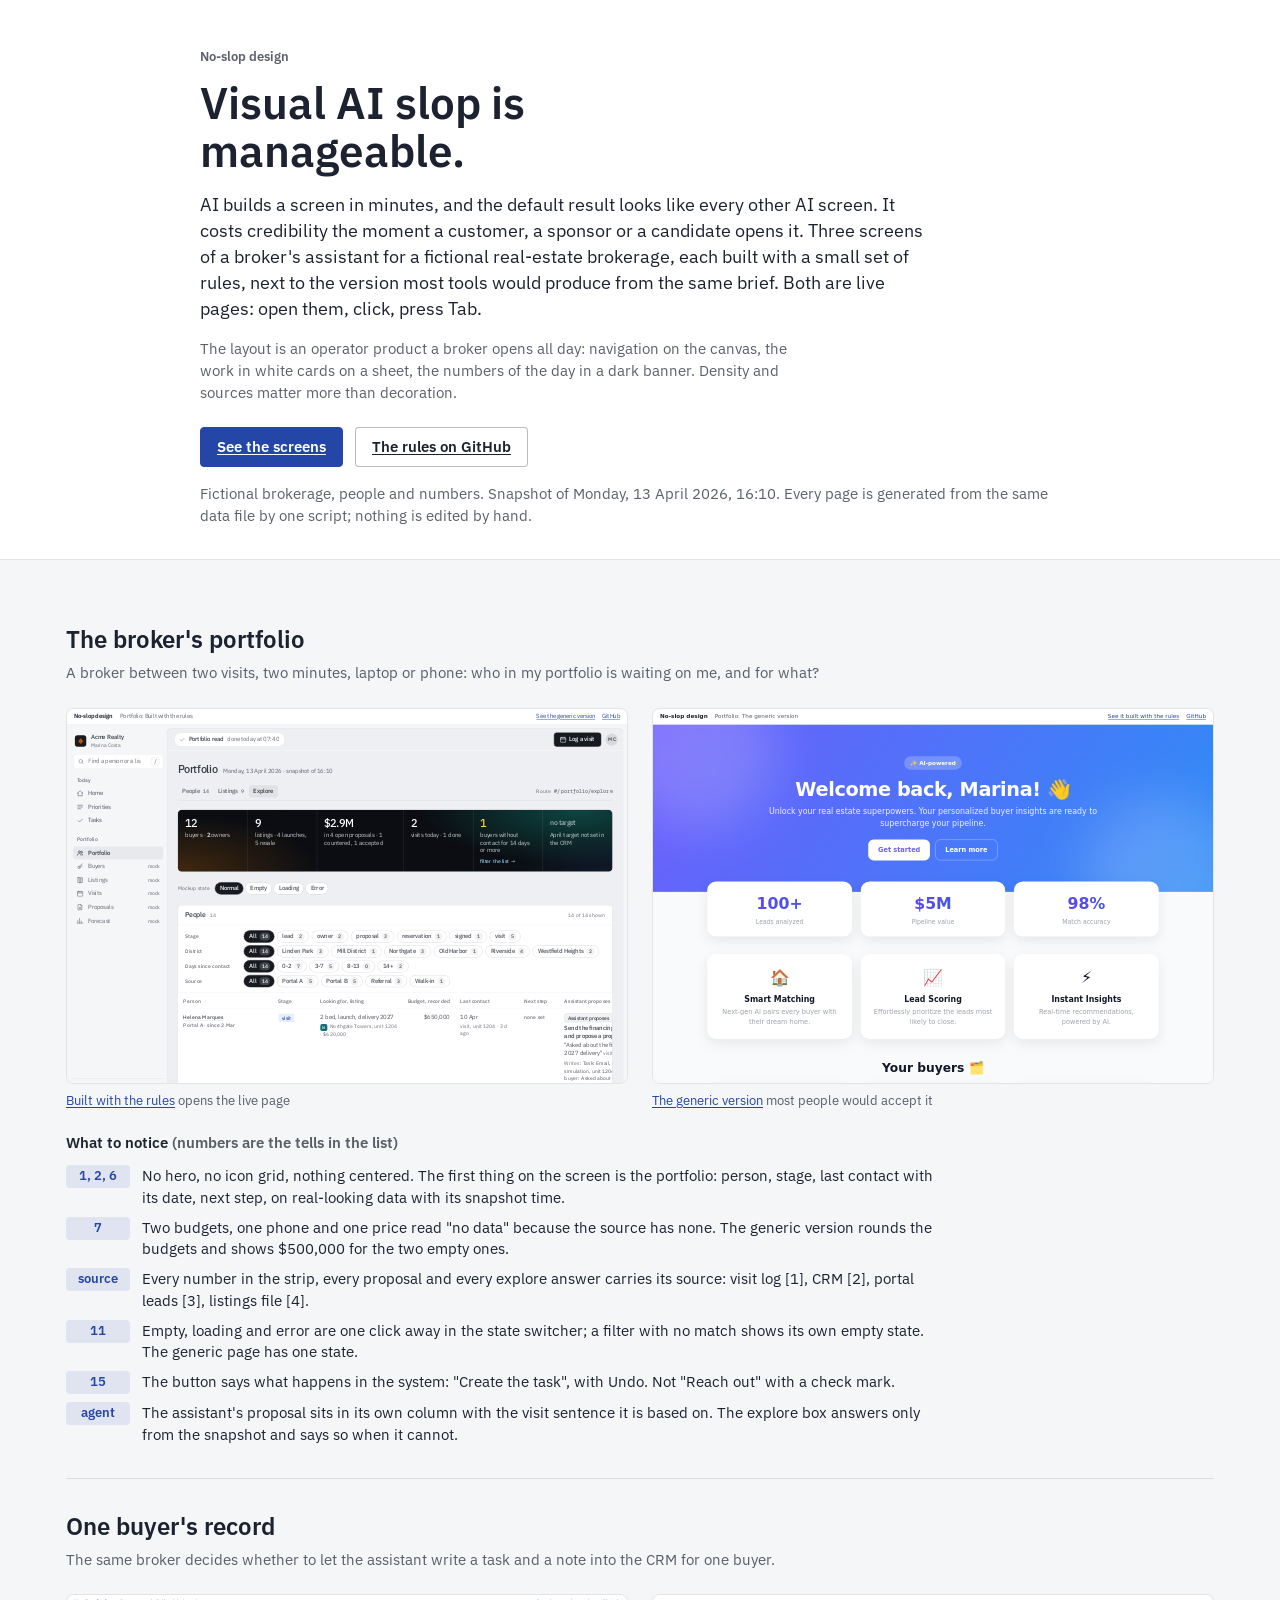
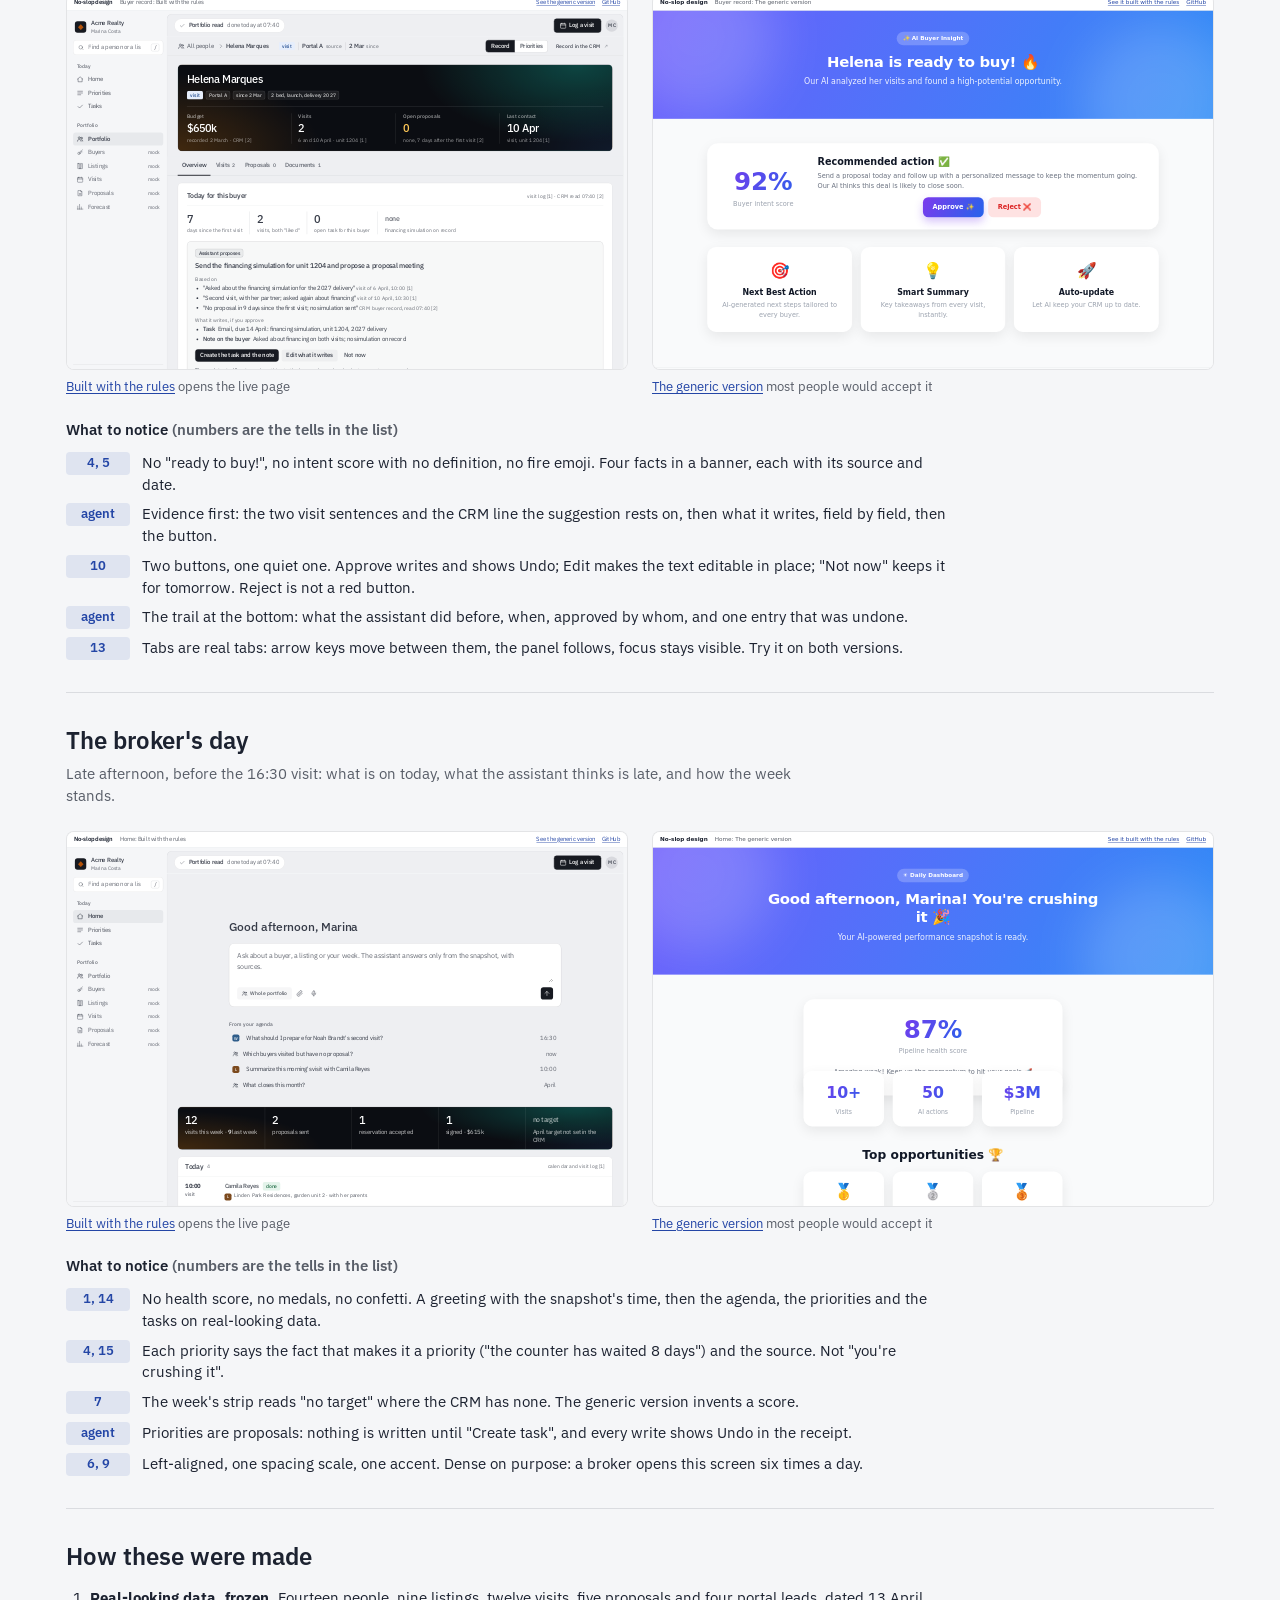
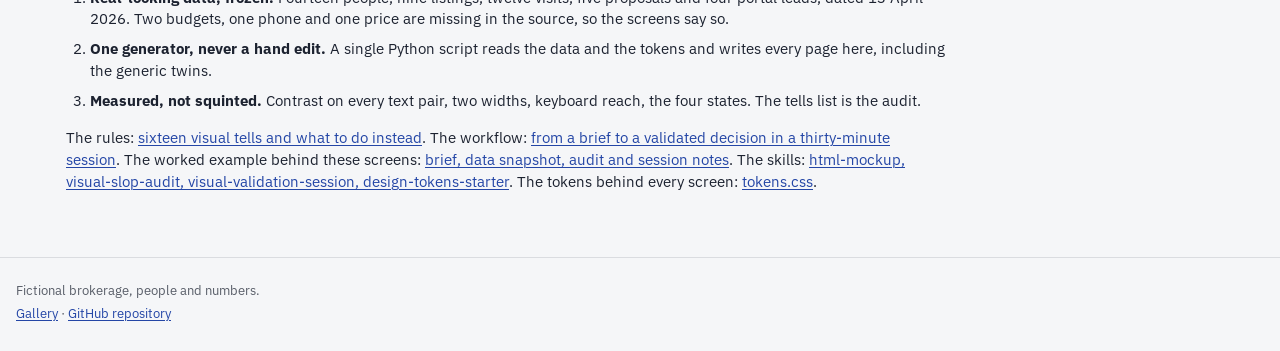
<file: site/index.html>
<!doctype html>
<html lang="en">
<head>
<meta charset="utf-8">
<meta name="viewport" content="width=device-width, initial-scale=1">
<title>No-slop design</title>
<meta name="description" content="Visual AI slop is manageable. Three screens of a broker&#x27;s assistant built with a small set of rules, each next to the generic version most tools would produce. Live pages, real-looking data, measured checks.">
<link rel="canonical" href="https://benyoumen.github.io/no-slop-design/index.html">
<meta property="og:type" content="website">
<meta property="og:title" content="No-slop design">
<meta property="og:description" content="Visual AI slop is manageable. Three screens of a broker&#x27;s assistant built with a small set of rules, each next to the generic version most tools would produce. Live pages, real-looking data, measured checks.">
<meta property="og:url" content="https://benyoumen.github.io/no-slop-design/index.html">
<meta property="og:image" content="https://benyoumen.github.io/no-slop-design/og.svg">
<meta name="twitter:card" content="summary_large_image">
<link rel="preconnect" href="https://fonts.googleapis.com"><link rel="preconnect" href="https://fonts.gstatic.com" crossorigin><link href="https://fonts.googleapis.com/css2?family=IBM+Plex+Sans:wght@400;500;600&family=DM+Mono:wght@400;500&display=swap" rel="stylesheet">
<link rel="stylesheet" href="tokens.css"><link rel="stylesheet" href="gallery.css">
</head>
<body class="gallery">


<header class="g-head">
  <div class="g-head-inner">
    <p class="site-name">No-slop design</p>
    <h1>Visual AI slop is manageable.</h1>
    <p class="lede">AI builds a screen in minutes, and the default result looks like every other AI screen. It costs credibility the moment a customer, a sponsor or a candidate opens it. Three screens of a broker's assistant for a fictional real-estate brokerage, each built with a small set of rules, next to the version most tools would produce from the same brief. Both are live pages: open them, click, press Tab.</p>
    <p class="lede-2">The layout is an operator product a broker opens all day: navigation on the canvas, the work in white cards on a sheet, the numbers of the day in a dark banner. Density and sources matter more than decoration.</p>
    <p class="actions"><a class="btn btn-primary" href="#pairs">See the screens</a> <a class="btn" href="https://github.com/Benyoumen/no-slop-design">The rules on GitHub</a></p>
    <p class="muted">Fictional brokerage, people and numbers. Snapshot of Monday, 13 April 2026, 16:10. Every page is generated from the same data file by one script; nothing is edited by hand.</p>
  </div>
</header>
<main class="g-body" id="pairs">

<section class="pair" aria-labelledby="h-portfolio-explore">
  <div class="pair-head">
    <h2 id="h-portfolio-explore">The broker&#x27;s portfolio</h2>
    <p class="job">A broker between two visits, two minutes, laptop or phone: who in my portfolio is waiting on me, and for what?</p>
  </div>
  <div class="pair-grid">
    <figure class="shot">
      <div class="preview" data-w="1280" data-h="860"><iframe src="portfolio-explore.html" title="The broker&#x27;s portfolio, built with the rules" loading="lazy" tabindex="-1" aria-hidden="true"></iframe></div>
      <figcaption><a href="portfolio-explore.html">Built with the rules</a> <span class="muted">opens the live page</span></figcaption>
    </figure>
    <figure class="shot">
      <div class="preview" data-w="1280" data-h="860"><iframe src="portfolio-explore-generic.html" title="The broker&#x27;s portfolio, the generic version" loading="lazy" tabindex="-1" aria-hidden="true"></iframe></div>
      <figcaption><a href="portfolio-explore-generic.html">The generic version</a> <span class="muted">most people would accept it</span></figcaption>
    </figure>
  </div>
  <div class="notice-list">
    <h3>What to notice <span class="muted">(numbers are the tells in the list)</span></h3>
    <ul><li><span class="tell">1, 2, 6</span><span>No hero, no icon grid, nothing centered. The first thing on the screen is the portfolio: person, stage, last contact with its date, next step, on real-looking data with its snapshot time.</span></li><li><span class="tell">7</span><span>Two budgets, one phone and one price read &quot;no data&quot; because the source has none. The generic version rounds the budgets and shows $500,000 for the two empty ones.</span></li><li><span class="tell">source</span><span>Every number in the strip, every proposal and every explore answer carries its source: visit log [1], CRM [2], portal leads [3], listings file [4].</span></li><li><span class="tell">11</span><span>Empty, loading and error are one click away in the state switcher; a filter with no match shows its own empty state. The generic page has one state.</span></li><li><span class="tell">15</span><span>The button says what happens in the system: &quot;Create the task&quot;, with Undo. Not &quot;Reach out&quot; with a check mark.</span></li><li><span class="tell">agent</span><span>The assistant&#x27;s proposal sits in its own column with the visit sentence it is based on. The explore box answers only from the snapshot and says so when it cannot.</span></li></ul>
  </div>
</section>

<section class="pair" aria-labelledby="h-buyer-record">
  <div class="pair-head">
    <h2 id="h-buyer-record">One buyer&#x27;s record</h2>
    <p class="job">The same broker decides whether to let the assistant write a task and a note into the CRM for one buyer.</p>
  </div>
  <div class="pair-grid">
    <figure class="shot">
      <div class="preview" data-w="1280" data-h="860"><iframe src="buyer-record.html" title="One buyer&#x27;s record, built with the rules" loading="lazy" tabindex="-1" aria-hidden="true"></iframe></div>
      <figcaption><a href="buyer-record.html">Built with the rules</a> <span class="muted">opens the live page</span></figcaption>
    </figure>
    <figure class="shot">
      <div class="preview" data-w="1280" data-h="860"><iframe src="buyer-record-generic.html" title="One buyer&#x27;s record, the generic version" loading="lazy" tabindex="-1" aria-hidden="true"></iframe></div>
      <figcaption><a href="buyer-record-generic.html">The generic version</a> <span class="muted">most people would accept it</span></figcaption>
    </figure>
  </div>
  <div class="notice-list">
    <h3>What to notice <span class="muted">(numbers are the tells in the list)</span></h3>
    <ul><li><span class="tell">4, 5</span><span>No &quot;ready to buy!&quot;, no intent score with no definition, no fire emoji. Four facts in a banner, each with its source and date.</span></li><li><span class="tell">agent</span><span>Evidence first: the two visit sentences and the CRM line the suggestion rests on, then what it writes, field by field, then the button.</span></li><li><span class="tell">10</span><span>Two buttons, one quiet one. Approve writes and shows Undo; Edit makes the text editable in place; &quot;Not now&quot; keeps it for tomorrow. Reject is not a red button.</span></li><li><span class="tell">agent</span><span>The trail at the bottom: what the assistant did before, when, approved by whom, and one entry that was undone.</span></li><li><span class="tell">13</span><span>Tabs are real tabs: arrow keys move between them, the panel follows, focus stays visible. Try it on both versions.</span></li></ul>
  </div>
</section>

<section class="pair" aria-labelledby="h-home">
  <div class="pair-head">
    <h2 id="h-home">The broker&#x27;s day</h2>
    <p class="job">Late afternoon, before the 16:30 visit: what is on today, what the assistant thinks is late, and how the week stands.</p>
  </div>
  <div class="pair-grid">
    <figure class="shot">
      <div class="preview" data-w="1280" data-h="860"><iframe src="home.html" title="The broker&#x27;s day, built with the rules" loading="lazy" tabindex="-1" aria-hidden="true"></iframe></div>
      <figcaption><a href="home.html">Built with the rules</a> <span class="muted">opens the live page</span></figcaption>
    </figure>
    <figure class="shot">
      <div class="preview" data-w="1280" data-h="860"><iframe src="home-generic.html" title="The broker&#x27;s day, the generic version" loading="lazy" tabindex="-1" aria-hidden="true"></iframe></div>
      <figcaption><a href="home-generic.html">The generic version</a> <span class="muted">most people would accept it</span></figcaption>
    </figure>
  </div>
  <div class="notice-list">
    <h3>What to notice <span class="muted">(numbers are the tells in the list)</span></h3>
    <ul><li><span class="tell">1, 14</span><span>No health score, no medals, no confetti. A greeting with the snapshot&#x27;s time, then the agenda, the priorities and the tasks on real-looking data.</span></li><li><span class="tell">4, 15</span><span>Each priority says the fact that makes it a priority (&quot;the counter has waited 8 days&quot;) and the source. Not &quot;you&#x27;re crushing it&quot;.</span></li><li><span class="tell">7</span><span>The week&#x27;s strip reads &quot;no target&quot; where the CRM has none. The generic version invents a score.</span></li><li><span class="tell">agent</span><span>Priorities are proposals: nothing is written until &quot;Create task&quot;, and every write shows Undo in the receipt.</span></li><li><span class="tell">6, 9</span><span>Left-aligned, one spacing scale, one accent. Dense on purpose: a broker opens this screen six times a day.</span></li></ul>
  </div>
</section>

<section class="how" aria-labelledby="h-how">
  <h2 id="h-how">How these were made</h2>
  <ol class="how-list">
    <li><strong>Real-looking data, frozen.</strong> Fourteen people, nine listings, twelve visits, five proposals and four portal leads, dated 13 April 2026. Two budgets, one phone and one price are missing in the source, so the screens say so.</li>
    <li><strong>One generator, never a hand edit.</strong> A single Python script reads the data and the tokens and writes every page here, including the generic twins.</li>
    <li><strong>Measured, not squinted.</strong> Contrast on every text pair, two widths, keyboard reach, the four states. The tells list is the audit.</li>
  </ol>
  <p>The rules: <a href="https://github.com/Benyoumen/no-slop-design/blob/main/docs/visual-slop-tells.md">sixteen visual tells and what to do instead</a>. The workflow: <a href="https://github.com/Benyoumen/no-slop-design/blob/main/docs/mockup-first.md">from a brief to a validated decision in a thirty-minute session</a>. The worked example behind these screens: <a href="https://github.com/Benyoumen/no-slop-design/tree/main/examples/acme-realty">brief, data snapshot, audit and session notes</a>. The skills: <a href="https://github.com/Benyoumen/no-slop-design/tree/main/skills">html-mockup, visual-slop-audit, visual-validation-session, design-tokens-starter</a>. The tokens behind every screen: <a href="https://github.com/Benyoumen/no-slop-design/blob/main/templates/tokens.css">tokens.css</a>.</p>
</section>
</main>

<footer class="site-footer"><p>Fictional brokerage, people and numbers.</p><p><a href="index.html">Gallery</a> · <a href="https://github.com/Benyoumen/no-slop-design">GitHub repository</a></p></footer>
<script>
(function(){
  function fit(){
    document.querySelectorAll('.preview').forEach(function(p){
      var w=parseInt(p.getAttribute('data-w'),10), h=parseInt(p.getAttribute('data-h'),10);
      var avail=p.clientWidth; var s=Math.min(1, avail/w);
      var f=p.querySelector('iframe'); f.style.width=w+'px'; f.style.height=h+'px'; f.style.transform='scale('+s+')';
      p.style.height=Math.round(h*s)+'px';
    });
  }
  fit(); window.addEventListener('resize', fit);
})();
</script>
</body>
</html>
</file>
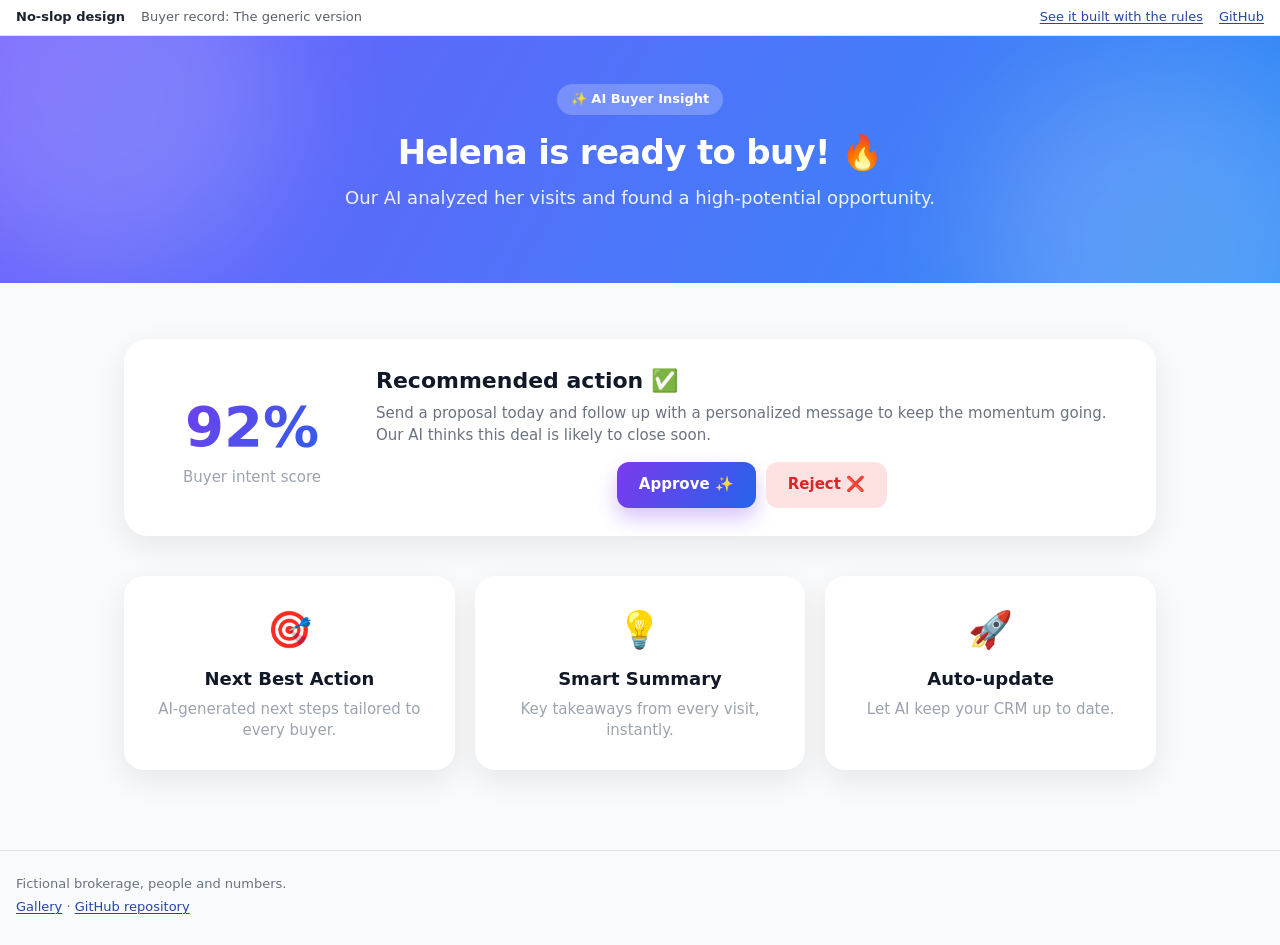
<file: site/buyer-record-generic.html>
<!doctype html>
<html lang="en">
<head>
<meta charset="utf-8">
<meta name="viewport" content="width=device-width, initial-scale=1">
<title>Buyer record, the generic version</title>
<meta name="description" content="The same buyer as a typical generated screen: an intent score with no definition, two colored buttons, no evidence, no trail.">
<link rel="canonical" href="https://benyoumen.github.io/no-slop-design/buyer-record-generic.html">
<meta property="og:type" content="website">
<meta property="og:title" content="Buyer record, the generic version">
<meta property="og:description" content="The same buyer as a typical generated screen: an intent score with no definition, two colored buttons, no evidence, no trail.">
<meta property="og:url" content="https://benyoumen.github.io/no-slop-design/buyer-record-generic.html">
<meta property="og:image" content="https://benyoumen.github.io/no-slop-design/og.svg">
<meta name="twitter:card" content="summary_large_image">
<link rel="preconnect" href="https://fonts.googleapis.com"><link rel="preconnect" href="https://fonts.gstatic.com" crossorigin><link href="https://fonts.googleapis.com/css2?family=IBM+Plex+Sans:wght@400;500;600&family=DM+Mono:wght@400;500&display=swap" rel="stylesheet">
<link rel="stylesheet" href="tokens.css"><link rel="stylesheet" href="screens.css">
</head>
<body class="generic">
<div class="frame" role="region" aria-label="Gallery frame"><a class="frame-home" href="index.html">No-slop design</a><span class="frame-label">Buyer record: The generic version</span><a class="frame-twin" href="buyer-record.html">See it built with the rules</a><a class="frame-repo" href="https://github.com/Benyoumen/no-slop-design">GitHub</a></div>

<header class="g-hero g-hero-small">
  <div class="g-hero-inner">
    <span class="g-pill">✨ AI Buyer Insight</span>
    <h1>Helena is ready to buy! 🔥</h1>
    <p class="g-lead">Our AI analyzed her visits and found a high-potential opportunity.</p>
  </div>
</header>
<main class="g-main">
  <section class="g-insight">
    <div class="g-score"><p class="g-score-value">92%</p><p class="g-score-label">Buyer intent score</p></div>
    <div class="g-insight-text">
      <h2>Recommended action ✅</h2>
      <p>Send a proposal today and follow up with a personalized message to keep the momentum going. Our AI thinks this deal is likely to close soon.</p>
      <div class="g-actions"><button type="button" class="g-btn g-btn-primary">Approve ✨</button><button type="button" class="g-btn g-btn-danger">Reject ❌</button></div>
    </div>
  </section>
  <section class="g-features">
    <div class="g-feature"><div class="g-icon">🎯</div><h3>Next Best Action</h3><p>AI-generated next steps tailored to every buyer.</p></div>
    <div class="g-feature"><div class="g-icon">💡</div><h3>Smart Summary</h3><p>Key takeaways from every visit, instantly.</p></div>
    <div class="g-feature"><div class="g-icon">🚀</div><h3>Auto-update</h3><p>Let AI keep your CRM up to date.</p></div>
  </section>
</main>

<footer class="site-footer"><p>Fictional brokerage, people and numbers.</p><p><a href="index.html">Gallery</a> · <a href="https://github.com/Benyoumen/no-slop-design">GitHub repository</a></p></footer>

</body>
</html>
</file>
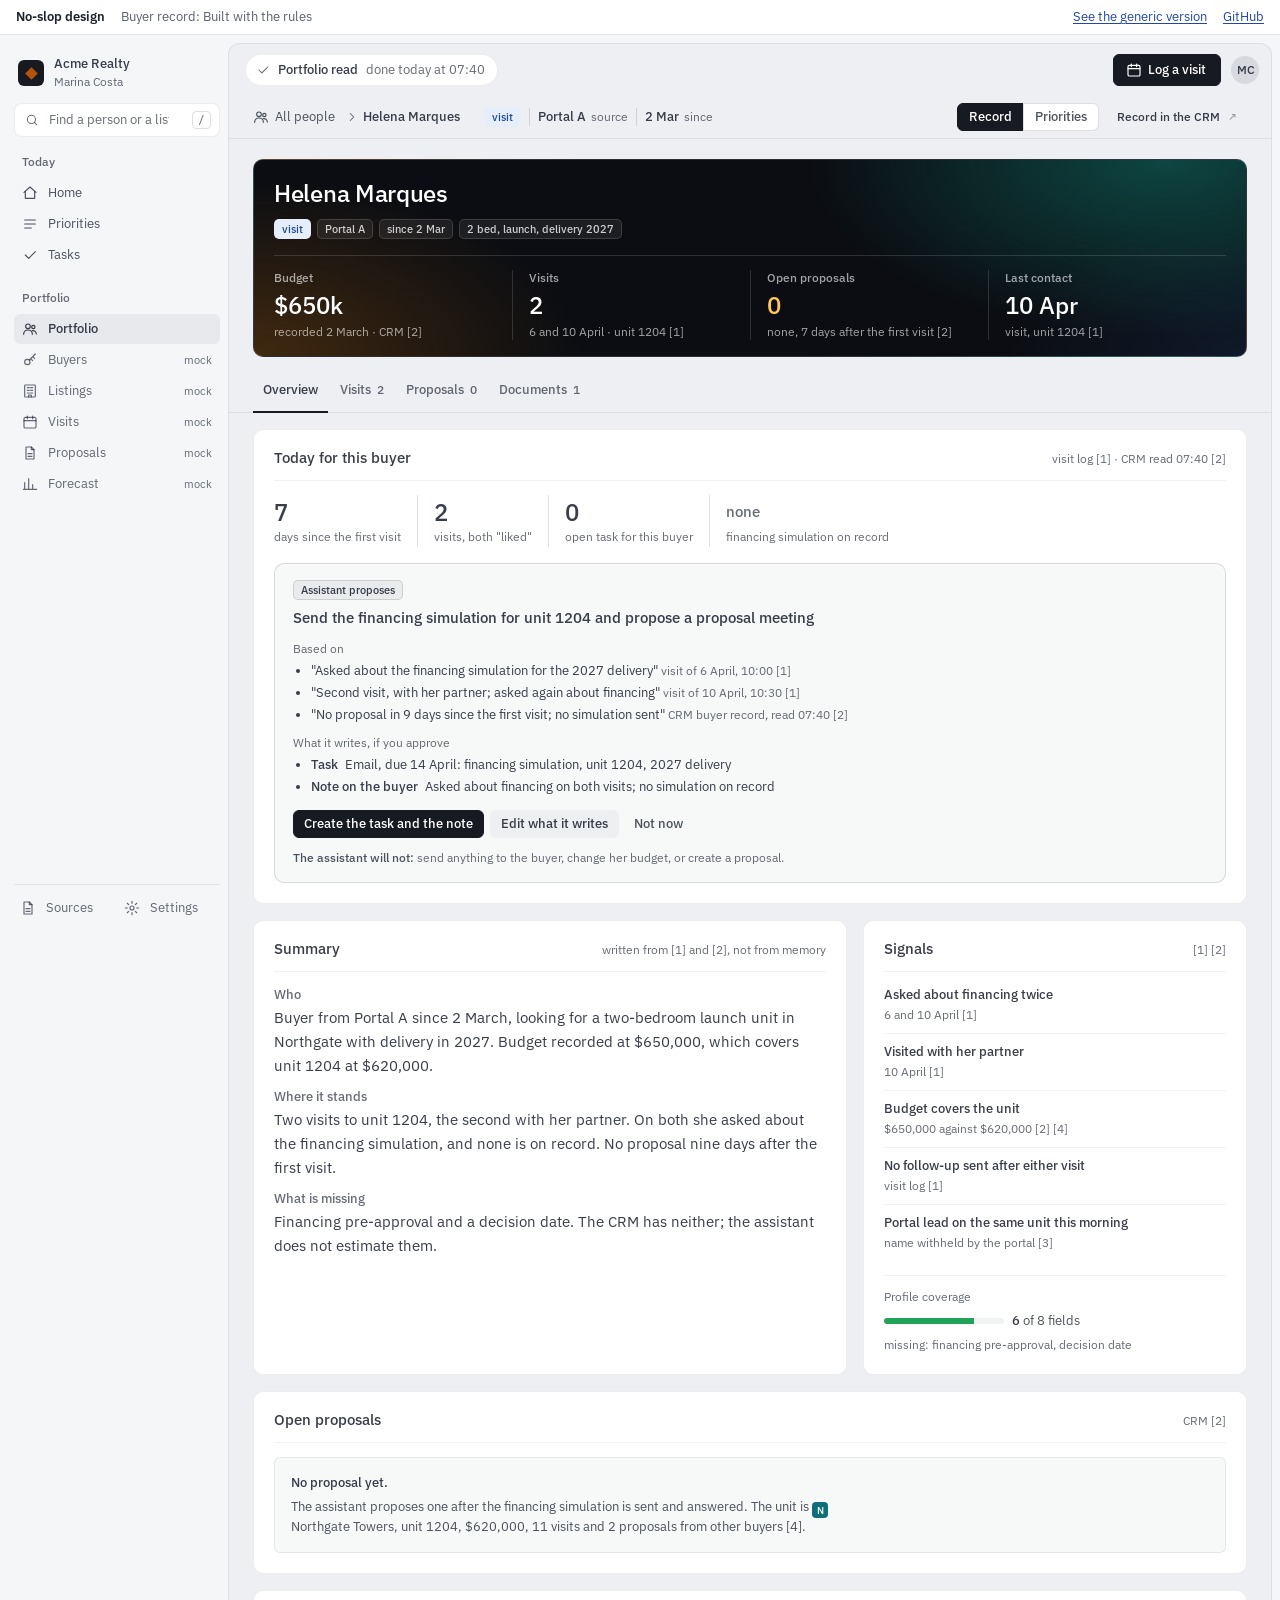
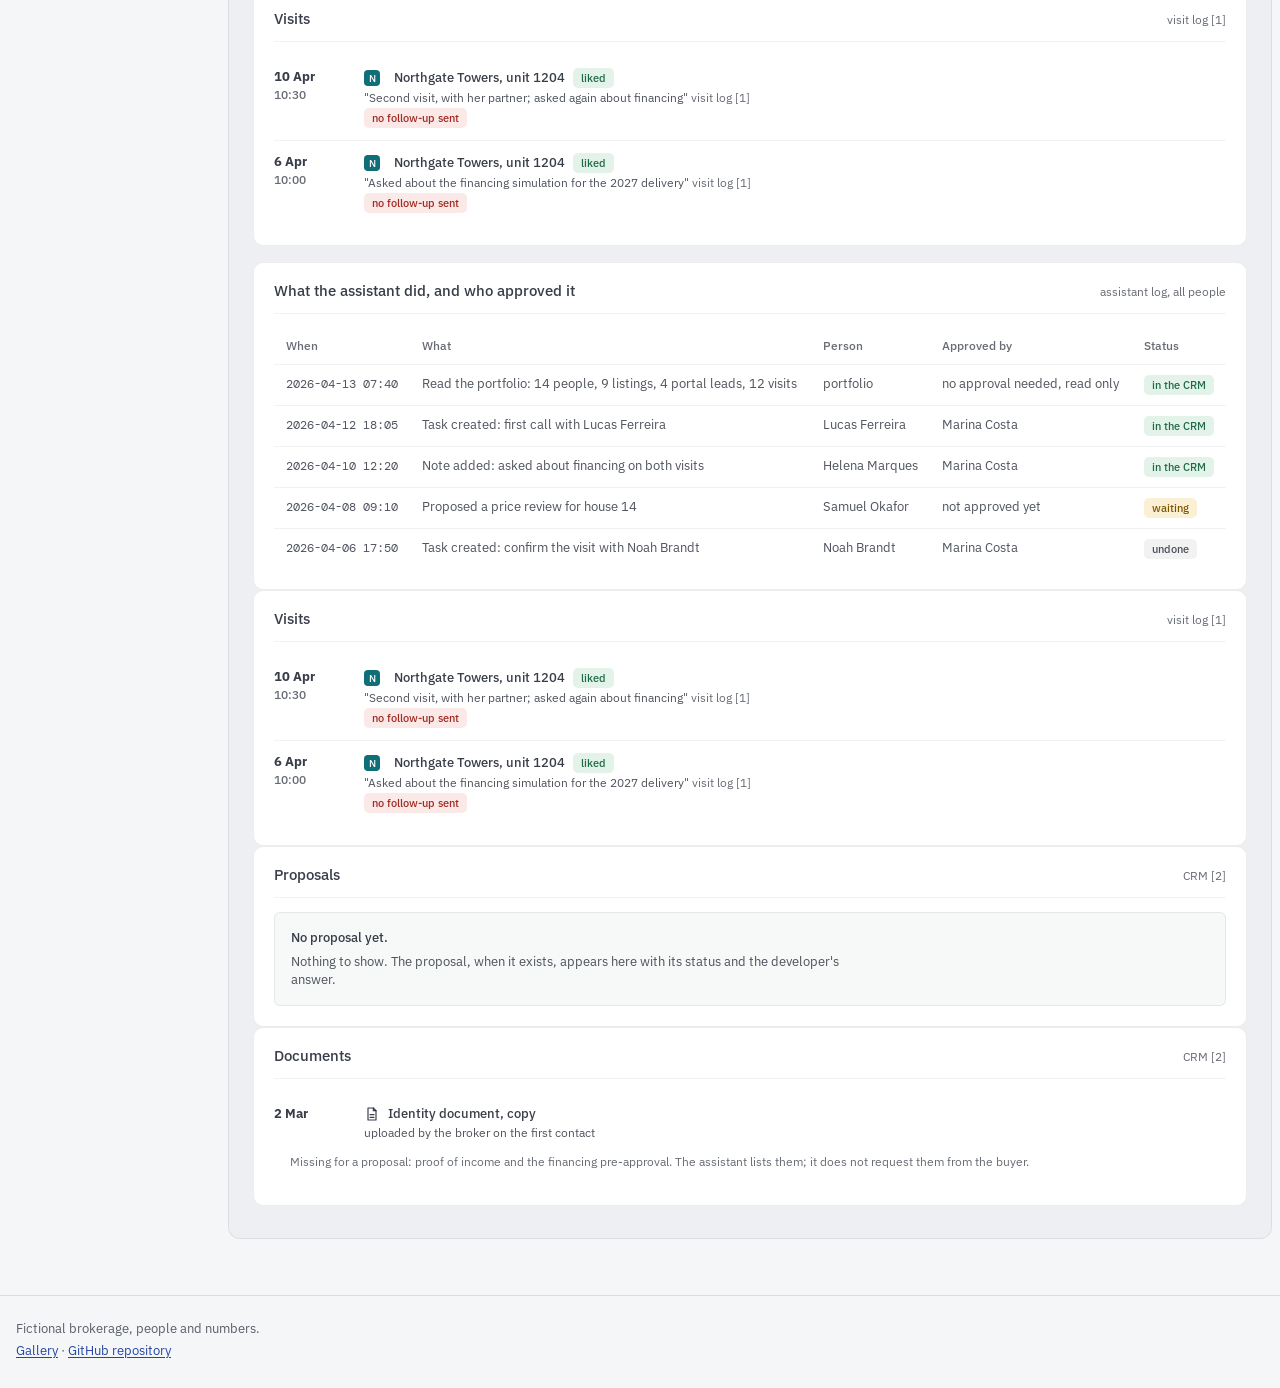
<file: site/buyer-record.html>
<!doctype html>
<html lang="en">
<head>
<meta charset="utf-8">
<meta name="viewport" content="width=device-width, initial-scale=1">
<title>Buyer record, built with the rules</title>
<meta name="description" content="One buyer&#x27;s record: the facts in a banner with their sources, the assistant&#x27;s suggestion with its evidence and what it writes, approval with undo, the summary, the signals, the visits and the trail of what the assistant did before.">
<link rel="canonical" href="https://benyoumen.github.io/no-slop-design/buyer-record.html">
<meta property="og:type" content="website">
<meta property="og:title" content="Buyer record, built with the rules">
<meta property="og:description" content="One buyer&#x27;s record: the facts in a banner with their sources, the assistant&#x27;s suggestion with its evidence and what it writes, approval with undo, the summary, the signals, the visits and the trail of what the assistant did before.">
<meta property="og:url" content="https://benyoumen.github.io/no-slop-design/buyer-record.html">
<meta property="og:image" content="https://benyoumen.github.io/no-slop-design/og.svg">
<meta name="twitter:card" content="summary_large_image">
<link rel="preconnect" href="https://fonts.googleapis.com"><link rel="preconnect" href="https://fonts.gstatic.com" crossorigin><link href="https://fonts.googleapis.com/css2?family=IBM+Plex+Sans:wght@400;500;600&family=DM+Mono:wght@400;500&display=swap" rel="stylesheet">
<link rel="stylesheet" href="tokens.css"><link rel="stylesheet" href="screens.css">
</head>
<body class="screen">
<div class="frame" role="region" aria-label="Gallery frame"><a class="frame-home" href="index.html">No-slop design</a><span class="frame-label">Buyer record: Built with the rules</span><a class="frame-twin" href="buyer-record-generic.html">See the generic version</a><a class="frame-repo" href="https://github.com/Benyoumen/no-slop-design">GitHub</a></div>

<div class="app">
  <aside class="side">
    <div class="side-top">
      <div class="ws"><span class="ws-mk" aria-hidden="true"></span><span class="ws-t"><b>Acme Realty</b><span class="who">Marina Costa</span></span></div>
      <form class="acct" role="search" aria-label="Find a person or a listing">
        <label class="sr" for="find">Find a person or a listing</label>
        <div class="acct-b"><svg class="ico" width="14" height="14" viewBox="0 0 24 24" fill="none" stroke="currentColor" stroke-width="1.75" stroke-linecap="round" stroke-linejoin="round" aria-hidden="true" focusable="false"><circle cx="11" cy="11" r="7"/><path d="M20 20l-3.5-3.5"/></svg><input id="find" class="acct-in" type="search" placeholder="Find a person or a listing" autocomplete="off"><kbd aria-hidden="true">/</kbd></div>
      </form>
    </div>
    <nav class="nav" aria-label="Sections">
      <div class="nav-g">Today</div><a class="nav-i" href="home.html"><svg class="ico" width="16" height="16" viewBox="0 0 24 24" fill="none" stroke="currentColor" stroke-width="1.75" stroke-linecap="round" stroke-linejoin="round" aria-hidden="true" focusable="false"><path d="M3 11l9-8 9 8"/><path d="M5 10v10h14V10"/></svg><span class="lb">Home</span></a><a class="nav-i" href="home.html#priorities"><svg class="ico" width="16" height="16" viewBox="0 0 24 24" fill="none" stroke="currentColor" stroke-width="1.75" stroke-linecap="round" stroke-linejoin="round" aria-hidden="true" focusable="false"><path d="M4 6h16M4 12h16M4 18h10"/></svg><span class="lb">Priorities</span></a><a class="nav-i" href="home.html#tasks"><svg class="ico" width="16" height="16" viewBox="0 0 24 24" fill="none" stroke="currentColor" stroke-width="1.75" stroke-linecap="round" stroke-linejoin="round" aria-hidden="true" focusable="false"><path d="M5 12l5 5L20 7"/></svg><span class="lb">Tasks</span></a><div class="nav-g">Portfolio</div><a class="nav-i on" href="portfolio-explore.html" aria-current="page"><svg class="ico" width="16" height="16" viewBox="0 0 24 24" fill="none" stroke="currentColor" stroke-width="1.75" stroke-linecap="round" stroke-linejoin="round" aria-hidden="true" focusable="false"><circle cx="9" cy="8" r="3.5"/><path d="M2.5 20a6.5 6.5 0 0 1 13 0"/><circle cx="17" cy="9" r="2.5"/><path d="M15.5 14.5a5 5 0 0 1 6 5"/></svg><span class="lb">Portfolio</span></a><span class="nav-i is-mock" title="Not in this mockup"><svg class="ico" width="16" height="16" viewBox="0 0 24 24" fill="none" stroke="currentColor" stroke-width="1.75" stroke-linecap="round" stroke-linejoin="round" aria-hidden="true" focusable="false"><circle cx="8" cy="15" r="4"/><path d="M11 12l9-9M16 7l3 3M13 10l3 3"/></svg><span class="lb">Buyers</span><span class="nav-n">mock</span></span><span class="nav-i is-mock" title="Not in this mockup"><svg class="ico" width="16" height="16" viewBox="0 0 24 24" fill="none" stroke="currentColor" stroke-width="1.75" stroke-linecap="round" stroke-linejoin="round" aria-hidden="true" focusable="false"><rect x="4" y="3" width="16" height="18" rx="1"/><path d="M8 7h3M13 7h3M8 11h3M13 11h3M8 15h3M13 15h3M10 21v-3h4v3"/></svg><span class="lb">Listings</span><span class="nav-n">mock</span></span><span class="nav-i is-mock" title="Not in this mockup"><svg class="ico" width="16" height="16" viewBox="0 0 24 24" fill="none" stroke="currentColor" stroke-width="1.75" stroke-linecap="round" stroke-linejoin="round" aria-hidden="true" focusable="false"><rect x="3" y="5" width="18" height="16" rx="2"/><path d="M3 10h18M8 3v4M16 3v4"/></svg><span class="lb">Visits</span><span class="nav-n">mock</span></span><span class="nav-i is-mock" title="Not in this mockup"><svg class="ico" width="16" height="16" viewBox="0 0 24 24" fill="none" stroke="currentColor" stroke-width="1.75" stroke-linecap="round" stroke-linejoin="round" aria-hidden="true" focusable="false"><path d="M6 3h8l4 4v14H6z"/><path d="M14 3v4h4M9 13h6M9 17h6"/></svg><span class="lb">Proposals</span><span class="nav-n">mock</span></span><span class="nav-i is-mock" title="Not in this mockup"><svg class="ico" width="16" height="16" viewBox="0 0 24 24" fill="none" stroke="currentColor" stroke-width="1.75" stroke-linecap="round" stroke-linejoin="round" aria-hidden="true" focusable="false"><path d="M4 20V10M10 20V4M16 20v-7M22 20H2"/></svg><span class="lb">Forecast</span><span class="nav-n">mock</span></span>
      <div class="nav-foot">
        <span class="nav-i is-mock" title="Not in this mockup"><svg class="ico" width="16" height="16" viewBox="0 0 24 24" fill="none" stroke="currentColor" stroke-width="1.75" stroke-linecap="round" stroke-linejoin="round" aria-hidden="true" focusable="false"><path d="M6 3h8l4 4v14H6z"/><path d="M14 3v4h4M9 13h6M9 17h6"/></svg><span class="lb">Sources</span></span>
        <span class="nav-i is-mock" title="Not in this mockup"><svg class="ico" width="16" height="16" viewBox="0 0 24 24" fill="none" stroke="currentColor" stroke-width="1.75" stroke-linecap="round" stroke-linejoin="round" aria-hidden="true" focusable="false"><circle cx="12" cy="12" r="3"/><path d="M12 2v3M12 19v3M2 12h3M19 12h3M4.9 4.9l2.1 2.1M17 17l2.1 2.1M4.9 19.1L7 17M17 7l2.1-2.1"/></svg><span class="lb">Settings</span></span>
      </div>
    </nav>
  </aside>
  <div class="sheet">
    <header class="hd">
      <div class="hd-in">
        <div class="job" role="status" aria-live="polite" id="job"><svg class="ico" width="14" height="14" viewBox="0 0 24 24" fill="none" stroke="currentColor" stroke-width="1.75" stroke-linecap="round" stroke-linejoin="round" aria-hidden="true" focusable="false"><path d="M5 12l5 5L20 7"/></svg><span class="job-t">Portfolio read</span><span class="job-s">done today at 07:40</span></div>
        <span class="grow"></span>
        <button type="button" class="b b-p" id="log-visit"><svg class="ico" width="16" height="16" viewBox="0 0 24 24" fill="none" stroke="currentColor" stroke-width="1.75" stroke-linecap="round" stroke-linejoin="round" aria-hidden="true" focusable="false"><rect x="3" y="5" width="18" height="16" rx="2"/><path d="M3 10h18M8 3v4M16 3v4"/></svg>Log a visit</button>
        <div class="umenu" id="umenu">
          <button type="button" class="uav" id="umenubtn" aria-expanded="false" aria-controls="umenu-l" aria-label="Account of Marina Costa">MC</button>
          <div class="pop" id="umenu-l" hidden>
            <div class="pop-id"><span class="uav" aria-hidden="true">MC</span><span class="pop-idt"><span class="pop-nm">Marina Costa</span><span class="pop-org">Broker, launches and resale</span></span></div>
            <button type="button" class="pi">Preferences<span class="sub">channel, daily summary, quiet hours</span></button>
            <button type="button" class="pi">Sources<span class="sub">where every number on this screen comes from</span></button>
          </div>
        </div>
      </div>
    </header>
    <main class="mn" id="main">
      
<div class="ctx" id="ctx">
  <span class="ctx-tr"><a class="ctx-all" href="portfolio-explore.html"><svg class="ico" width="16" height="16" viewBox="0 0 24 24" fill="none" stroke="currentColor" stroke-width="1.75" stroke-linecap="round" stroke-linejoin="round" aria-hidden="true" focusable="false"><circle cx="9" cy="8" r="3.5"/><path d="M2.5 20a6.5 6.5 0 0 1 13 0"/><circle cx="17" cy="9" r="2.5"/><path d="M15.5 14.5a5 5 0 0 1 6 5"/></svg>All people</a><span class="sep" aria-hidden="true"><svg class="ico" width="14" height="14" viewBox="0 0 24 24" fill="none" stroke="currentColor" stroke-width="1.75" stroke-linecap="round" stroke-linejoin="round" aria-hidden="true" focusable="false"><path d="M9 6l6 6-6 6"/></svg></span><span class="cn">Helena Marques</span></span>
  <span class="cf"><span class="kf"><b><span class="ch ch-info">visit</span></b></span><span class="kf"><b>Portal A</b><i>source</i></span><span class="kf"><b>2 Mar</b><i>since</i></span></span>
  <span class="ca"><span class="seg-g" role="group" aria-label="View"><span class="seg on">Record</span><a class="seg" href="home.html#priorities">Priorities</a></span><span class="b b-l b-sm is-mock" title="Not in this mockup">Record in the CRM</span></span>
</div>

      
<section class="fid" aria-labelledby="h-id">
  <div class="fid-id"><h1 id="h-id">Helena Marques</h1>
    <div class="chs"><span class="ch ch-info">visit</span><span class="ch ch-dk">Portal A</span><span class="ch ch-dk">since 2 Mar</span><span class="ch ch-dk">2 bed, launch, delivery 2027</span></div>
  </div>
  <div class="facts">
    <div class="fact"><span class="l">Budget</span><span class="v">$650k</span><span class="r">recorded 2 March · CRM [2]</span></div>
    <div class="fact"><span class="l">Visits</span><span class="v">2</span><span class="r">6 and 10 April · unit 1204 [1]</span></div>
    <div class="fact"><span class="l">Open proposals</span><span class="v hot">0</span><span class="r">none, 7 days after the first visit [2]</span></div>
    <div class="fact"><span class="l">Last contact</span><span class="v">10 Apr</span><span class="r">visit, unit 1204 [1]</span></div>
  </div>
</section>

<div class="ftabs" role="tablist" aria-label="Record sections">
  <button type="button" class="ft on" role="tab" id="tab-overview" aria-selected="true" aria-controls="panel-overview">Overview</button>
  <button type="button" class="ft" role="tab" id="tab-visits" aria-selected="false" aria-controls="panel-visits" tabindex="-1">Visits<span class="n">2</span></button>
  <button type="button" class="ft" role="tab" id="tab-proposals" aria-selected="false" aria-controls="panel-proposals" tabindex="-1">Proposals<span class="n">0</span></button>
  <button type="button" class="ft" role="tab" id="tab-docs" aria-selected="false" aria-controls="panel-docs" tabindex="-1">Documents<span class="n">1</span></button>
</div>

<div class="kpanel" id="panel-overview" role="tabpanel" aria-labelledby="tab-overview">
  <section class="blk hnc" aria-labelledby="h-today">
    <div class="blk-h"><h2 id="h-today">Today for this buyer</h2><span class="src">visit log [1] · CRM read 07:40 [2]</span></div>
    <div class="hnc-f">
      <div class="pf-i"><b>7</b><span>days since the first visit</span></div>
      <div class="pf-i"><b>2</b><span>visits, both "liked"</span></div>
      <div class="pf-i"><b>0</b><span>open task for this buyer</span></div>
      <div class="pf-i"><b class="na">none</b><span>financing simulation on record</span></div>
    </div>
    <article class="prop-card" id="prop-card">
      <span class="ch ch-prop">Assistant proposes</span>
      <h3>Send the financing simulation for unit 1204 and propose a proposal meeting</h3>
      <p class="t3">Based on</p>
      <ul class="ev"><li>"Asked about the financing simulation for the 2027 delivery" <span class="src">visit of 6 April, 10:00 [1]</span></li><li>"Second visit, with her partner; asked again about financing" <span class="src">visit of 10 April, 10:30 [1]</span></li><li>"No proposal in 9 days since the first visit; no simulation sent" <span class="src">CRM buyer record, read 07:40 [2]</span></li></ul>
      <p class="t3">What it writes, if you approve</p>
      <ul class="writes" id="writes"><li><b>Task</b> Email, due 14 April: financing simulation, unit 1204, 2027 delivery</li><li><b>Note on the buyer</b> Asked about financing on both visits; no simulation on record</li></ul>
      <div class="acts" id="prop-actions">
        <button type="button" class="b b-p" id="approve">Create the task and the note</button>
        <button type="button" class="b b-s" id="edit">Edit what it writes</button>
        <button type="button" class="b b-t" id="later">Not now</button>
      </div>
      <div class="result" id="result" hidden></div>
      <p class="never"><b>The assistant will not:</b> send anything to the buyer, change her budget, or create a proposal.</p>
    </article>
  </section>

  <div class="gr2">
    <section class="blk" aria-labelledby="h-sum">
      <div class="blk-h"><h2 id="h-sum">Summary</h2><span class="src">written from [1] and [2], not from memory</span></div>
      <div class="exec">
        <p class="exec-l">Who</p><p>Buyer from Portal A since 2 March, looking for a two-bedroom launch unit in Northgate with delivery in 2027. Budget recorded at $650,000, which covers unit 1204 at $620,000.</p>
        <p class="exec-l">Where it stands</p><p>Two visits to unit 1204, the second with her partner. On both she asked about the financing simulation, and none is on record. No proposal nine days after the first visit.</p>
        <p class="exec-l">What is missing</p><p>Financing pre-approval and a decision date. The CRM has neither; the assistant does not estimate them.</p>
      </div>
    </section>
    <section class="blk" aria-labelledby="h-signals">
      <div class="blk-h"><h2 id="h-signals">Signals</h2><span class="src">[1] [2]</span></div>
      <ul class="signals">
        <li><b>Asked about financing twice</b><span>6 and 10 April [1]</span></li>
        <li><b>Visited with her partner</b><span>10 April [1]</span></li>
        <li><b>Budget covers the unit</b><span>$650,000 against $620,000 [2] [4]</span></li>
        <li><b>No follow-up sent after either visit</b><span>visit log [1]</span></li>
        <li><b>Portal lead on the same unit this morning</b><span>name withheld by the portal [3]</span></li>
      </ul>
      <div class="cov"><span class="t3">Profile coverage</span><span class="pb" aria-label="6 of 8 fields filled"><span class="tr"><i class="ok" style="width:75%"></i></span><span class="pl"><b>6</b> of 8 fields</span></span><p class="t3">missing: financing pre-approval, decision date</p></div>
    </section>
  </div>

  <section class="blk" aria-labelledby="h-props">
    <div class="blk-h"><h2 id="h-props">Open proposals</h2><span class="src">CRM [2]</span></div>
    <div class="empty soft"><b>No proposal yet.</b><p>The assistant proposes one after the financing simulation is sent and answered. The unit is <span class="lg lg-2" aria-hidden="true">N</span>Northgate Towers, unit 1204, <span class="num">$620,000</span>, 11 visits and 2 proposals from other buyers [4].</p></div>
  </section>

  <section class="blk" aria-labelledby="h-visits">
    <div class="blk-h"><h2 id="h-visits">Visits</h2><span class="src">visit log [1]</span></div>
    <ul class="ag"><li class="vrow"><span class="wh"><b>10 Apr</b><small>10:30</small></span><span><span class="tt"><span class="lg lg-2" aria-hidden="true">N</span>Northgate Towers, unit 1204 <span class="ch ch-ok">liked</span></span><span class="ds">"Second visit, with her partner; asked again about financing" <span class="src">visit log [1]</span></span><span class="ds"><span class="ch ch-bad">no follow-up sent</span></span></span></li><li class="vrow"><span class="wh"><b>6 Apr</b><small>10:00</small></span><span><span class="tt"><span class="lg lg-2" aria-hidden="true">N</span>Northgate Towers, unit 1204 <span class="ch ch-ok">liked</span></span><span class="ds">"Asked about the financing simulation for the 2027 delivery" <span class="src">visit log [1]</span></span><span class="ds"><span class="ch ch-bad">no follow-up sent</span></span></span></li></ul>
  </section>

  <section class="blk" aria-labelledby="h-trail">
    <div class="blk-h"><h2 id="h-trail">What the assistant did, and who approved it</h2><span class="src">assistant log, all people</span></div>
    <div class="tbw"><table class="tb"><thead><tr><th scope="col">When</th><th scope="col">What</th><th scope="col">Person</th><th scope="col">Approved by</th><th scope="col">Status</th></tr></thead><tbody id="trail-rows"><tr><td class="num mono">2026-04-13 07:40</td><td>Read the portfolio: 14 people, 9 listings, 4 portal leads, 12 visits</td><td>portfolio</td><td>no approval needed, read only</td><td><span class="ch ch-ok">in the CRM</span></td></tr><tr><td class="num mono">2026-04-12 18:05</td><td>Task created: first call with Lucas Ferreira</td><td>Lucas Ferreira</td><td>Marina Costa</td><td><span class="ch ch-ok">in the CRM</span></td></tr><tr><td class="num mono">2026-04-10 12:20</td><td>Note added: asked about financing on both visits</td><td>Helena Marques</td><td>Marina Costa</td><td><span class="ch ch-ok">in the CRM</span></td></tr><tr><td class="num mono">2026-04-08 09:10</td><td>Proposed a price review for house 14</td><td>Samuel Okafor</td><td>not approved yet</td><td><span class="ch ch-warn">waiting</span></td></tr><tr><td class="num mono">2026-04-06 17:50</td><td>Task created: confirm the visit with Noah Brandt</td><td>Noah Brandt</td><td>Marina Costa</td><td><span class="ch ch-neu">undone</span></td></tr></tbody></table></div>
  </section>
</div>

<div class="kpanel" id="panel-visits" role="tabpanel" aria-labelledby="tab-visits" hidden>
  <section class="blk"><div class="blk-h"><h2>Visits</h2><span class="src">visit log [1]</span></div><ul class="ag"><li class="vrow"><span class="wh"><b>10 Apr</b><small>10:30</small></span><span><span class="tt"><span class="lg lg-2" aria-hidden="true">N</span>Northgate Towers, unit 1204 <span class="ch ch-ok">liked</span></span><span class="ds">"Second visit, with her partner; asked again about financing" <span class="src">visit log [1]</span></span><span class="ds"><span class="ch ch-bad">no follow-up sent</span></span></span></li><li class="vrow"><span class="wh"><b>6 Apr</b><small>10:00</small></span><span><span class="tt"><span class="lg lg-2" aria-hidden="true">N</span>Northgate Towers, unit 1204 <span class="ch ch-ok">liked</span></span><span class="ds">"Asked about the financing simulation for the 2027 delivery" <span class="src">visit log [1]</span></span><span class="ds"><span class="ch ch-bad">no follow-up sent</span></span></span></li></ul></section>
</div>
<div class="kpanel" id="panel-proposals" role="tabpanel" aria-labelledby="tab-proposals" hidden>
  <section class="blk"><div class="blk-h"><h2>Proposals</h2><span class="src">CRM [2]</span></div><div class="empty soft"><b>No proposal yet.</b><p>Nothing to show. The proposal, when it exists, appears here with its status and the developer's answer.</p></div></section>
</div>
<div class="kpanel" id="panel-docs" role="tabpanel" aria-labelledby="tab-docs" hidden>
  <section class="blk"><div class="blk-h"><h2>Documents</h2><span class="src">CRM [2]</span></div><ul class="ag"><li class="vrow"><span class="wh"><b>2 Mar</b></span><span><span class="tt"><svg class="ico" width="16" height="16" viewBox="0 0 24 24" fill="none" stroke="currentColor" stroke-width="1.75" stroke-linecap="round" stroke-linejoin="round" aria-hidden="true" focusable="false"><path d="M6 3h8l4 4v14H6z"/><path d="M14 3v4h4M9 13h6M9 17h6"/></svg>Identity document, copy</span><span class="ds">uploaded by the broker on the first contact</span></span></li></ul><p class="t3 pad">Missing for a proposal: proof of income and the financing pre-approval. The assistant lists them; it does not request them from the buyer.</p></section>
</div>

    </main>
  </div>
</div>

<footer class="site-footer"><p>Fictional brokerage, people and numbers.</p><p><a href="index.html">Gallery</a> · <a href="https://github.com/Benyoumen/no-slop-design">GitHub repository</a></p></footer>
<script>
(function(){
  var btn=document.getElementById('umenubtn'), pop=document.getElementById('umenu-l'), menu=document.getElementById('umenu');
  if(btn&&pop){
    function close(){pop.hidden=true;btn.setAttribute('aria-expanded','false');menu.classList.remove('open');}
    btn.addEventListener('click',function(){var open=pop.hidden;pop.hidden=!open;btn.setAttribute('aria-expanded',open?'true':'false');menu.classList.toggle('open',open);if(open){pop.querySelector('button').focus();}});
    document.addEventListener('keydown',function(ev){if(ev.key==='Escape'&&!pop.hidden){close();btn.focus();}});
    document.addEventListener('click',function(ev){if(!menu.contains(ev.target))close();});
    pop.querySelectorAll('.pi').forEach(function(p){p.addEventListener('click',function(){close();receipt('Not in this mockup','Preferences and Sources are described in the brief.');btn.focus();});});
  }
  var lv=document.getElementById('log-visit'); if(lv){lv.addEventListener('click',function(){receipt('Not in this mockup','Logging a visit is a drawer in the next round.');});}
  var find=document.getElementById('find'); if(find){document.addEventListener('keydown',function(ev){if(ev.key==='/'&&document.activeElement!==find&&!/INPUT|TEXTAREA/.test(document.activeElement.tagName)){ev.preventDefault();find.focus();}});}
  var toastTimer=null;
  window.receipt=function(title,detail,undo){
    var t=document.getElementById('toast'); if(!t){t=document.createElement('div');t.id='toast';t.className='toast';t.setAttribute('role','status');t.setAttribute('aria-live','polite');document.body.appendChild(t);}
    t.innerHTML='<span class="tk" aria-hidden="true">&#10003;</span><span class="tx"><b></b><i></i></span>'+(undo?'<button type="button" class="tu">Undo</button>':'')+'<button type="button" class="tx-x" aria-label="Close">&times;</button>';
    t.querySelector('b').textContent=title; t.querySelector('i').textContent=detail||'';
    t.classList.add('on'); clearTimeout(toastTimer);
    var hide=function(){t.classList.remove('on');};
    t.querySelector('.tx-x').addEventListener('click',hide);
    if(undo){t.querySelector('.tu').addEventListener('click',function(){undo();hide();});}
    toastTimer=setTimeout(hide,undo?12000:5000);
  };
})();

(function(){
  var tabs=Array.prototype.slice.call(document.querySelectorAll('.ft[role="tab"]'));
  function select(t){tabs.forEach(function(x){var on=x===t;x.classList.toggle('on',on);x.setAttribute('aria-selected',on?'true':'false');x.setAttribute('tabindex',on?'0':'-1');document.getElementById(x.getAttribute('aria-controls')).hidden=!on;});}
  tabs.forEach(function(t,i){t.addEventListener('click',function(){select(t);});t.addEventListener('keydown',function(ev){var j=null;if(ev.key==='ArrowRight')j=(i+1)%tabs.length;if(ev.key==='ArrowLeft')j=(i-1+tabs.length)%tabs.length;if(ev.key==='Home')j=0;if(ev.key==='End')j=tabs.length-1;if(j!==null){ev.preventDefault();select(tabs[j]);tabs[j].focus();}});});
  function pad(n){return (n<10?'0':'')+n;}
  var approve=document.getElementById('approve'), edit=document.getElementById('edit'), later=document.getElementById('later'), actions=document.getElementById('prop-actions'), res=document.getElementById('result'), rows=document.getElementById('trail-rows');
  var added=null;
  approve.addEventListener('click',function(){
    var d=new Date(), t=pad(d.getHours())+':'+pad(d.getMinutes());
    actions.hidden=true; res.hidden=false; res.className='result notice-ok';
    res.innerHTML='<b>Created at '+t+':</b> the task and the note shown above. Nothing was sent to the buyer.';
    added=document.createElement('tr');
    added.innerHTML='<td class="num mono">'+d.getFullYear()+'-'+pad(d.getMonth()+1)+'-'+pad(d.getDate())+' '+t+'</td><td>Task and note created: financing simulation, unit 1204</td><td>Helena Marques</td><td>Marina Costa</td><td><span class="ch ch-ok">in the CRM</span></td>';
    rows.insertBefore(added,rows.firstChild);
    receipt('Done · Task and note in the CRM','Financing simulation, unit 1204, due 14 April',function(){res.hidden=true;actions.hidden=false;if(added){added.querySelector('td:last-child').innerHTML='<span class="ch ch-neu">undone</span>';}approve.focus();});
    res.setAttribute('tabindex','-1'); res.focus();
  });
  edit.addEventListener('click',function(){
    var items=document.querySelectorAll('#writes li'); items.forEach(function(li){if(li.getAttribute('contenteditable'))return;li.setAttribute('contenteditable','true');li.classList.add('editing');});
    edit.textContent='Editing: change the text, then create'; if(items[0]){items[0].focus();}
  });
  later.addEventListener('click',function(){actions.hidden=true;res.hidden=false;res.className='result notice-neu';res.innerHTML='Kept for tomorrow. The proposal returns in tomorrow\'s read.';receipt('Kept for tomorrow','',function(){res.hidden=true;actions.hidden=false;later.focus();});});
})();
</script>
</body>
</html>
</file>
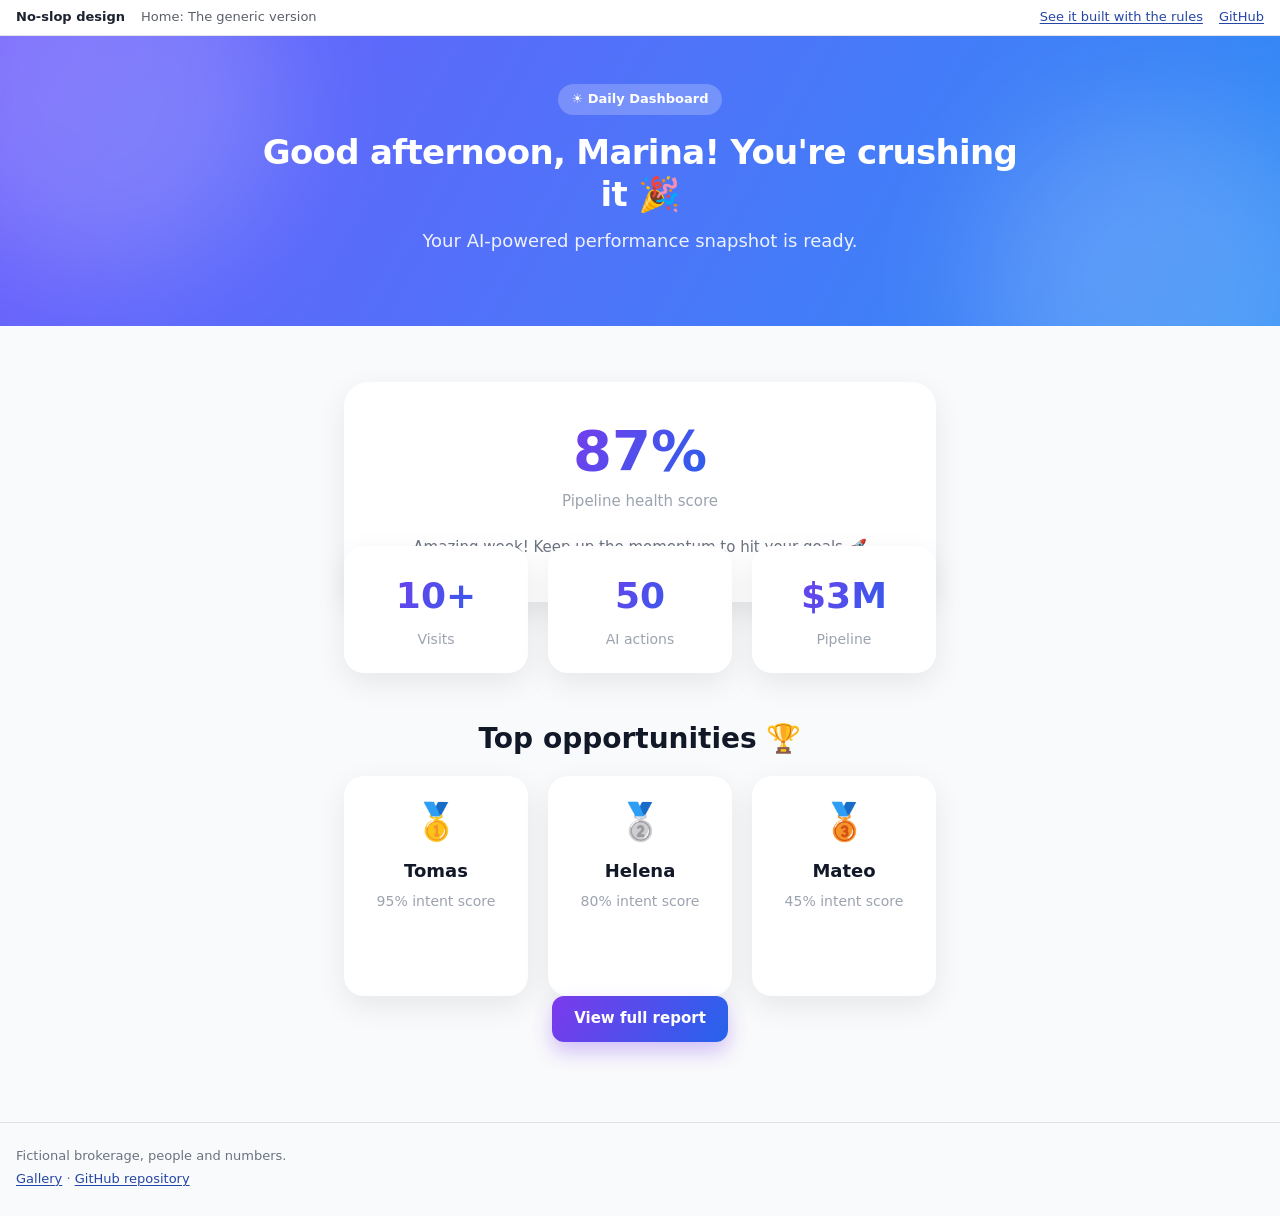
<file: site/home-generic.html>
<!doctype html>
<html lang="en">
<head>
<meta charset="utf-8">
<meta name="viewport" content="width=device-width, initial-scale=1">
<title>Home, the generic version</title>
<meta name="description" content="The same broker&#x27;s day as a typical generated dashboard: a health score, medals, round numbers, centered everything.">
<link rel="canonical" href="https://benyoumen.github.io/no-slop-design/home-generic.html">
<meta property="og:type" content="website">
<meta property="og:title" content="Home, the generic version">
<meta property="og:description" content="The same broker&#x27;s day as a typical generated dashboard: a health score, medals, round numbers, centered everything.">
<meta property="og:url" content="https://benyoumen.github.io/no-slop-design/home-generic.html">
<meta property="og:image" content="https://benyoumen.github.io/no-slop-design/og.svg">
<meta name="twitter:card" content="summary_large_image">
<link rel="preconnect" href="https://fonts.googleapis.com"><link rel="preconnect" href="https://fonts.gstatic.com" crossorigin><link href="https://fonts.googleapis.com/css2?family=IBM+Plex+Sans:wght@400;500;600&family=DM+Mono:wght@400;500&display=swap" rel="stylesheet">
<link rel="stylesheet" href="tokens.css"><link rel="stylesheet" href="screens.css">
</head>
<body class="generic">
<div class="frame" role="region" aria-label="Gallery frame"><a class="frame-home" href="index.html">No-slop design</a><span class="frame-label">Home: The generic version</span><a class="frame-twin" href="home.html">See it built with the rules</a><a class="frame-repo" href="https://github.com/Benyoumen/no-slop-design">GitHub</a></div>

<header class="g-hero g-hero-small">
  <div class="g-hero-inner">
    <span class="g-pill">☀️ Daily Dashboard</span>
    <h1>Good afternoon, Marina! You're crushing it 🎉</h1>
    <p class="g-lead">Your AI-powered performance snapshot is ready.</p>
  </div>
</header>
<main class="g-main g-main-narrow">
  <section class="g-insight g-center">
    <div class="g-score"><p class="g-score-value">87%</p><p class="g-score-label">Pipeline health score</p></div>
    <p class="g-text">Amazing week! Keep up the momentum to hit your goals 🚀</p>
  </section>
  <section class="g-stats">
    <div class="g-stat"><p class="g-stat-value">10+</p><p class="g-stat-label">Visits</p></div>
    <div class="g-stat"><p class="g-stat-value">50</p><p class="g-stat-label">AI actions</p></div>
    <div class="g-stat"><p class="g-stat-value">$3M</p><p class="g-stat-label">Pipeline</p></div>
  </section>
  <section class="g-list g-center">
    <h2>Top opportunities 🏆</h2>
    <div class="g-grid g-grid-narrow">
      <div class="g-card g-center"><div class="g-icon">🥇</div><h3>Tomas</h3><p class="g-sub">95% intent score</p></div>
      <div class="g-card g-center"><div class="g-icon">🥈</div><h3>Helena</h3><p class="g-sub">80% intent score</p></div>
      <div class="g-card g-center"><div class="g-icon">🥉</div><h3>Mateo</h3><p class="g-sub">45% intent score</p></div>
    </div>
    <button type="button" class="g-btn g-btn-primary">View full report</button>
  </section>
</main>

<footer class="site-footer"><p>Fictional brokerage, people and numbers.</p><p><a href="index.html">Gallery</a> · <a href="https://github.com/Benyoumen/no-slop-design">GitHub repository</a></p></footer>

</body>
</html>
</file>
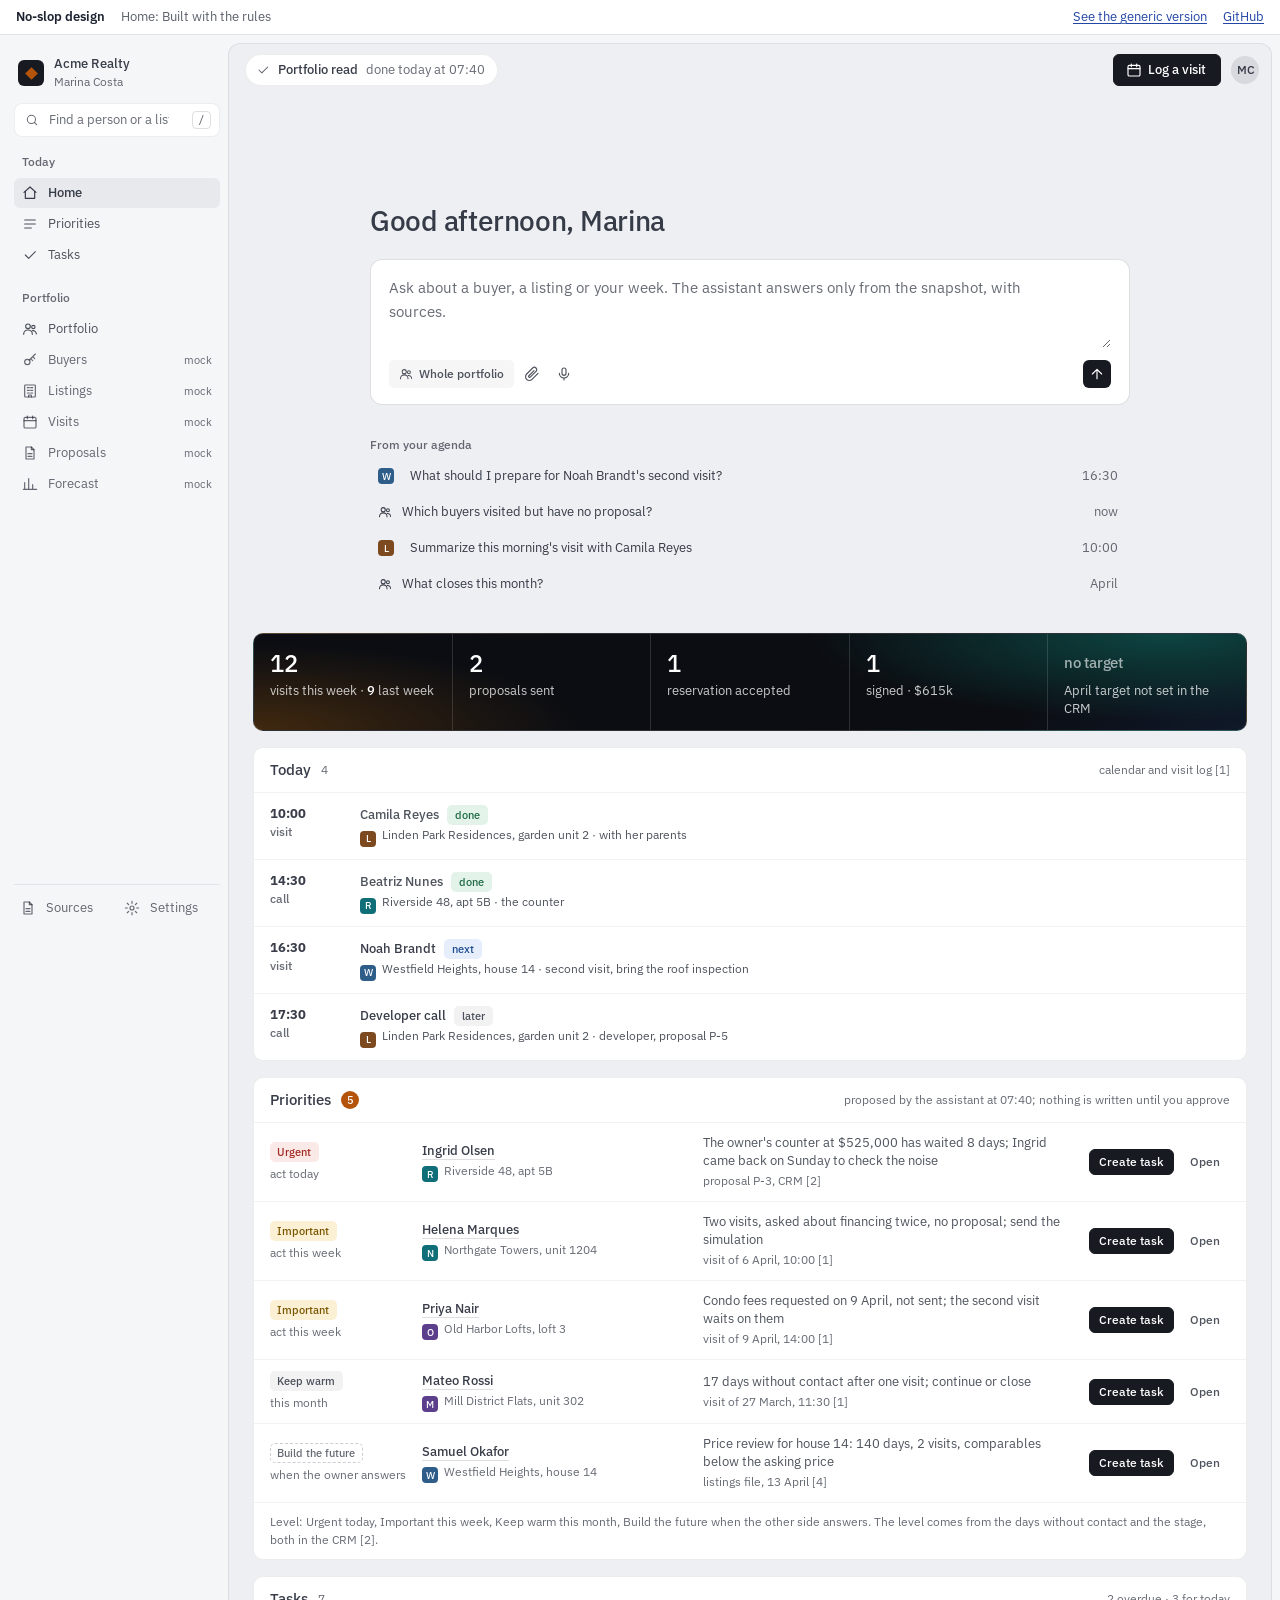
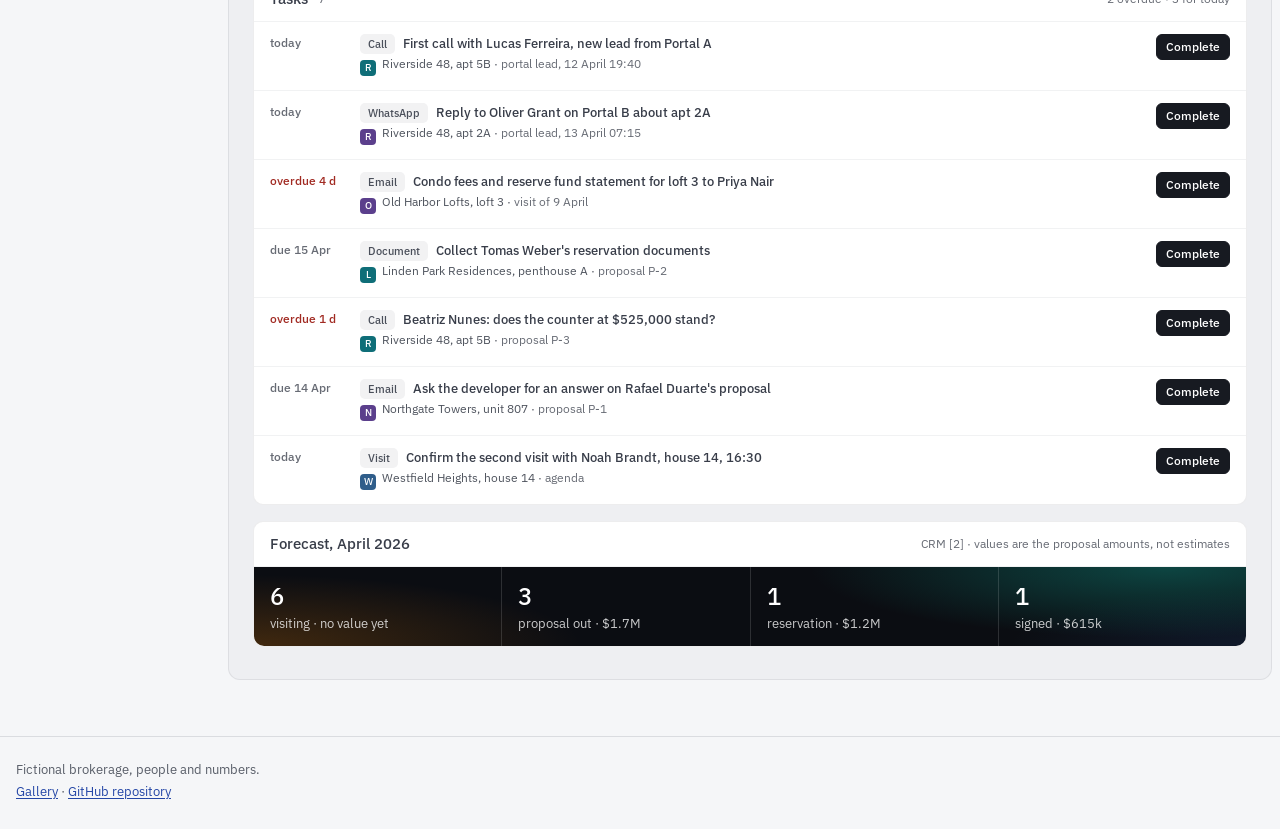
<file: site/home.html>
<!doctype html>
<html lang="en">
<head>
<meta charset="utf-8">
<meta name="viewport" content="width=device-width, initial-scale=1">
<title>Home, built with the rules</title>
<meta name="description" content="The broker&#x27;s day: a greeting with the snapshot&#x27;s time, a question box that answers only from the data, the agenda, the priorities the assistant proposes with their evidence, the tasks, and the week&#x27;s numbers with their sources.">
<link rel="canonical" href="https://benyoumen.github.io/no-slop-design/home.html">
<meta property="og:type" content="website">
<meta property="og:title" content="Home, built with the rules">
<meta property="og:description" content="The broker&#x27;s day: a greeting with the snapshot&#x27;s time, a question box that answers only from the data, the agenda, the priorities the assistant proposes with their evidence, the tasks, and the week&#x27;s numbers with their sources.">
<meta property="og:url" content="https://benyoumen.github.io/no-slop-design/home.html">
<meta property="og:image" content="https://benyoumen.github.io/no-slop-design/og.svg">
<meta name="twitter:card" content="summary_large_image">
<link rel="preconnect" href="https://fonts.googleapis.com"><link rel="preconnect" href="https://fonts.gstatic.com" crossorigin><link href="https://fonts.googleapis.com/css2?family=IBM+Plex+Sans:wght@400;500;600&family=DM+Mono:wght@400;500&display=swap" rel="stylesheet">
<link rel="stylesheet" href="tokens.css"><link rel="stylesheet" href="screens.css">
</head>
<body class="screen">
<div class="frame" role="region" aria-label="Gallery frame"><a class="frame-home" href="index.html">No-slop design</a><span class="frame-label">Home: Built with the rules</span><a class="frame-twin" href="home-generic.html">See the generic version</a><a class="frame-repo" href="https://github.com/Benyoumen/no-slop-design">GitHub</a></div>

<div class="app">
  <aside class="side">
    <div class="side-top">
      <div class="ws"><span class="ws-mk" aria-hidden="true"></span><span class="ws-t"><b>Acme Realty</b><span class="who">Marina Costa</span></span></div>
      <form class="acct" role="search" aria-label="Find a person or a listing">
        <label class="sr" for="find">Find a person or a listing</label>
        <div class="acct-b"><svg class="ico" width="14" height="14" viewBox="0 0 24 24" fill="none" stroke="currentColor" stroke-width="1.75" stroke-linecap="round" stroke-linejoin="round" aria-hidden="true" focusable="false"><circle cx="11" cy="11" r="7"/><path d="M20 20l-3.5-3.5"/></svg><input id="find" class="acct-in" type="search" placeholder="Find a person or a listing" autocomplete="off"><kbd aria-hidden="true">/</kbd></div>
      </form>
    </div>
    <nav class="nav" aria-label="Sections">
      <div class="nav-g">Today</div><a class="nav-i on" href="home.html" aria-current="page"><svg class="ico" width="16" height="16" viewBox="0 0 24 24" fill="none" stroke="currentColor" stroke-width="1.75" stroke-linecap="round" stroke-linejoin="round" aria-hidden="true" focusable="false"><path d="M3 11l9-8 9 8"/><path d="M5 10v10h14V10"/></svg><span class="lb">Home</span></a><a class="nav-i" href="home.html#priorities"><svg class="ico" width="16" height="16" viewBox="0 0 24 24" fill="none" stroke="currentColor" stroke-width="1.75" stroke-linecap="round" stroke-linejoin="round" aria-hidden="true" focusable="false"><path d="M4 6h16M4 12h16M4 18h10"/></svg><span class="lb">Priorities</span></a><a class="nav-i" href="home.html#tasks"><svg class="ico" width="16" height="16" viewBox="0 0 24 24" fill="none" stroke="currentColor" stroke-width="1.75" stroke-linecap="round" stroke-linejoin="round" aria-hidden="true" focusable="false"><path d="M5 12l5 5L20 7"/></svg><span class="lb">Tasks</span></a><div class="nav-g">Portfolio</div><a class="nav-i" href="portfolio-explore.html"><svg class="ico" width="16" height="16" viewBox="0 0 24 24" fill="none" stroke="currentColor" stroke-width="1.75" stroke-linecap="round" stroke-linejoin="round" aria-hidden="true" focusable="false"><circle cx="9" cy="8" r="3.5"/><path d="M2.5 20a6.5 6.5 0 0 1 13 0"/><circle cx="17" cy="9" r="2.5"/><path d="M15.5 14.5a5 5 0 0 1 6 5"/></svg><span class="lb">Portfolio</span></a><span class="nav-i is-mock" title="Not in this mockup"><svg class="ico" width="16" height="16" viewBox="0 0 24 24" fill="none" stroke="currentColor" stroke-width="1.75" stroke-linecap="round" stroke-linejoin="round" aria-hidden="true" focusable="false"><circle cx="8" cy="15" r="4"/><path d="M11 12l9-9M16 7l3 3M13 10l3 3"/></svg><span class="lb">Buyers</span><span class="nav-n">mock</span></span><span class="nav-i is-mock" title="Not in this mockup"><svg class="ico" width="16" height="16" viewBox="0 0 24 24" fill="none" stroke="currentColor" stroke-width="1.75" stroke-linecap="round" stroke-linejoin="round" aria-hidden="true" focusable="false"><rect x="4" y="3" width="16" height="18" rx="1"/><path d="M8 7h3M13 7h3M8 11h3M13 11h3M8 15h3M13 15h3M10 21v-3h4v3"/></svg><span class="lb">Listings</span><span class="nav-n">mock</span></span><span class="nav-i is-mock" title="Not in this mockup"><svg class="ico" width="16" height="16" viewBox="0 0 24 24" fill="none" stroke="currentColor" stroke-width="1.75" stroke-linecap="round" stroke-linejoin="round" aria-hidden="true" focusable="false"><rect x="3" y="5" width="18" height="16" rx="2"/><path d="M3 10h18M8 3v4M16 3v4"/></svg><span class="lb">Visits</span><span class="nav-n">mock</span></span><span class="nav-i is-mock" title="Not in this mockup"><svg class="ico" width="16" height="16" viewBox="0 0 24 24" fill="none" stroke="currentColor" stroke-width="1.75" stroke-linecap="round" stroke-linejoin="round" aria-hidden="true" focusable="false"><path d="M6 3h8l4 4v14H6z"/><path d="M14 3v4h4M9 13h6M9 17h6"/></svg><span class="lb">Proposals</span><span class="nav-n">mock</span></span><span class="nav-i is-mock" title="Not in this mockup"><svg class="ico" width="16" height="16" viewBox="0 0 24 24" fill="none" stroke="currentColor" stroke-width="1.75" stroke-linecap="round" stroke-linejoin="round" aria-hidden="true" focusable="false"><path d="M4 20V10M10 20V4M16 20v-7M22 20H2"/></svg><span class="lb">Forecast</span><span class="nav-n">mock</span></span>
      <div class="nav-foot">
        <span class="nav-i is-mock" title="Not in this mockup"><svg class="ico" width="16" height="16" viewBox="0 0 24 24" fill="none" stroke="currentColor" stroke-width="1.75" stroke-linecap="round" stroke-linejoin="round" aria-hidden="true" focusable="false"><path d="M6 3h8l4 4v14H6z"/><path d="M14 3v4h4M9 13h6M9 17h6"/></svg><span class="lb">Sources</span></span>
        <span class="nav-i is-mock" title="Not in this mockup"><svg class="ico" width="16" height="16" viewBox="0 0 24 24" fill="none" stroke="currentColor" stroke-width="1.75" stroke-linecap="round" stroke-linejoin="round" aria-hidden="true" focusable="false"><circle cx="12" cy="12" r="3"/><path d="M12 2v3M12 19v3M2 12h3M19 12h3M4.9 4.9l2.1 2.1M17 17l2.1 2.1M4.9 19.1L7 17M17 7l2.1-2.1"/></svg><span class="lb">Settings</span></span>
      </div>
    </nav>
  </aside>
  <div class="sheet">
    <header class="hd">
      <div class="hd-in">
        <div class="job" role="status" aria-live="polite" id="job"><svg class="ico" width="14" height="14" viewBox="0 0 24 24" fill="none" stroke="currentColor" stroke-width="1.75" stroke-linecap="round" stroke-linejoin="round" aria-hidden="true" focusable="false"><path d="M5 12l5 5L20 7"/></svg><span class="job-t">Portfolio read</span><span class="job-s">done today at 07:40</span></div>
        <span class="grow"></span>
        <button type="button" class="b b-p" id="log-visit"><svg class="ico" width="16" height="16" viewBox="0 0 24 24" fill="none" stroke="currentColor" stroke-width="1.75" stroke-linecap="round" stroke-linejoin="round" aria-hidden="true" focusable="false"><rect x="3" y="5" width="18" height="16" rx="2"/><path d="M3 10h18M8 3v4M16 3v4"/></svg>Log a visit</button>
        <div class="umenu" id="umenu">
          <button type="button" class="uav" id="umenubtn" aria-expanded="false" aria-controls="umenu-l" aria-label="Account of Marina Costa">MC</button>
          <div class="pop" id="umenu-l" hidden>
            <div class="pop-id"><span class="uav" aria-hidden="true">MC</span><span class="pop-idt"><span class="pop-nm">Marina Costa</span><span class="pop-org">Broker, launches and resale</span></span></div>
            <button type="button" class="pi">Preferences<span class="sub">channel, daily summary, quiet hours</span></button>
            <button type="button" class="pi">Sources<span class="sub">where every number on this screen comes from</span></button>
          </div>
        </div>
      </div>
    </header>
    <main class="mn" id="main">
      
      
<section class="ex" aria-labelledby="h-greet">
  <h1 class="ex-t" id="h-greet">Good afternoon, Marina</h1>
  <form class="cmp" id="ex-cmp" action="portfolio-explore.html" method="get">
    <label class="sr" for="ex-in">Ask about your portfolio</label>
    <textarea id="ex-in" rows="3" placeholder="Ask about a buyer, a listing or your week. The assistant answers only from the snapshot, with sources."></textarea>
    <div class="cmp-b">
      <span class="cmp-ctx" role="group" aria-label="Context"><button type="button" class="cmp-ctx-b"><svg class="ico" width="14" height="14" viewBox="0 0 24 24" fill="none" stroke="currentColor" stroke-width="1.75" stroke-linecap="round" stroke-linejoin="round" aria-hidden="true" focusable="false"><circle cx="9" cy="8" r="3.5"/><path d="M2.5 20a6.5 6.5 0 0 1 13 0"/><circle cx="17" cy="9" r="2.5"/><path d="M15.5 14.5a5 5 0 0 1 6 5"/></svg>Whole portfolio</button></span>
      <button type="button" class="cmp-ic" aria-label="Attach a document (not in this mockup)"><svg class="ico" width="16" height="16" viewBox="0 0 24 24" fill="none" stroke="currentColor" stroke-width="1.75" stroke-linecap="round" stroke-linejoin="round" aria-hidden="true" focusable="false"><path d="M21 11l-9 9a5.5 5.5 0 0 1-8-8l9-9a3.5 3.5 0 0 1 5 5l-9 9a1.5 1.5 0 0 1-2-2l8-8"/></svg></button>
      <button type="button" class="cmp-ic" aria-label="Dictate (not in this mockup)"><svg class="ico" width="16" height="16" viewBox="0 0 24 24" fill="none" stroke="currentColor" stroke-width="1.75" stroke-linecap="round" stroke-linejoin="round" aria-hidden="true" focusable="false"><rect x="9" y="3" width="6" height="11" rx="3"/><path d="M5 11a7 7 0 0 0 14 0M12 18v3"/></svg></button>
      <span class="grow"></span>
      <button type="submit" class="cmp-env" aria-label="Ask"><svg class="ico" width="16" height="16" viewBox="0 0 24 24" fill="none" stroke="currentColor" stroke-width="1.75" stroke-linecap="round" stroke-linejoin="round" aria-hidden="true" focusable="false"><path d="M12 19V5M5 12l7-7 7 7"/></svg></button>
    </div>
  </form>
  <section class="ex-sg" aria-labelledby="h-sg">
    <h2 id="h-sg" class="ex-sgt">From your agenda</h2>
    <ul class="sg-l"><li><a class="sg" href="portfolio-explore.html#q=none&amp;t=What%20should%20I%20prepare%20for%20Noah%20Brandt%27s%20second%20visit%3F"><span class="lg lg-5" aria-hidden="true">W</span><span class="sg-t">What should I prepare for Noah Brandt&#x27;s second visit?</span><span class="sg-k num">16:30</span></a></li><li><a class="sg" href="portfolio-explore.html#q=q1"><svg class="ico" width="14" height="14" viewBox="0 0 24 24" fill="none" stroke="currentColor" stroke-width="1.75" stroke-linecap="round" stroke-linejoin="round" aria-hidden="true" focusable="false"><circle cx="9" cy="8" r="3.5"/><path d="M2.5 20a6.5 6.5 0 0 1 13 0"/><circle cx="17" cy="9" r="2.5"/><path d="M15.5 14.5a5 5 0 0 1 6 5"/></svg><span class="sg-t">Which buyers visited but have no proposal?</span><span class="sg-k num">now</span></a></li><li><a class="sg" href="portfolio-explore.html#q=none&amp;t=Summarize%20this%20morning%27s%20visit%20with%20Camila%20Reyes"><span class="lg lg-3" aria-hidden="true">L</span><span class="sg-t">Summarize this morning&#x27;s visit with Camila Reyes</span><span class="sg-k num">10:00</span></a></li><li><a class="sg" href="portfolio-explore.html#q=q3"><svg class="ico" width="14" height="14" viewBox="0 0 24 24" fill="none" stroke="currentColor" stroke-width="1.75" stroke-linecap="round" stroke-linejoin="round" aria-hidden="true" focusable="false"><circle cx="9" cy="8" r="3.5"/><path d="M2.5 20a6.5 6.5 0 0 1 13 0"/><circle cx="17" cy="9" r="2.5"/><path d="M15.5 14.5a5 5 0 0 1 6 5"/></svg><span class="sg-t">What closes this month?</span><span class="sg-k num">April</span></a></li></ul>
  </section>
</section>

<div class="strip" role="group" aria-label="This week in numbers">
  <div class="st"><span class="v">12</span><span class="l">visits this week · <b>9</b> last week</span></div>
  <div class="st"><span class="v">2</span><span class="l">proposals sent</span></div>
  <div class="st"><span class="v">1</span><span class="l">reservation accepted</span></div>
  <div class="st"><span class="v">1</span><span class="l">signed · $615k</span></div>
  <div class="st"><span class="v na">no target</span><span class="l">April target not set in the CRM</span></div>
</div>

<section class="pn" aria-labelledby="h-agenda">
  <div class="pn-h"><h2 id="h-agenda">Today</h2><span class="pn-n">4</span><span class="pn-x"><span class="src">calendar and visit log [1]</span></span></div>
  <ul class="ag"><li class="ag-i done"><span class="wh"><b class="num">10:00</b><small>visit</small></span><span><span class="tt">Camila Reyes <span class="ch ch-ok">done</span></span><span class="ds"><span class="lg lg-3" aria-hidden="true">L</span>Linden Park Residences, garden unit 2 · with her parents</span></span></li><li class="ag-i done"><span class="wh"><b class="num">14:30</b><small>call</small></span><span><span class="tt">Beatriz Nunes <span class="ch ch-ok">done</span></span><span class="ds"><span class="lg lg-2" aria-hidden="true">R</span>Riverside 48, apt 5B · the counter</span></span></li><li class="ag-i next"><span class="wh"><b class="num">16:30</b><small>visit</small></span><span><span class="tt">Noah Brandt <span class="ch ch-info">next</span></span><span class="ds"><span class="lg lg-5" aria-hidden="true">W</span>Westfield Heights, house 14 · second visit, bring the roof inspection</span></span></li><li class="ag-i later"><span class="wh"><b class="num">17:30</b><small>call</small></span><span><span class="tt">Developer call <span class="ch ch-neu">later</span></span><span class="ds"><span class="lg lg-3" aria-hidden="true">L</span>Linden Park Residences, garden unit 2 · developer, proposal P-5</span></span></li></ul>
</section>

<section class="pn" id="priorities" aria-labelledby="h-pr">
  <div class="pn-h"><h2 id="h-pr">Priorities</h2><span class="pn-n hot">5</span><span class="pn-x"><span class="src">proposed by the assistant at 07:40; nothing is written until you approve</span></span></div>
  <ol class="al"><li class="al-r" id="pr-0"><div class="al-m"><span class="ch ch-lvl l1">Urgent</span><span class="dl">act today</span></div><div class="al-b"><b><a class="lkn" href="buyer-record.html">Ingrid Olsen</a></b><span class="ac"><span class="lg lg-2" aria-hidden="true">R</span>Riverside 48, apt 5B</span></div><div class="al-w"><span class="rasc">The owner&#x27;s counter at $525,000 has waited 8 days; Ingrid came back on Sunday to check the noise</span><span class="src">proposal P-3, CRM [2]</span></div><div class="al-a"><button type="button" class="b b-p b-sm" data-pr="0" data-task="Call, due 13 April: the counter and the Sunday visit">Create task</button><a class="b b-t b-sm" href="buyer-record.html">Open</a><span class="al-st" id="pr-st-0" hidden></span></div></li><li class="al-r" id="pr-1"><div class="al-m"><span class="ch ch-lvl l2">Important</span><span class="dl">act this week</span></div><div class="al-b"><b><a class="lkn" href="buyer-record.html">Helena Marques</a></b><span class="ac"><span class="lg lg-2" aria-hidden="true">N</span>Northgate Towers, unit 1204</span></div><div class="al-w"><span class="rasc">Two visits, asked about financing twice, no proposal; send the simulation</span><span class="src">visit of 6 April, 10:00 [1]</span></div><div class="al-a"><button type="button" class="b b-p b-sm" data-pr="1" data-task="Email, due 14 April: financing simulation, unit 1204, 2027 delivery">Create task</button><a class="b b-t b-sm" href="buyer-record.html">Open</a><span class="al-st" id="pr-st-1" hidden></span></div></li><li class="al-r" id="pr-2"><div class="al-m"><span class="ch ch-lvl l2">Important</span><span class="dl">act this week</span></div><div class="al-b"><b><a class="lkn" href="buyer-record.html">Priya Nair</a></b><span class="ac"><span class="lg lg-4" aria-hidden="true">O</span>Old Harbor Lofts, loft 3</span></div><div class="al-w"><span class="rasc">Condo fees requested on 9 April, not sent; the second visit waits on them</span><span class="src">visit of 9 April, 14:00 [1]</span></div><div class="al-a"><button type="button" class="b b-p b-sm" data-pr="2" data-task="Email, overdue since 9 April: condo fees and reserve fund statement">Create task</button><a class="b b-t b-sm" href="buyer-record.html">Open</a><span class="al-st" id="pr-st-2" hidden></span></div></li><li class="al-r" id="pr-3"><div class="al-m"><span class="ch ch-lvl l3">Keep warm</span><span class="dl">this month</span></div><div class="al-b"><b><a class="lkn" href="buyer-record.html">Mateo Rossi</a></b><span class="ac"><span class="lg lg-4" aria-hidden="true">M</span>Mill District Flats, unit 302</span></div><div class="al-w"><span class="rasc">17 days without contact after one visit; continue or close</span><span class="src">visit of 27 March, 11:30 [1]</span></div><div class="al-a"><button type="button" class="b b-p b-sm" data-pr="3" data-task="WhatsApp, due 14 April: continue or close">Create task</button><a class="b b-t b-sm" href="buyer-record.html">Open</a><span class="al-st" id="pr-st-3" hidden></span></div></li><li class="al-r" id="pr-4"><div class="al-m"><span class="ch ch-lvl l4">Build the future</span><span class="dl">when the owner answers</span></div><div class="al-b"><b><a class="lkn" href="buyer-record.html">Samuel Okafor</a></b><span class="ac"><span class="lg lg-5" aria-hidden="true">W</span>Westfield Heights, house 14</span></div><div class="al-w"><span class="rasc">Price review for house 14: 140 days, 2 visits, comparables below the asking price</span><span class="src">listings file, 13 April [4]</span></div><div class="al-a"><button type="button" class="b b-p b-sm" data-pr="4" data-task="Meeting, no date: price review with comparables">Create task</button><a class="b b-t b-sm" href="buyer-record.html">Open</a><span class="al-st" id="pr-st-4" hidden></span></div></li></ol>
  <div class="al-foot"><span class="t3">Level: Urgent today, Important this week, Keep warm this month, Build the future when the other side answers. The level comes from the days without contact and the stage, both in the CRM [2].</span></div>
</section>

<section class="pn" id="tasks" aria-labelledby="h-tk">
  <div class="pn-h"><h2 id="h-tk">Tasks</h2><span class="pn-n">7</span><span class="pn-x"><span class="t3">2 overdue · 3 for today</span></span></div>
  <ol class="ag tk"><li class="tk-r" id="tk-T-1"><div class="wh "><small>today</small></div><div><div class="tt"><span class="ch ch-neu">Call</span>First call with Lucas Ferreira, new lead from Portal A</div><div class="ds"><span class="lg lg-2" aria-hidden="true">R</span>Riverside 48, apt 5B · <span class="src">portal lead, 12 April 19:40</span></div><div class="ds al-st" id="tk-st-T-1" hidden></div></div><div class="acts"><button type="button" class="b b-p b-sm" data-done="T-1">Complete</button></div></li><li class="tk-r" id="tk-T-2"><div class="wh "><small>today</small></div><div><div class="tt"><span class="ch ch-neu">WhatsApp</span>Reply to Oliver Grant on Portal B about apt 2A</div><div class="ds"><span class="lg lg-4" aria-hidden="true">R</span>Riverside 48, apt 2A · <span class="src">portal lead, 13 April 07:15</span></div><div class="ds al-st" id="tk-st-T-2" hidden></div></div><div class="acts"><button type="button" class="b b-p b-sm" data-done="T-2">Complete</button></div></li><li class="tk-r" id="tk-T-3"><div class="wh late"><small>overdue 4 d</small></div><div><div class="tt"><span class="ch ch-neu">Email</span>Condo fees and reserve fund statement for loft 3 to Priya Nair</div><div class="ds"><span class="lg lg-4" aria-hidden="true">O</span>Old Harbor Lofts, loft 3 · <span class="src">visit of 9 April</span></div><div class="ds al-st" id="tk-st-T-3" hidden></div></div><div class="acts"><button type="button" class="b b-p b-sm" data-done="T-3">Complete</button></div></li><li class="tk-r" id="tk-T-4"><div class="wh "><small>due 15 Apr</small></div><div><div class="tt"><span class="ch ch-neu">Document</span>Collect Tomas Weber&#x27;s reservation documents</div><div class="ds"><span class="lg lg-2" aria-hidden="true">L</span>Linden Park Residences, penthouse A · <span class="src">proposal P-2</span></div><div class="ds al-st" id="tk-st-T-4" hidden></div></div><div class="acts"><button type="button" class="b b-p b-sm" data-done="T-4">Complete</button></div></li><li class="tk-r" id="tk-T-5"><div class="wh late"><small>overdue 1 d</small></div><div><div class="tt"><span class="ch ch-neu">Call</span>Beatriz Nunes: does the counter at $525,000 stand?</div><div class="ds"><span class="lg lg-2" aria-hidden="true">R</span>Riverside 48, apt 5B · <span class="src">proposal P-3</span></div><div class="ds al-st" id="tk-st-T-5" hidden></div></div><div class="acts"><button type="button" class="b b-p b-sm" data-done="T-5">Complete</button></div></li><li class="tk-r" id="tk-T-6"><div class="wh "><small>due 14 Apr</small></div><div><div class="tt"><span class="ch ch-neu">Email</span>Ask the developer for an answer on Rafael Duarte&#x27;s proposal</div><div class="ds"><span class="lg lg-4" aria-hidden="true">N</span>Northgate Towers, unit 807 · <span class="src">proposal P-1</span></div><div class="ds al-st" id="tk-st-T-6" hidden></div></div><div class="acts"><button type="button" class="b b-p b-sm" data-done="T-6">Complete</button></div></li><li class="tk-r" id="tk-T-7"><div class="wh "><small>today</small></div><div><div class="tt"><span class="ch ch-neu">Visit</span>Confirm the second visit with Noah Brandt, house 14, 16:30</div><div class="ds"><span class="lg lg-5" aria-hidden="true">W</span>Westfield Heights, house 14 · <span class="src">agenda</span></div><div class="ds al-st" id="tk-st-T-7" hidden></div></div><div class="acts"><button type="button" class="b b-p b-sm" data-done="T-7">Complete</button></div></li></ol>
</section>

<section class="pn" aria-labelledby="h-fc">
  <div class="pn-h"><h2 id="h-fc">Forecast, April 2026</h2><span class="pn-x"><span class="src">CRM [2] · values are the proposal amounts, not estimates</span></span></div>
  <div class="strip in-card" role="group" aria-label="Forecast by stage"><div class="st"><span class="v">6</span><span class="l">visiting · no value yet</span></div><div class="st"><span class="v">3</span><span class="l">proposal out · $1.7M</span></div><div class="st"><span class="v">1</span><span class="l">reservation · $1.2M</span></div><div class="st"><span class="v">1</span><span class="l">signed · $615k</span></div></div>
</section>

    </main>
  </div>
</div>

<footer class="site-footer"><p>Fictional brokerage, people and numbers.</p><p><a href="index.html">Gallery</a> · <a href="https://github.com/Benyoumen/no-slop-design">GitHub repository</a></p></footer>
<script>
(function(){
  var btn=document.getElementById('umenubtn'), pop=document.getElementById('umenu-l'), menu=document.getElementById('umenu');
  if(btn&&pop){
    function close(){pop.hidden=true;btn.setAttribute('aria-expanded','false');menu.classList.remove('open');}
    btn.addEventListener('click',function(){var open=pop.hidden;pop.hidden=!open;btn.setAttribute('aria-expanded',open?'true':'false');menu.classList.toggle('open',open);if(open){pop.querySelector('button').focus();}});
    document.addEventListener('keydown',function(ev){if(ev.key==='Escape'&&!pop.hidden){close();btn.focus();}});
    document.addEventListener('click',function(ev){if(!menu.contains(ev.target))close();});
    pop.querySelectorAll('.pi').forEach(function(p){p.addEventListener('click',function(){close();receipt('Not in this mockup','Preferences and Sources are described in the brief.');btn.focus();});});
  }
  var lv=document.getElementById('log-visit'); if(lv){lv.addEventListener('click',function(){receipt('Not in this mockup','Logging a visit is a drawer in the next round.');});}
  var find=document.getElementById('find'); if(find){document.addEventListener('keydown',function(ev){if(ev.key==='/'&&document.activeElement!==find&&!/INPUT|TEXTAREA/.test(document.activeElement.tagName)){ev.preventDefault();find.focus();}});}
  var toastTimer=null;
  window.receipt=function(title,detail,undo){
    var t=document.getElementById('toast'); if(!t){t=document.createElement('div');t.id='toast';t.className='toast';t.setAttribute('role','status');t.setAttribute('aria-live','polite');document.body.appendChild(t);}
    t.innerHTML='<span class="tk" aria-hidden="true">&#10003;</span><span class="tx"><b></b><i></i></span>'+(undo?'<button type="button" class="tu">Undo</button>':'')+'<button type="button" class="tx-x" aria-label="Close">&times;</button>';
    t.querySelector('b').textContent=title; t.querySelector('i').textContent=detail||'';
    t.classList.add('on'); clearTimeout(toastTimer);
    var hide=function(){t.classList.remove('on');};
    t.querySelector('.tx-x').addEventListener('click',hide);
    if(undo){t.querySelector('.tu').addEventListener('click',function(){undo();hide();});}
    toastTimer=setTimeout(hide,undo?12000:5000);
  };
})();

(function(){
  var form=document.getElementById('ex-cmp'), input=document.getElementById('ex-in');
  form.addEventListener('submit',function(ev){ev.preventDefault();var q=input.value.trim()||'Ask about a buyer, a listing or your week';var map={'which buyers visited but have no proposal':'q1','which listings have been on the market for more than 60 days':'q2','what closes this month':'q3'};var k=q.toLowerCase().replace(/[^a-z0-9 ]+/g,' ').replace(/\s+/g,' ').trim();location.href='portfolio-explore.html#q='+(map[k]||('none&t='+encodeURIComponent(q)));});
  input.addEventListener('keydown',function(ev){if(ev.key==='Enter'&&!ev.shiftKey){ev.preventDefault();form.dispatchEvent(new Event('submit',{cancelable:true}));}});
  function pad(n){return (n<10?'0':'')+n;}
  document.querySelectorAll('[data-pr]').forEach(function(b){
    b.addEventListener('click',function(){
      var i=b.getAttribute('data-pr'), st=document.getElementById('pr-st-'+i), row=document.getElementById('pr-'+i);
      var d=new Date(), t=pad(d.getHours())+':'+pad(d.getMinutes());
      b.hidden=true; st.hidden=false; st.textContent='Task created at '+t;
      row.classList.add('is-done');
      receipt('Done · Task created in the CRM',b.getAttribute('data-task'),function(){b.hidden=false;st.hidden=true;row.classList.remove('is-done');b.focus();});
    });
  });
  document.querySelectorAll('[data-done]').forEach(function(b){
    b.addEventListener('click',function(){
      var id=b.getAttribute('data-done'), row=document.getElementById('tk-'+id), st=document.getElementById('tk-st-'+id);
      var d=new Date(), t=pad(d.getHours())+':'+pad(d.getMinutes());
      row.classList.add('is-done'); b.hidden=true; st.hidden=false; st.textContent='Completed at '+t+' in the CRM';
      receipt('Done · Task completed in the CRM',row.querySelector('.tt').textContent.trim(),function(){row.classList.remove('is-done');b.hidden=false;st.hidden=true;b.focus();});
    });
  });
})();
</script>
</body>
</html>
</file>
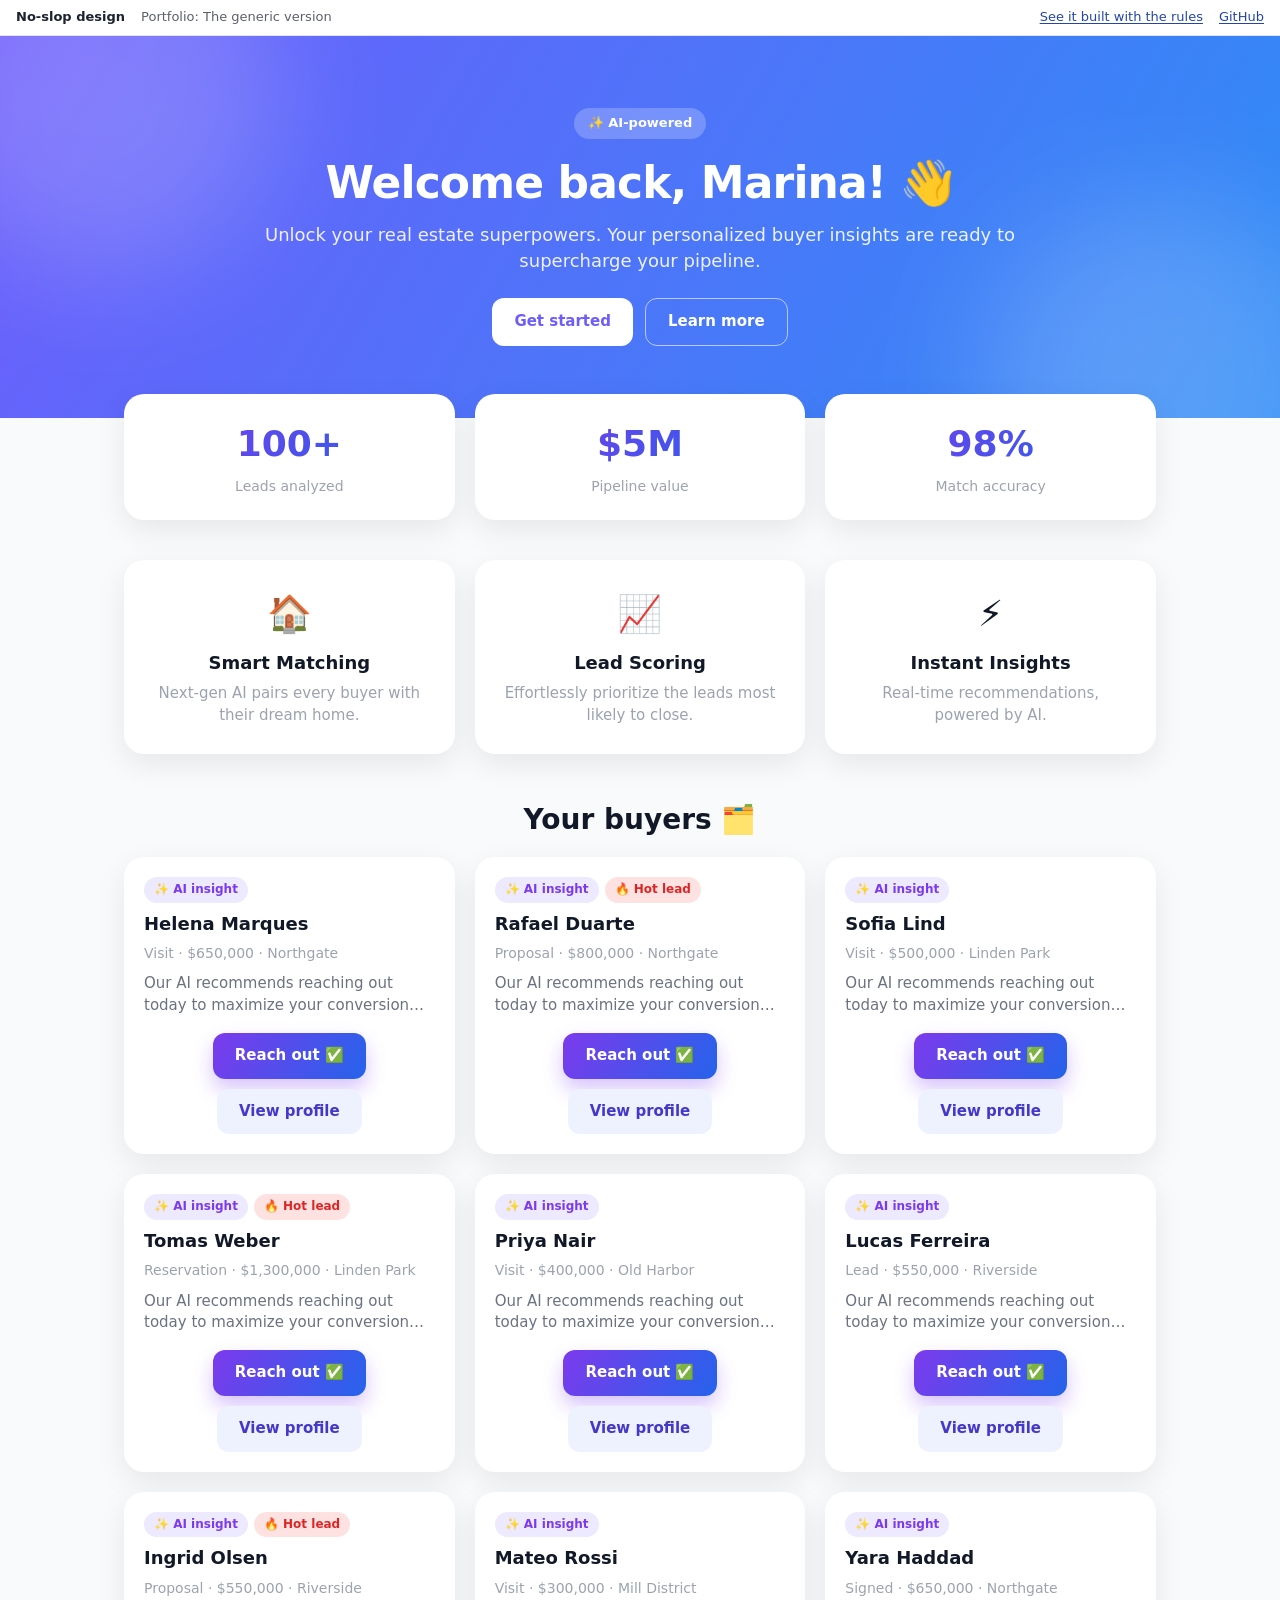
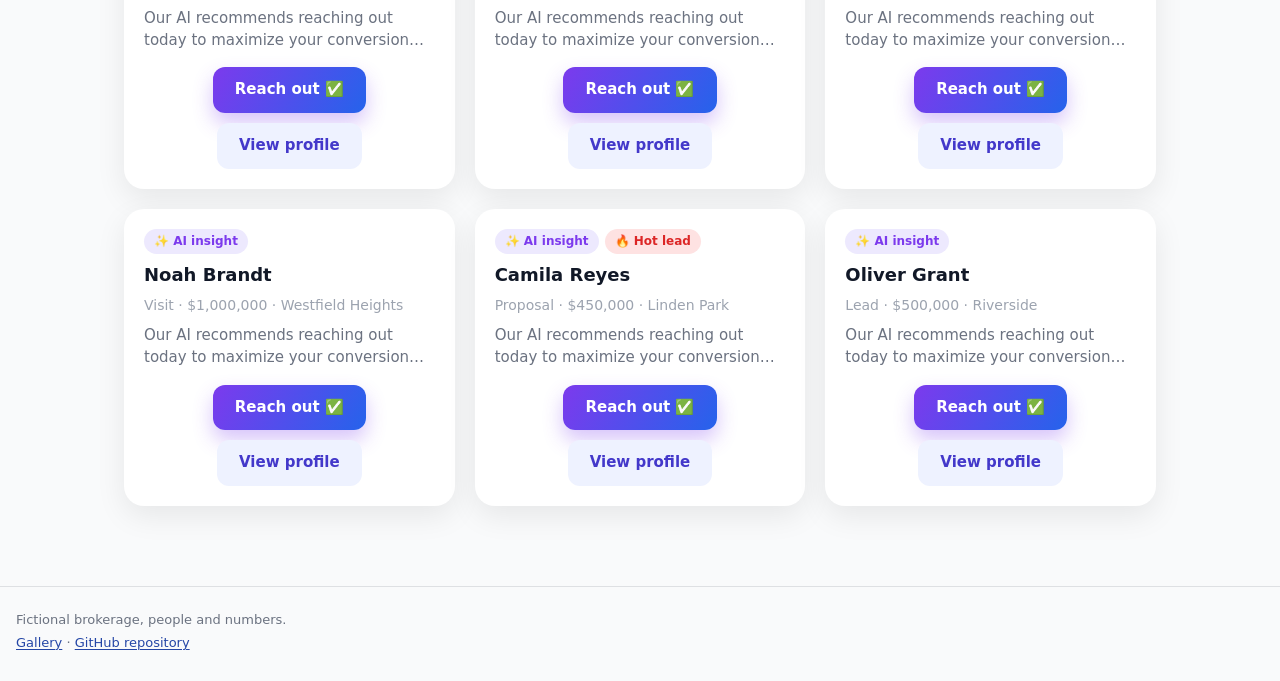
<file: site/portfolio-explore-generic.html>
<!doctype html>
<html lang="en">
<head>
<meta charset="utf-8">
<meta name="viewport" content="width=device-width, initial-scale=1">
<title>Portfolio, the generic version</title>
<meta name="description" content="The same broker&#x27;s portfolio as a typical generated page: gradient hero, three icon cards, centered copy, round numbers, no sources, no states.">
<link rel="canonical" href="https://benyoumen.github.io/no-slop-design/portfolio-explore-generic.html">
<meta property="og:type" content="website">
<meta property="og:title" content="Portfolio, the generic version">
<meta property="og:description" content="The same broker&#x27;s portfolio as a typical generated page: gradient hero, three icon cards, centered copy, round numbers, no sources, no states.">
<meta property="og:url" content="https://benyoumen.github.io/no-slop-design/portfolio-explore-generic.html">
<meta property="og:image" content="https://benyoumen.github.io/no-slop-design/og.svg">
<meta name="twitter:card" content="summary_large_image">
<link rel="preconnect" href="https://fonts.googleapis.com"><link rel="preconnect" href="https://fonts.gstatic.com" crossorigin><link href="https://fonts.googleapis.com/css2?family=IBM+Plex+Sans:wght@400;500;600&family=DM+Mono:wght@400;500&display=swap" rel="stylesheet">
<link rel="stylesheet" href="tokens.css"><link rel="stylesheet" href="screens.css">
</head>
<body class="generic">
<div class="frame" role="region" aria-label="Gallery frame"><a class="frame-home" href="index.html">No-slop design</a><span class="frame-label">Portfolio: The generic version</span><a class="frame-twin" href="portfolio-explore.html">See it built with the rules</a><a class="frame-repo" href="https://github.com/Benyoumen/no-slop-design">GitHub</a></div>

<header class="g-hero">
  <div class="g-hero-inner">
    <span class="g-pill">✨ AI-powered</span>
    <h1>Welcome back, Marina! 👋</h1>
    <p class="g-lead">Unlock your real estate superpowers. Your personalized buyer insights are ready to supercharge your pipeline.</p>
    <div class="g-hero-actions"><button type="button" class="g-btn g-btn-light">Get started</button><button type="button" class="g-btn g-btn-ghost">Learn more</button></div>
  </div>
</header>
<main class="g-main">
  <section class="g-stats">
    <div class="g-stat"><p class="g-stat-value">100+</p><p class="g-stat-label">Leads analyzed</p></div>
    <div class="g-stat"><p class="g-stat-value">$5M</p><p class="g-stat-label">Pipeline value</p></div>
    <div class="g-stat"><p class="g-stat-value">98%</p><p class="g-stat-label">Match accuracy</p></div>
  </section>
  <section class="g-features">
    <div class="g-feature"><div class="g-icon">🏠</div><h3>Smart Matching</h3><p>Next-gen AI pairs every buyer with their dream home.</p></div>
    <div class="g-feature"><div class="g-icon">📈</div><h3>Lead Scoring</h3><p>Effortlessly prioritize the leads most likely to close.</p></div>
    <div class="g-feature"><div class="g-icon">⚡</div><h3>Instant Insights</h3><p>Real-time recommendations, powered by AI.</p></div>
  </section>
  <section class="g-list">
    <h2>Your buyers 🗂️</h2>
    <div class="g-grid"><div class="g-card"><div class="g-card-top"><span class="g-badge">✨ AI insight</span></div><h3>Helena Marques</h3><p class="g-sub">Visit · $650,000 · Northgate</p><p class="g-text">Our AI recommends reaching out today to maximize your conversion potential.</p><div class="g-actions"><button type="button" class="g-btn g-btn-primary">Reach out ✅</button><button type="button" class="g-btn g-btn-secondary">View profile</button></div></div><div class="g-card"><div class="g-card-top"><span class="g-badge">✨ AI insight</span> <span class="g-badge g-badge-hot">🔥 Hot lead</span></div><h3>Rafael Duarte</h3><p class="g-sub">Proposal · $800,000 · Northgate</p><p class="g-text">Our AI recommends reaching out today to maximize your conversion potential.</p><div class="g-actions"><button type="button" class="g-btn g-btn-primary">Reach out ✅</button><button type="button" class="g-btn g-btn-secondary">View profile</button></div></div><div class="g-card"><div class="g-card-top"><span class="g-badge">✨ AI insight</span></div><h3>Sofia Lind</h3><p class="g-sub">Visit · $500,000 · Linden Park</p><p class="g-text">Our AI recommends reaching out today to maximize your conversion potential.</p><div class="g-actions"><button type="button" class="g-btn g-btn-primary">Reach out ✅</button><button type="button" class="g-btn g-btn-secondary">View profile</button></div></div><div class="g-card"><div class="g-card-top"><span class="g-badge">✨ AI insight</span> <span class="g-badge g-badge-hot">🔥 Hot lead</span></div><h3>Tomas Weber</h3><p class="g-sub">Reservation · $1,300,000 · Linden Park</p><p class="g-text">Our AI recommends reaching out today to maximize your conversion potential.</p><div class="g-actions"><button type="button" class="g-btn g-btn-primary">Reach out ✅</button><button type="button" class="g-btn g-btn-secondary">View profile</button></div></div><div class="g-card"><div class="g-card-top"><span class="g-badge">✨ AI insight</span></div><h3>Priya Nair</h3><p class="g-sub">Visit · $400,000 · Old Harbor</p><p class="g-text">Our AI recommends reaching out today to maximize your conversion potential.</p><div class="g-actions"><button type="button" class="g-btn g-btn-primary">Reach out ✅</button><button type="button" class="g-btn g-btn-secondary">View profile</button></div></div><div class="g-card"><div class="g-card-top"><span class="g-badge">✨ AI insight</span></div><h3>Lucas Ferreira</h3><p class="g-sub">Lead · $550,000 · Riverside</p><p class="g-text">Our AI recommends reaching out today to maximize your conversion potential.</p><div class="g-actions"><button type="button" class="g-btn g-btn-primary">Reach out ✅</button><button type="button" class="g-btn g-btn-secondary">View profile</button></div></div><div class="g-card"><div class="g-card-top"><span class="g-badge">✨ AI insight</span> <span class="g-badge g-badge-hot">🔥 Hot lead</span></div><h3>Ingrid Olsen</h3><p class="g-sub">Proposal · $550,000 · Riverside</p><p class="g-text">Our AI recommends reaching out today to maximize your conversion potential.</p><div class="g-actions"><button type="button" class="g-btn g-btn-primary">Reach out ✅</button><button type="button" class="g-btn g-btn-secondary">View profile</button></div></div><div class="g-card"><div class="g-card-top"><span class="g-badge">✨ AI insight</span></div><h3>Mateo Rossi</h3><p class="g-sub">Visit · $300,000 · Mill District</p><p class="g-text">Our AI recommends reaching out today to maximize your conversion potential.</p><div class="g-actions"><button type="button" class="g-btn g-btn-primary">Reach out ✅</button><button type="button" class="g-btn g-btn-secondary">View profile</button></div></div><div class="g-card"><div class="g-card-top"><span class="g-badge">✨ AI insight</span></div><h3>Yara Haddad</h3><p class="g-sub">Signed · $650,000 · Northgate</p><p class="g-text">Our AI recommends reaching out today to maximize your conversion potential.</p><div class="g-actions"><button type="button" class="g-btn g-btn-primary">Reach out ✅</button><button type="button" class="g-btn g-btn-secondary">View profile</button></div></div><div class="g-card"><div class="g-card-top"><span class="g-badge">✨ AI insight</span></div><h3>Noah Brandt</h3><p class="g-sub">Visit · $1,000,000 · Westfield Heights</p><p class="g-text">Our AI recommends reaching out today to maximize your conversion potential.</p><div class="g-actions"><button type="button" class="g-btn g-btn-primary">Reach out ✅</button><button type="button" class="g-btn g-btn-secondary">View profile</button></div></div><div class="g-card"><div class="g-card-top"><span class="g-badge">✨ AI insight</span> <span class="g-badge g-badge-hot">🔥 Hot lead</span></div><h3>Camila Reyes</h3><p class="g-sub">Proposal · $450,000 · Linden Park</p><p class="g-text">Our AI recommends reaching out today to maximize your conversion potential.</p><div class="g-actions"><button type="button" class="g-btn g-btn-primary">Reach out ✅</button><button type="button" class="g-btn g-btn-secondary">View profile</button></div></div><div class="g-card"><div class="g-card-top"><span class="g-badge">✨ AI insight</span></div><h3>Oliver Grant</h3><p class="g-sub">Lead · $500,000 · Riverside</p><p class="g-text">Our AI recommends reaching out today to maximize your conversion potential.</p><div class="g-actions"><button type="button" class="g-btn g-btn-primary">Reach out ✅</button><button type="button" class="g-btn g-btn-secondary">View profile</button></div></div></div>
  </section>
</main>

<footer class="site-footer"><p>Fictional brokerage, people and numbers.</p><p><a href="index.html">Gallery</a> · <a href="https://github.com/Benyoumen/no-slop-design">GitHub repository</a></p></footer>

</body>
</html>
</file>
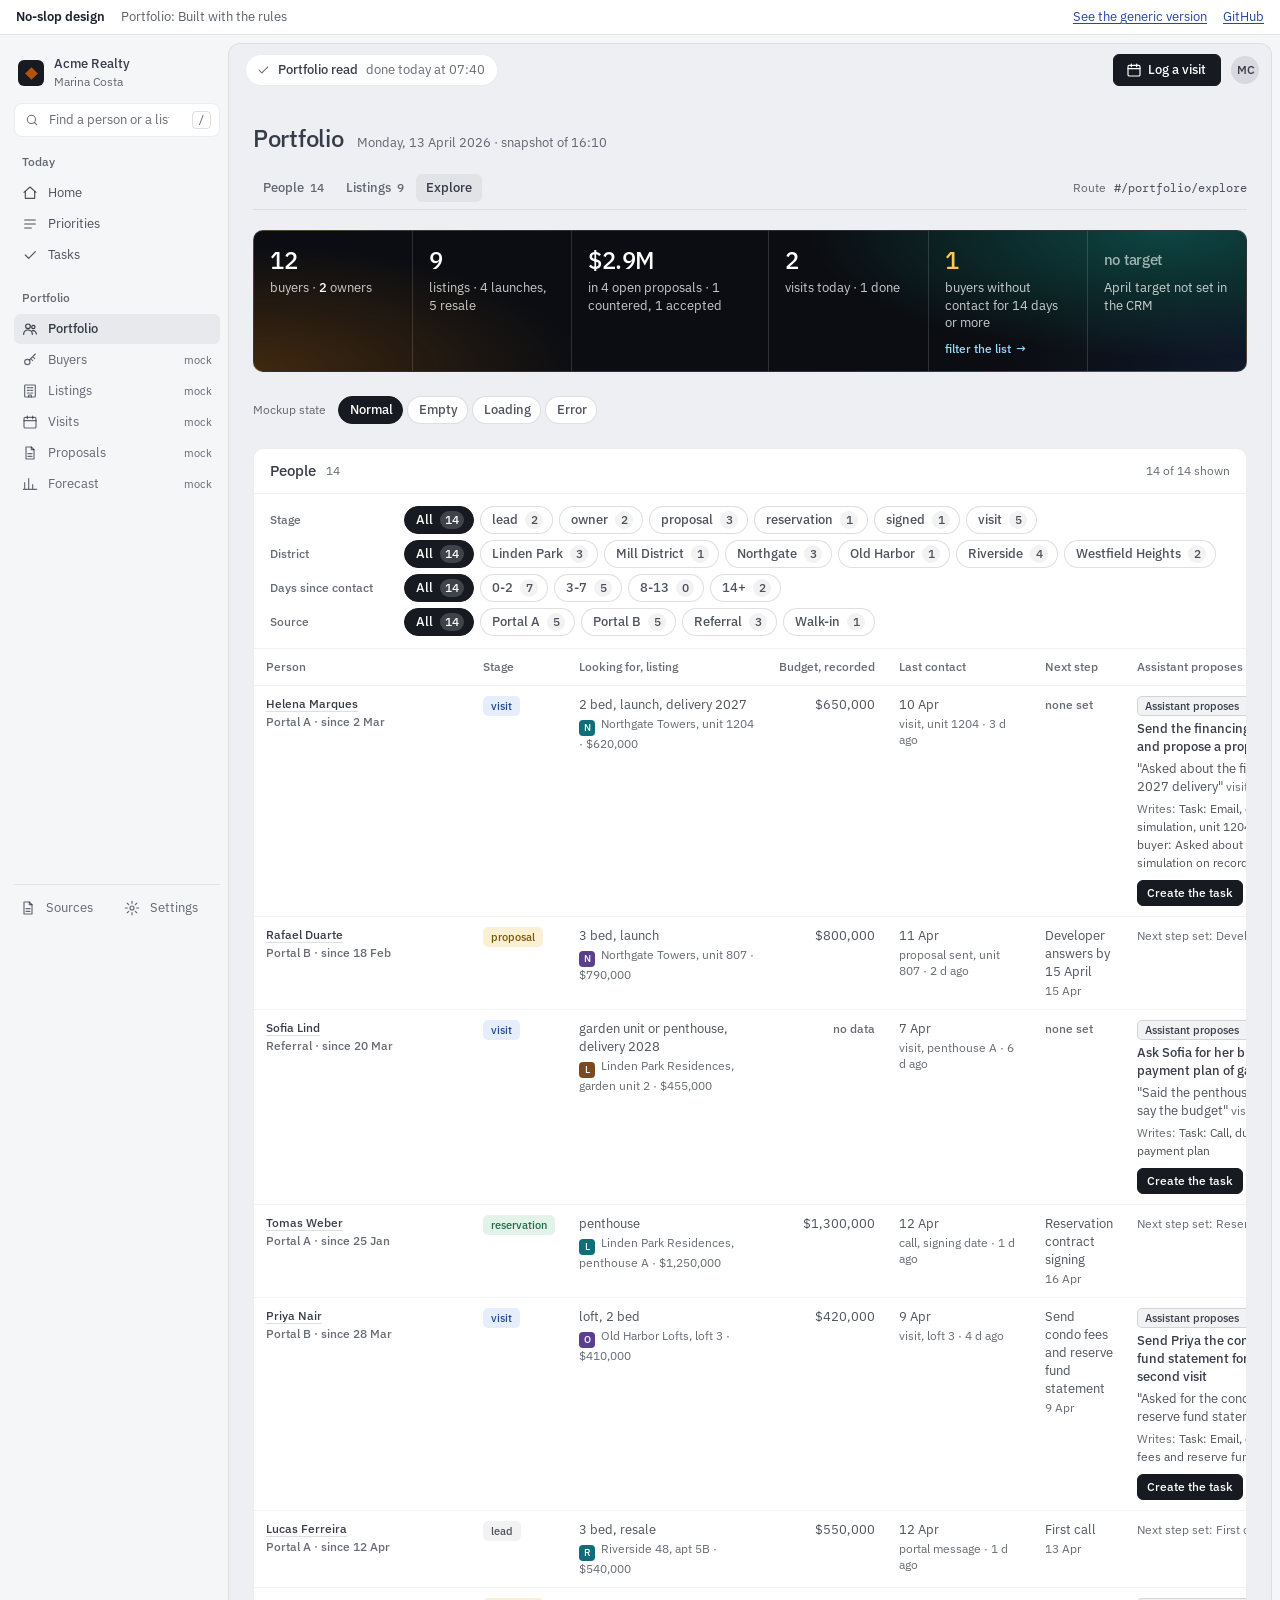
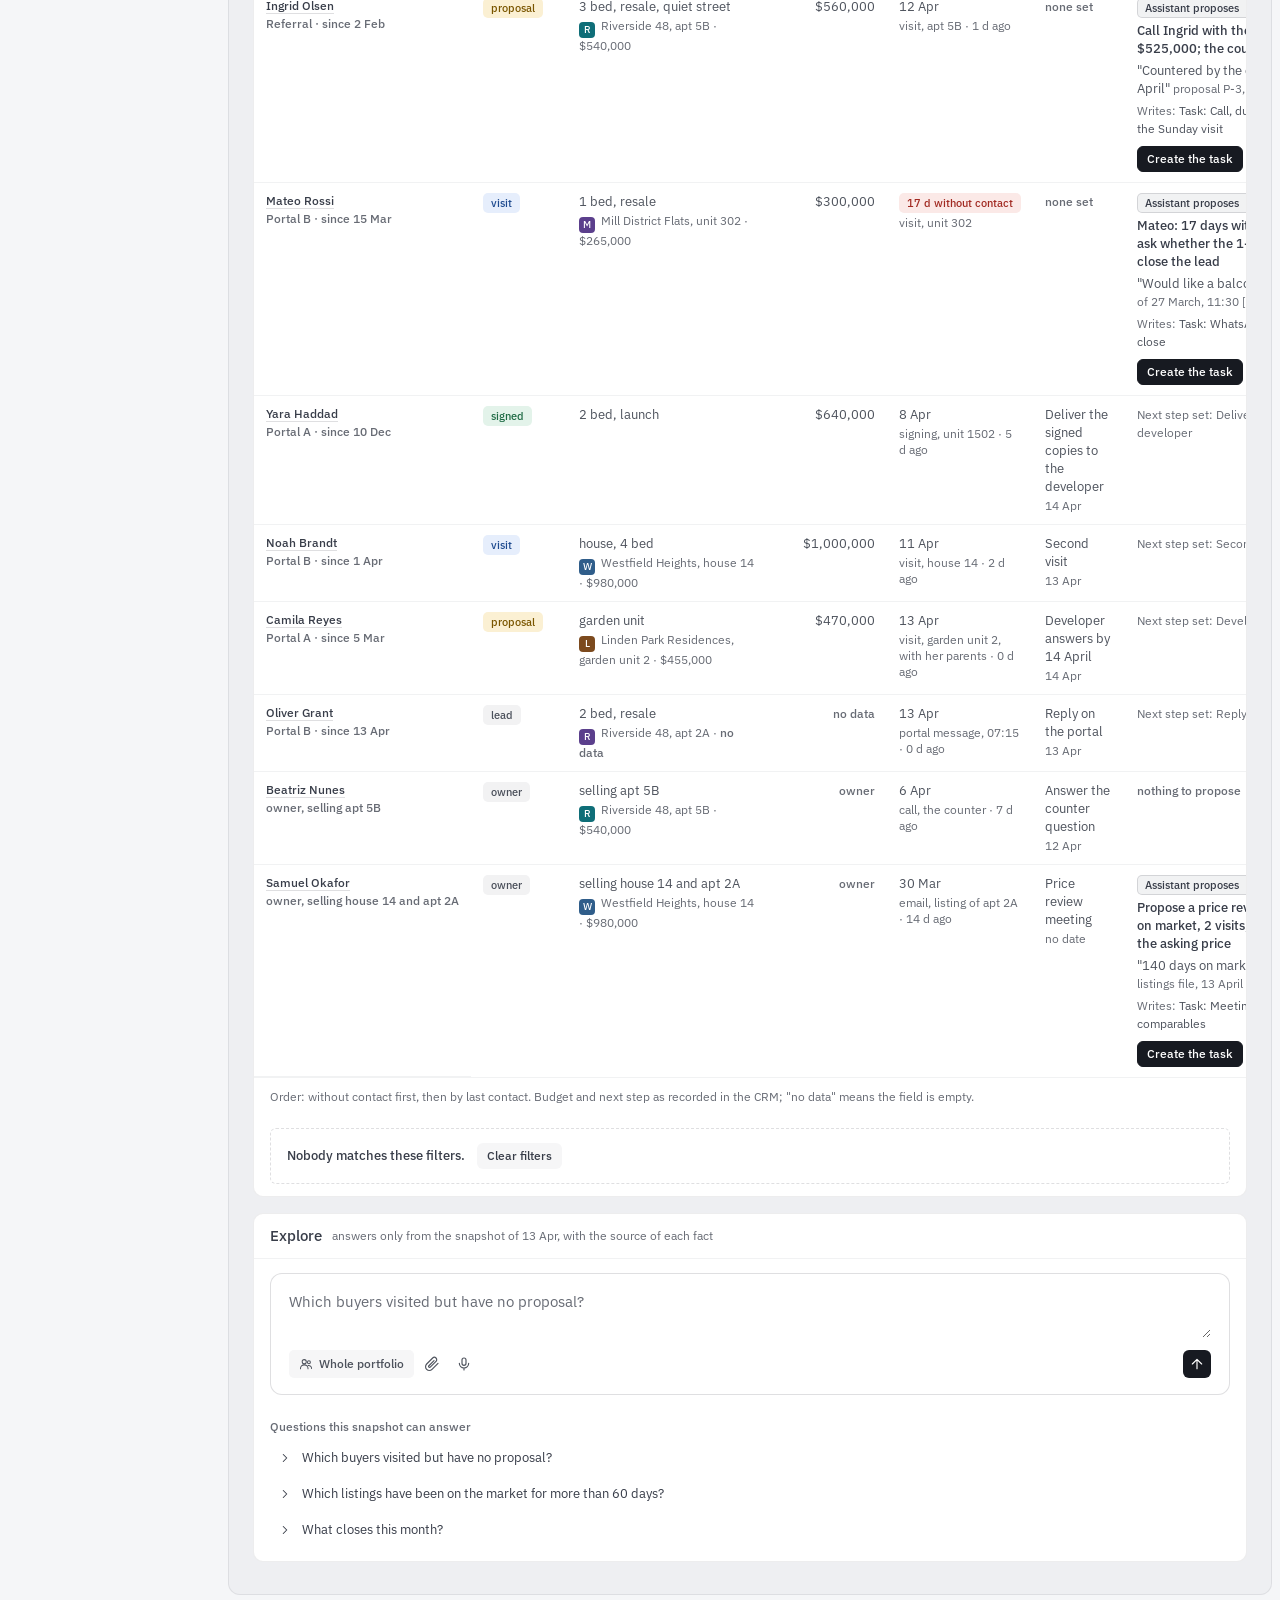
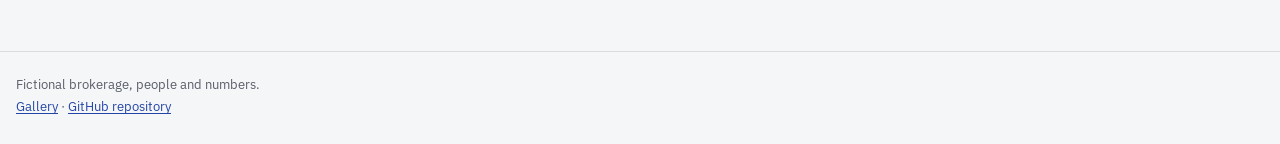
<file: site/portfolio-explore.html>
<!doctype html>
<html lang="en">
<head>
<meta charset="utf-8">
<meta name="viewport" content="width=device-width, initial-scale=1">
<title>Portfolio, explore view, built with the rules</title>
<meta name="description" content="A broker&#x27;s portfolio as a dense operator screen: every person with stage, budget as recorded, last contact and next step, the assistant&#x27;s proposals with their evidence, and an explore box that answers only from the snapshot, with the source of each fact.">
<link rel="canonical" href="https://benyoumen.github.io/no-slop-design/portfolio-explore.html">
<meta property="og:type" content="website">
<meta property="og:title" content="Portfolio, explore view, built with the rules">
<meta property="og:description" content="A broker&#x27;s portfolio as a dense operator screen: every person with stage, budget as recorded, last contact and next step, the assistant&#x27;s proposals with their evidence, and an explore box that answers only from the snapshot, with the source of each fact.">
<meta property="og:url" content="https://benyoumen.github.io/no-slop-design/portfolio-explore.html">
<meta property="og:image" content="https://benyoumen.github.io/no-slop-design/og.svg">
<meta name="twitter:card" content="summary_large_image">
<link rel="preconnect" href="https://fonts.googleapis.com"><link rel="preconnect" href="https://fonts.gstatic.com" crossorigin><link href="https://fonts.googleapis.com/css2?family=IBM+Plex+Sans:wght@400;500;600&family=DM+Mono:wght@400;500&display=swap" rel="stylesheet">
<link rel="stylesheet" href="tokens.css"><link rel="stylesheet" href="screens.css">
</head>
<body class="screen">
<div class="frame" role="region" aria-label="Gallery frame"><a class="frame-home" href="index.html">No-slop design</a><span class="frame-label">Portfolio: Built with the rules</span><a class="frame-twin" href="portfolio-explore-generic.html">See the generic version</a><a class="frame-repo" href="https://github.com/Benyoumen/no-slop-design">GitHub</a></div>

<div class="app">
  <aside class="side">
    <div class="side-top">
      <div class="ws"><span class="ws-mk" aria-hidden="true"></span><span class="ws-t"><b>Acme Realty</b><span class="who">Marina Costa</span></span></div>
      <form class="acct" role="search" aria-label="Find a person or a listing">
        <label class="sr" for="find">Find a person or a listing</label>
        <div class="acct-b"><svg class="ico" width="14" height="14" viewBox="0 0 24 24" fill="none" stroke="currentColor" stroke-width="1.75" stroke-linecap="round" stroke-linejoin="round" aria-hidden="true" focusable="false"><circle cx="11" cy="11" r="7"/><path d="M20 20l-3.5-3.5"/></svg><input id="find" class="acct-in" type="search" placeholder="Find a person or a listing" autocomplete="off"><kbd aria-hidden="true">/</kbd></div>
      </form>
    </div>
    <nav class="nav" aria-label="Sections">
      <div class="nav-g">Today</div><a class="nav-i" href="home.html"><svg class="ico" width="16" height="16" viewBox="0 0 24 24" fill="none" stroke="currentColor" stroke-width="1.75" stroke-linecap="round" stroke-linejoin="round" aria-hidden="true" focusable="false"><path d="M3 11l9-8 9 8"/><path d="M5 10v10h14V10"/></svg><span class="lb">Home</span></a><a class="nav-i" href="home.html#priorities"><svg class="ico" width="16" height="16" viewBox="0 0 24 24" fill="none" stroke="currentColor" stroke-width="1.75" stroke-linecap="round" stroke-linejoin="round" aria-hidden="true" focusable="false"><path d="M4 6h16M4 12h16M4 18h10"/></svg><span class="lb">Priorities</span></a><a class="nav-i" href="home.html#tasks"><svg class="ico" width="16" height="16" viewBox="0 0 24 24" fill="none" stroke="currentColor" stroke-width="1.75" stroke-linecap="round" stroke-linejoin="round" aria-hidden="true" focusable="false"><path d="M5 12l5 5L20 7"/></svg><span class="lb">Tasks</span></a><div class="nav-g">Portfolio</div><a class="nav-i on" href="portfolio-explore.html" aria-current="page"><svg class="ico" width="16" height="16" viewBox="0 0 24 24" fill="none" stroke="currentColor" stroke-width="1.75" stroke-linecap="round" stroke-linejoin="round" aria-hidden="true" focusable="false"><circle cx="9" cy="8" r="3.5"/><path d="M2.5 20a6.5 6.5 0 0 1 13 0"/><circle cx="17" cy="9" r="2.5"/><path d="M15.5 14.5a5 5 0 0 1 6 5"/></svg><span class="lb">Portfolio</span></a><span class="nav-i is-mock" title="Not in this mockup"><svg class="ico" width="16" height="16" viewBox="0 0 24 24" fill="none" stroke="currentColor" stroke-width="1.75" stroke-linecap="round" stroke-linejoin="round" aria-hidden="true" focusable="false"><circle cx="8" cy="15" r="4"/><path d="M11 12l9-9M16 7l3 3M13 10l3 3"/></svg><span class="lb">Buyers</span><span class="nav-n">mock</span></span><span class="nav-i is-mock" title="Not in this mockup"><svg class="ico" width="16" height="16" viewBox="0 0 24 24" fill="none" stroke="currentColor" stroke-width="1.75" stroke-linecap="round" stroke-linejoin="round" aria-hidden="true" focusable="false"><rect x="4" y="3" width="16" height="18" rx="1"/><path d="M8 7h3M13 7h3M8 11h3M13 11h3M8 15h3M13 15h3M10 21v-3h4v3"/></svg><span class="lb">Listings</span><span class="nav-n">mock</span></span><span class="nav-i is-mock" title="Not in this mockup"><svg class="ico" width="16" height="16" viewBox="0 0 24 24" fill="none" stroke="currentColor" stroke-width="1.75" stroke-linecap="round" stroke-linejoin="round" aria-hidden="true" focusable="false"><rect x="3" y="5" width="18" height="16" rx="2"/><path d="M3 10h18M8 3v4M16 3v4"/></svg><span class="lb">Visits</span><span class="nav-n">mock</span></span><span class="nav-i is-mock" title="Not in this mockup"><svg class="ico" width="16" height="16" viewBox="0 0 24 24" fill="none" stroke="currentColor" stroke-width="1.75" stroke-linecap="round" stroke-linejoin="round" aria-hidden="true" focusable="false"><path d="M6 3h8l4 4v14H6z"/><path d="M14 3v4h4M9 13h6M9 17h6"/></svg><span class="lb">Proposals</span><span class="nav-n">mock</span></span><span class="nav-i is-mock" title="Not in this mockup"><svg class="ico" width="16" height="16" viewBox="0 0 24 24" fill="none" stroke="currentColor" stroke-width="1.75" stroke-linecap="round" stroke-linejoin="round" aria-hidden="true" focusable="false"><path d="M4 20V10M10 20V4M16 20v-7M22 20H2"/></svg><span class="lb">Forecast</span><span class="nav-n">mock</span></span>
      <div class="nav-foot">
        <span class="nav-i is-mock" title="Not in this mockup"><svg class="ico" width="16" height="16" viewBox="0 0 24 24" fill="none" stroke="currentColor" stroke-width="1.75" stroke-linecap="round" stroke-linejoin="round" aria-hidden="true" focusable="false"><path d="M6 3h8l4 4v14H6z"/><path d="M14 3v4h4M9 13h6M9 17h6"/></svg><span class="lb">Sources</span></span>
        <span class="nav-i is-mock" title="Not in this mockup"><svg class="ico" width="16" height="16" viewBox="0 0 24 24" fill="none" stroke="currentColor" stroke-width="1.75" stroke-linecap="round" stroke-linejoin="round" aria-hidden="true" focusable="false"><circle cx="12" cy="12" r="3"/><path d="M12 2v3M12 19v3M2 12h3M19 12h3M4.9 4.9l2.1 2.1M17 17l2.1 2.1M4.9 19.1L7 17M17 7l2.1-2.1"/></svg><span class="lb">Settings</span></span>
      </div>
    </nav>
  </aside>
  <div class="sheet">
    <header class="hd">
      <div class="hd-in">
        <div class="job" role="status" aria-live="polite" id="job"><svg class="ico" width="14" height="14" viewBox="0 0 24 24" fill="none" stroke="currentColor" stroke-width="1.75" stroke-linecap="round" stroke-linejoin="round" aria-hidden="true" focusable="false"><path d="M5 12l5 5L20 7"/></svg><span class="job-t">Portfolio read</span><span class="job-s">done today at 07:40</span></div>
        <span class="grow"></span>
        <button type="button" class="b b-p" id="log-visit"><svg class="ico" width="16" height="16" viewBox="0 0 24 24" fill="none" stroke="currentColor" stroke-width="1.75" stroke-linecap="round" stroke-linejoin="round" aria-hidden="true" focusable="false"><rect x="3" y="5" width="18" height="16" rx="2"/><path d="M3 10h18M8 3v4M16 3v4"/></svg>Log a visit</button>
        <div class="umenu" id="umenu">
          <button type="button" class="uav" id="umenubtn" aria-expanded="false" aria-controls="umenu-l" aria-label="Account of Marina Costa">MC</button>
          <div class="pop" id="umenu-l" hidden>
            <div class="pop-id"><span class="uav" aria-hidden="true">MC</span><span class="pop-idt"><span class="pop-nm">Marina Costa</span><span class="pop-org">Broker, launches and resale</span></span></div>
            <button type="button" class="pi">Preferences<span class="sub">channel, daily summary, quiet hours</span></button>
            <button type="button" class="pi">Sources<span class="sub">where every number on this screen comes from</span></button>
          </div>
        </div>
      </div>
    </header>
    <main class="mn" id="main">
      
      
<div class="ph"><div class="ph-t"><h1>Portfolio</h1><span class="ph-s">Monday, 13 April 2026 · snapshot of 16:10</span></div></div>
<nav class="subnav" aria-label="Portfolio sections">
  <a class="sn" href="buyer-record.html">People<span class="n">14</span></a>
  <span class="sn is-mock" title="Not in this mockup">Listings<span class="n">9</span></span>
  <span class="sn on" aria-current="page">Explore</span>
  <span class="sx"><span class="t3">Route</span> <code>#/portfolio/explore</code></span>
</nav>

<div class="strip" role="group" aria-label="The portfolio in numbers">
  <div class="st"><span class="v">12</span><span class="l">buyers · <b>2</b> owners</span></div>
  <div class="st"><span class="v">9</span><span class="l">listings · 4 launches, 5 resale</span></div>
  <div class="st wide"><span class="v">$2.9M</span><span class="l">in 4 open proposals · 1 countered, 1 accepted</span></div>
  <div class="st"><span class="v">2</span><span class="l">visits today · 1 done</span></div>
  <button type="button" class="st act" data-filter-days="14+"><span class="v hot">1</span><span class="l">buyers without contact for 14 days or more</span><span class="go">filter the list</span></button>
  <div class="st"><span class="v na">no target</span><span class="l">April target not set in the CRM</span></div>
</div>

<div class="switcher" role="group" aria-label="Mockup state">
  <span class="switcher-label">Mockup state</span>
  <button type="button" class="fchip on" data-state="normal" aria-pressed="true">Normal</button>
  <button type="button" class="fchip" data-state="empty" aria-pressed="false">Empty</button>
  <button type="button" class="fchip" data-state="loading" aria-pressed="false">Loading</button>
  <button type="button" class="fchip" data-state="error" aria-pressed="false">Error</button>
</div>

<div id="app" data-state="normal">
<div class="only-error notice-bad" role="alert"><b>The CRM did not answer at 07:40.</b> The list shows yesterday's read. The assistant retries at 08:10, or <button type="button" class="lk-b" data-state="normal">retry now</button>.</div>

<section class="pn only-normal only-error" aria-labelledby="h-people">
  <div class="pn-h">
    <h2 id="h-people">People</h2><span class="pn-n" id="count">14</span>
    <span class="pn-x"><span class="t3" id="live" aria-live="polite">14 of 14 shown</span></span>
  </div>
  <div class="filters">
    <div class="fgroup" role="group" aria-label="Stage"><span class="fl">Stage</span><button type="button" class="fchip on" data-f="stage" data-v="all" aria-pressed="true">All<span class="n">14</span></button><button type="button" class="fchip" data-f="stage" data-v="lead" aria-pressed="false">lead<span class="n">2</span></button><button type="button" class="fchip" data-f="stage" data-v="owner" aria-pressed="false">owner<span class="n">2</span></button><button type="button" class="fchip" data-f="stage" data-v="proposal" aria-pressed="false">proposal<span class="n">3</span></button><button type="button" class="fchip" data-f="stage" data-v="reservation" aria-pressed="false">reservation<span class="n">1</span></button><button type="button" class="fchip" data-f="stage" data-v="signed" aria-pressed="false">signed<span class="n">1</span></button><button type="button" class="fchip" data-f="stage" data-v="visit" aria-pressed="false">visit<span class="n">5</span></button></div>
    <div class="fgroup" role="group" aria-label="District"><span class="fl">District</span><button type="button" class="fchip on" data-f="district" data-v="all" aria-pressed="true">All<span class="n">14</span></button><button type="button" class="fchip" data-f="district" data-v="Linden Park" aria-pressed="false">Linden Park<span class="n">3</span></button><button type="button" class="fchip" data-f="district" data-v="Mill District" aria-pressed="false">Mill District<span class="n">1</span></button><button type="button" class="fchip" data-f="district" data-v="Northgate" aria-pressed="false">Northgate<span class="n">3</span></button><button type="button" class="fchip" data-f="district" data-v="Old Harbor" aria-pressed="false">Old Harbor<span class="n">1</span></button><button type="button" class="fchip" data-f="district" data-v="Riverside" aria-pressed="false">Riverside<span class="n">4</span></button><button type="button" class="fchip" data-f="district" data-v="Westfield Heights" aria-pressed="false">Westfield Heights<span class="n">2</span></button></div>
    <div class="fgroup" role="group" aria-label="Days since contact"><span class="fl">Days since contact</span><button type="button" class="fchip on" data-f="days" data-v="all" aria-pressed="true">All<span class="n">14</span></button><button type="button" class="fchip" data-f="days" data-v="0-2" aria-pressed="false">0-2<span class="n">7</span></button><button type="button" class="fchip" data-f="days" data-v="3-7" aria-pressed="false">3-7<span class="n">5</span></button><button type="button" class="fchip" data-f="days" data-v="8-13" aria-pressed="false">8-13<span class="n">0</span></button><button type="button" class="fchip" data-f="days" data-v="14+" aria-pressed="false">14+<span class="n">2</span></button></div>
    <div class="fgroup" role="group" aria-label="Source"><span class="fl">Source</span><button type="button" class="fchip on" data-f="source" data-v="all" aria-pressed="true">All<span class="n">14</span></button><button type="button" class="fchip" data-f="source" data-v="Portal A" aria-pressed="false">Portal A<span class="n">5</span></button><button type="button" class="fchip" data-f="source" data-v="Portal B" aria-pressed="false">Portal B<span class="n">5</span></button><button type="button" class="fchip" data-f="source" data-v="Referral" aria-pressed="false">Referral<span class="n">3</span></button><button type="button" class="fchip" data-f="source" data-v="Walk-in" aria-pressed="false">Walk-in<span class="n">1</span></button></div>
  </div>
  <div class="tbw">
    <table class="tb" id="people">
      <thead><tr><th scope="col">Person</th><th scope="col">Stage</th><th scope="col">Looking for, listing</th><th scope="col" class="num">Budget, recorded</th><th scope="col">Last contact</th><th scope="col">Next step</th><th scope="col">Assistant proposes</th></tr></thead>
      <tbody><tr id="row-B-01" data-stage="visit" data-district="Northgate" data-days="3-7" data-source="Portal A" data-kind="buyer"><th scope="row"><a class="lkn" href="buyer-record.html">Helena Marques</a><span class="sub">Portal A · since 2 Mar</span></th><td><span class="ch ch-info">visit</span></td><td class="looking">2 bed, launch, delivery 2027<span class="sub"><span class="lg lg-2" aria-hidden="true">N</span>Northgate Towers, unit 1204 · <span class="num">$620,000</span></span></td><td class="num"><span class="num">$650,000</span></td><td><span class="num">10 Apr</span><span class="sub">visit, unit 1204 · 3 d ago</span></td><td><span class="na">none set</span></td><td class="col-prop"><div class="prop" id="prop-B-01"><span class="ch ch-prop">Assistant proposes</span><p class="prop-t">Send the financing simulation for unit 1204 and propose a proposal meeting</p><p class="prop-ev">"Asked about the financing simulation for the 2027 delivery" <span class="src">visit of 6 April, 10:00 [1]</span></p><p class="prop-w"><span class="t3">Writes:</span> Task: Email, due 14 April: financing simulation, unit 1204, 2027 delivery; Note on the buyer: Asked about financing on both visits; no simulation on record</p><div class="acts"><button type="button" class="b b-p b-sm" data-approve="B-01" data-task="Email, due 14 April: financing simulation, unit 1204, 2027 delivery">Create the task</button><button type="button" class="b b-t b-sm" data-later="B-01">Not now</button><a class="b b-l b-sm" href="buyer-record.html">Open</a></div></div><div class="result" id="result-B-01" hidden></div></td></tr><tr id="row-B-02" data-stage="proposal" data-district="Northgate" data-days="0-2" data-source="Portal B" data-kind="buyer"><th scope="row"><a class="lkn" href="buyer-record.html">Rafael Duarte</a><span class="sub">Portal B · since 18 Feb</span></th><td><span class="ch ch-warn">proposal</span></td><td class="looking">3 bed, launch<span class="sub"><span class="lg lg-4" aria-hidden="true">N</span>Northgate Towers, unit 807 · <span class="num">$790,000</span></span></td><td class="num"><span class="num">$800,000</span></td><td><span class="num">11 Apr</span><span class="sub">proposal sent, unit 807 · 2 d ago</span></td><td>Developer answers by 15 April<span class="sub">15 Apr</span></td><td class="col-prop"><span class="t3">Next step set: Developer answers by 15 April</span></td></tr><tr id="row-B-03" data-stage="visit" data-district="Linden Park" data-days="3-7" data-source="Referral" data-kind="buyer"><th scope="row"><a class="lkn" href="buyer-record.html">Sofia Lind</a><span class="sub">Referral · since 20 Mar</span></th><td><span class="ch ch-info">visit</span></td><td class="looking">garden unit or penthouse, delivery 2028<span class="sub"><span class="lg lg-3" aria-hidden="true">L</span>Linden Park Residences, garden unit 2 · <span class="num">$455,000</span></span></td><td class="num"><span class="na">no data</span></td><td><span class="num">7 Apr</span><span class="sub">visit, penthouse A · 6 d ago</span></td><td><span class="na">none set</span></td><td class="col-prop"><div class="prop" id="prop-B-03"><span class="ch ch-prop">Assistant proposes</span><p class="prop-t">Ask Sofia for her budget and send the payment plan of garden unit 2</p><p class="prop-ev">"Said the penthouse is above budget; did not say the budget" <span class="src">visit of 7 April, 11:00 [1]</span></p><p class="prop-w"><span class="t3">Writes:</span> Task: Call, due 14 April: budget and payment plan</p><div class="acts"><button type="button" class="b b-p b-sm" data-approve="B-03" data-task="Call, due 14 April: budget and payment plan">Create the task</button><button type="button" class="b b-t b-sm" data-later="B-03">Not now</button><a class="b b-l b-sm" href="buyer-record.html">Open</a></div></div><div class="result" id="result-B-03" hidden></div></td></tr><tr id="row-B-04" data-stage="reservation" data-district="Linden Park" data-days="0-2" data-source="Portal A" data-kind="buyer"><th scope="row"><a class="lkn" href="buyer-record.html">Tomas Weber</a><span class="sub">Portal A · since 25 Jan</span></th><td><span class="ch ch-ok">reservation</span></td><td class="looking">penthouse<span class="sub"><span class="lg lg-2" aria-hidden="true">L</span>Linden Park Residences, penthouse A · <span class="num">$1,250,000</span></span></td><td class="num"><span class="num">$1,300,000</span></td><td><span class="num">12 Apr</span><span class="sub">call, signing date · 1 d ago</span></td><td>Reservation contract signing<span class="sub">16 Apr</span></td><td class="col-prop"><span class="t3">Next step set: Reservation contract signing</span></td></tr><tr id="row-B-05" data-stage="visit" data-district="Old Harbor" data-days="3-7" data-source="Portal B" data-kind="buyer"><th scope="row"><a class="lkn" href="buyer-record.html">Priya Nair</a><span class="sub">Portal B · since 28 Mar</span></th><td><span class="ch ch-info">visit</span></td><td class="looking">loft, 2 bed<span class="sub"><span class="lg lg-4" aria-hidden="true">O</span>Old Harbor Lofts, loft 3 · <span class="num">$410,000</span></span></td><td class="num"><span class="num">$420,000</span></td><td><span class="num">9 Apr</span><span class="sub">visit, loft 3 · 4 d ago</span></td><td>Send condo fees and reserve fund statement<span class="sub">9 Apr</span></td><td class="col-prop"><div class="prop" id="prop-B-05"><span class="ch ch-prop">Assistant proposes</span><p class="prop-t">Send Priya the condo fees and the reserve fund statement for loft 3, then propose a second visit</p><p class="prop-ev">"Asked for the condo fees and the building&#x27;s reserve fund statement" <span class="src">visit of 9 April, 14:00 [1]</span></p><p class="prop-w"><span class="t3">Writes:</span> Task: Email, overdue since 9 April: condo fees and reserve fund statement</p><div class="acts"><button type="button" class="b b-p b-sm" data-approve="B-05" data-task="Email, overdue since 9 April: condo fees and reserve fund statement">Create the task</button><button type="button" class="b b-t b-sm" data-later="B-05">Not now</button><a class="b b-l b-sm" href="buyer-record.html">Open</a></div></div><div class="result" id="result-B-05" hidden></div></td></tr><tr id="row-B-06" data-stage="lead" data-district="Riverside" data-days="0-2" data-source="Portal A" data-kind="buyer"><th scope="row"><a class="lkn" href="buyer-record.html">Lucas Ferreira</a><span class="sub">Portal A · since 12 Apr</span></th><td><span class="ch ch-neu">lead</span></td><td class="looking">3 bed, resale<span class="sub"><span class="lg lg-2" aria-hidden="true">R</span>Riverside 48, apt 5B · <span class="num">$540,000</span></span></td><td class="num"><span class="num">$550,000</span></td><td><span class="num">12 Apr</span><span class="sub">portal message · 1 d ago</span></td><td>First call<span class="sub">13 Apr</span></td><td class="col-prop"><span class="t3">Next step set: First call</span></td></tr><tr id="row-B-07" data-stage="proposal" data-district="Riverside" data-days="0-2" data-source="Referral" data-kind="buyer"><th scope="row"><a class="lkn" href="buyer-record.html">Ingrid Olsen</a><span class="sub">Referral · since 2 Feb</span></th><td><span class="ch ch-warn">proposal</span></td><td class="looking">3 bed, resale, quiet street<span class="sub"><span class="lg lg-2" aria-hidden="true">R</span>Riverside 48, apt 5B · <span class="num">$540,000</span></span></td><td class="num"><span class="num">$560,000</span></td><td><span class="num">12 Apr</span><span class="sub">visit, apt 5B · 1 d ago</span></td><td><span class="na">none set</span></td><td class="col-prop"><div class="prop" id="prop-B-07"><span class="ch ch-prop">Assistant proposes</span><p class="prop-t">Call Ingrid with the owner&#x27;s counter at $525,000; the counter has waited 8 days</p><p class="prop-ev">"Countered by the owner at $525,000 on 5 April" <span class="src">proposal P-3, CRM [2]</span></p><p class="prop-w"><span class="t3">Writes:</span> Task: Call, due 13 April: the counter and the Sunday visit</p><div class="acts"><button type="button" class="b b-p b-sm" data-approve="B-07" data-task="Call, due 13 April: the counter and the Sunday visit">Create the task</button><button type="button" class="b b-t b-sm" data-later="B-07">Not now</button><a class="b b-l b-sm" href="buyer-record.html">Open</a></div></div><div class="result" id="result-B-07" hidden></div></td></tr><tr id="row-B-08" data-stage="visit" data-district="Mill District" data-days="14+" data-source="Portal B" data-kind="buyer"><th scope="row"><a class="lkn" href="buyer-record.html">Mateo Rossi</a><span class="sub">Portal B · since 15 Mar</span></th><td><span class="ch ch-info">visit</span></td><td class="looking">1 bed, resale<span class="sub"><span class="lg lg-4" aria-hidden="true">M</span>Mill District Flats, unit 302 · <span class="num">$265,000</span></span></td><td class="num"><span class="num">$300,000</span></td><td><span class="ch ch-bad">17 d without contact</span><span class="sub">visit, unit 302</span></td><td><span class="na">none set</span></td><td class="col-prop"><div class="prop" id="prop-B-08"><span class="ch ch-prop">Assistant proposes</span><p class="prop-t">Mateo: 17 days without contact after one visit; ask whether the 1-bed search continues, or close the lead</p><p class="prop-ev">"Would like a balcony; unit 302 has none" <span class="src">visit of 27 March, 11:30 [1]</span></p><p class="prop-w"><span class="t3">Writes:</span> Task: WhatsApp, due 14 April: continue or close</p><div class="acts"><button type="button" class="b b-p b-sm" data-approve="B-08" data-task="WhatsApp, due 14 April: continue or close">Create the task</button><button type="button" class="b b-t b-sm" data-later="B-08">Not now</button><a class="b b-l b-sm" href="buyer-record.html">Open</a></div></div><div class="result" id="result-B-08" hidden></div></td></tr><tr id="row-B-09" data-stage="signed" data-district="Northgate" data-days="3-7" data-source="Portal A" data-kind="buyer"><th scope="row"><a class="lkn" href="buyer-record.html">Yara Haddad</a><span class="sub">Portal A · since 10 Dec</span></th><td><span class="ch ch-ok">signed</span></td><td class="looking">2 bed, launch</td><td class="num"><span class="num">$640,000</span></td><td><span class="num">8 Apr</span><span class="sub">signing, unit 1502 · 5 d ago</span></td><td>Deliver the signed copies to the developer<span class="sub">14 Apr</span></td><td class="col-prop"><span class="t3">Next step set: Deliver the signed copies to the developer</span></td></tr><tr id="row-B-10" data-stage="visit" data-district="Westfield Heights" data-days="0-2" data-source="Portal B" data-kind="buyer"><th scope="row"><a class="lkn" href="buyer-record.html">Noah Brandt</a><span class="sub">Portal B · since 1 Apr</span></th><td><span class="ch ch-info">visit</span></td><td class="looking">house, 4 bed<span class="sub"><span class="lg lg-5" aria-hidden="true">W</span>Westfield Heights, house 14 · <span class="num">$980,000</span></span></td><td class="num"><span class="num">$1,000,000</span></td><td><span class="num">11 Apr</span><span class="sub">visit, house 14 · 2 d ago</span></td><td>Second visit<span class="sub">13 Apr</span></td><td class="col-prop"><span class="t3">Next step set: Second visit</span></td></tr><tr id="row-B-11" data-stage="proposal" data-district="Linden Park" data-days="0-2" data-source="Portal A" data-kind="buyer"><th scope="row"><a class="lkn" href="buyer-record.html">Camila Reyes</a><span class="sub">Portal A · since 5 Mar</span></th><td><span class="ch ch-warn">proposal</span></td><td class="looking">garden unit<span class="sub"><span class="lg lg-3" aria-hidden="true">L</span>Linden Park Residences, garden unit 2 · <span class="num">$455,000</span></span></td><td class="num"><span class="num">$470,000</span></td><td><span class="num">13 Apr</span><span class="sub">visit, garden unit 2, with her parents · 0 d ago</span></td><td>Developer answers by 14 April<span class="sub">14 Apr</span></td><td class="col-prop"><span class="t3">Next step set: Developer answers by 14 April</span></td></tr><tr id="row-B-12" data-stage="lead" data-district="Riverside" data-days="0-2" data-source="Portal B" data-kind="buyer"><th scope="row"><a class="lkn" href="buyer-record.html">Oliver Grant</a><span class="sub">Portal B · since 13 Apr</span></th><td><span class="ch ch-neu">lead</span></td><td class="looking">2 bed, resale<span class="sub"><span class="lg lg-4" aria-hidden="true">R</span>Riverside 48, apt 2A · <span class="na">no data</span></span></td><td class="num"><span class="na">no data</span></td><td><span class="num">13 Apr</span><span class="sub">portal message, 07:15 · 0 d ago</span></td><td>Reply on the portal<span class="sub">13 Apr</span></td><td class="col-prop"><span class="t3">Next step set: Reply on the portal</span></td></tr><tr id="row-B-13" data-stage="owner" data-district="Riverside" data-days="3-7" data-source="Walk-in" data-kind="owner"><th scope="row"><a class="lkn" href="buyer-record.html">Beatriz Nunes</a><span class="sub">owner, selling apt 5B</span></th><td><span class="ch ch-neu">owner</span></td><td class="looking">selling apt 5B<span class="sub"><span class="lg lg-2" aria-hidden="true">R</span>Riverside 48, apt 5B · <span class="num">$540,000</span></span></td><td class="num"><span class="na">owner</span></td><td><span class="num">6 Apr</span><span class="sub">call, the counter · 7 d ago</span></td><td>Answer the counter question<span class="sub">12 Apr</span></td><td class="col-prop"><span class="na">nothing to propose</span></td></tr><tr id="row-B-14" data-stage="owner" data-district="Westfield Heights" data-days="14+" data-source="Referral" data-kind="owner"><th scope="row"><a class="lkn" href="buyer-record.html">Samuel Okafor</a><span class="sub">owner, selling house 14 and apt 2A</span></th><td><span class="ch ch-neu">owner</span></td><td class="looking">selling house 14 and apt 2A<span class="sub"><span class="lg lg-5" aria-hidden="true">W</span>Westfield Heights, house 14 · <span class="num">$980,000</span></span></td><td class="num"><span class="na">owner</span></td><td><span class="num">30 Mar</span><span class="sub">email, listing of apt 2A · 14 d ago</span></td><td>Price review meeting<span class="sub">no date</span></td><td class="col-prop"><div class="prop" id="prop-B-14"><span class="ch ch-prop">Assistant proposes</span><p class="prop-t">Propose a price review for house 14: 140 days on market, 2 visits, 3 comparable sales below the asking price</p><p class="prop-ev">"140 days on market, 2 visits, no proposal" <span class="src">listings file, 13 April [4]</span></p><p class="prop-w"><span class="t3">Writes:</span> Task: Meeting, no date: price review with comparables</p><div class="acts"><button type="button" class="b b-p b-sm" data-approve="B-14" data-task="Meeting, no date: price review with comparables">Create the task</button><button type="button" class="b b-t b-sm" data-later="B-14">Not now</button><a class="b b-l b-sm" href="buyer-record.html">Open</a></div></div><div class="result" id="result-B-14" hidden></div></td></tr></tbody>
    </table>
    <div class="tb-foot"><span>Order: without contact first, then by last contact. Budget and next step as recorded in the CRM; "no data" means the field is empty.</span></div>
  </div>
  <div class="empty" id="people-empty" hidden><b>Nobody matches these filters.</b> <button type="button" class="b b-s b-sm" id="clear-filters">Clear filters</button></div>
</section>

<section class="pn only-empty" aria-label="Empty portfolio" hidden>
  <div class="pn-b"><div class="empty soft"><b>No people yet.</b><p>Your portfolio fills from three places: the CRM, the visits you log, and the portal leads. Connect the CRM in Sources, or log the first visit.</p><a class="b b-s" href="home.html">Open today</a></div></div>
</section>

<section class="pn only-loading" aria-label="Loading" aria-busy="true" hidden>
  <div class="pn-b"><p class="t3">Reading the CRM, started 07:40.</p><div class="skeleton-rows"><div class="skeleton"></div><div class="skeleton"></div><div class="skeleton"></div><div class="skeleton"></div></div></div>
</section>

<section class="pn ex-card only-normal only-error" aria-labelledby="h-explore">
  <div class="pn-h"><h2 id="h-explore">Explore</h2><span class="t3">answers only from the snapshot of 13 Apr, with the source of each fact</span></div>
  <div class="pn-b">
    <form class="cmp" id="ex-cmp">
      <label class="sr" for="ex-in">Ask about the portfolio</label>
      <textarea id="ex-in" rows="2" placeholder="Which buyers visited but have no proposal?"></textarea>
      <div class="cmp-b">
        <span class="cmp-ctx" role="group" aria-label="Context"><button type="button" class="cmp-ctx-b"><svg class="ico" width="14" height="14" viewBox="0 0 24 24" fill="none" stroke="currentColor" stroke-width="1.75" stroke-linecap="round" stroke-linejoin="round" aria-hidden="true" focusable="false"><circle cx="9" cy="8" r="3.5"/><path d="M2.5 20a6.5 6.5 0 0 1 13 0"/><circle cx="17" cy="9" r="2.5"/><path d="M15.5 14.5a5 5 0 0 1 6 5"/></svg>Whole portfolio</button></span>
        <button type="button" class="cmp-ic" aria-label="Attach a document (not in this mockup)"><svg class="ico" width="16" height="16" viewBox="0 0 24 24" fill="none" stroke="currentColor" stroke-width="1.75" stroke-linecap="round" stroke-linejoin="round" aria-hidden="true" focusable="false"><path d="M21 11l-9 9a5.5 5.5 0 0 1-8-8l9-9a3.5 3.5 0 0 1 5 5l-9 9a1.5 1.5 0 0 1-2-2l8-8"/></svg></button>
        <button type="button" class="cmp-ic" aria-label="Dictate (not in this mockup)"><svg class="ico" width="16" height="16" viewBox="0 0 24 24" fill="none" stroke="currentColor" stroke-width="1.75" stroke-linecap="round" stroke-linejoin="round" aria-hidden="true" focusable="false"><rect x="9" y="3" width="6" height="11" rx="3"/><path d="M5 11a7 7 0 0 0 14 0M12 18v3"/></svg></button>
        <span class="grow"></span>
        <button type="submit" class="cmp-env" aria-label="Ask"><svg class="ico" width="16" height="16" viewBox="0 0 24 24" fill="none" stroke="currentColor" stroke-width="1.75" stroke-linecap="round" stroke-linejoin="round" aria-hidden="true" focusable="false"><path d="M12 19V5M5 12l7-7 7 7"/></svg></button>
      </div>
    </form>
    <p class="ex-sgt t3">Questions this snapshot can answer</p>
    <ul class="sg-l">
      <li><button type="button" class="sg" data-q="q1"><svg class="ico" width="14" height="14" viewBox="0 0 24 24" fill="none" stroke="currentColor" stroke-width="1.75" stroke-linecap="round" stroke-linejoin="round" aria-hidden="true" focusable="false"><path d="M9 6l6 6-6 6"/></svg><span class="sg-t">Which buyers visited but have no proposal?</span></button></li><li><button type="button" class="sg" data-q="q2"><svg class="ico" width="14" height="14" viewBox="0 0 24 24" fill="none" stroke="currentColor" stroke-width="1.75" stroke-linecap="round" stroke-linejoin="round" aria-hidden="true" focusable="false"><path d="M9 6l6 6-6 6"/></svg><span class="sg-t">Which listings have been on the market for more than 60 days?</span></button></li><li><button type="button" class="sg" data-q="q3"><svg class="ico" width="14" height="14" viewBox="0 0 24 24" fill="none" stroke="currentColor" stroke-width="1.75" stroke-linecap="round" stroke-linejoin="round" aria-hidden="true" focusable="false"><path d="M9 6l6 6-6 6"/></svg><span class="sg-t">What closes this month?</span></button></li>
    </ul>
    <article class="ex-ans" id="ans-q1" data-q="Which buyers visited but have no proposal?" hidden><p class="ex-q"><span class="t3">You asked</span> Which buyers visited but have no proposal?</p><p class="ex-v">Six buyers visited in the last 14 days and have no proposal. Three are ready for one; three are missing a fact first.</p><ol class="ex-f"><li>Helena Marques, unit 1204: two visits on 6 and 10 April, asked about financing both times; no proposal, no simulation sent. <a class="ref" href="#src-q1-1">[1]</a> <a class="ref" href="#src-q1-2">[2]</a></li><li>Sofia Lind, garden unit 2 and penthouse A, 6 and 7 April: said the penthouse is above budget; the budget is not in the CRM. <a class="ref" href="#src-q1-1">[1]</a> <a class="ref" href="#src-q1-2">[2]</a></li><li>Priya Nair, loft 3, 9 April: asked for the condo fees; the documents were not sent. <a class="ref" href="#src-q1-1">[1]</a> <a class="ref" href="#src-q1-2">[2]</a></li><li>Noah Brandt, house 14, 11 April: second visit on the agenda today at 16:30. <a class="ref" href="#src-q1-1">[1]</a></li><li>Camila Reyes is not on this list: her proposal for garden unit 2 is with the developer. <a class="ref" href="#src-q1-2">[2]</a></li><li>Mateo Rossi, unit 302: visited on 27 March, outside the 14-day window, and 17 days without contact. <a class="ref" href="#src-q1-1">[1]</a> <a class="ref" href="#src-q1-2">[2]</a></li></ol><p class="ex-o"><b>What is not settled:</b> Budgets for Sofia Lind and Oliver Grant are empty in the CRM. The assistant does not estimate them.</p><ul class="ex-src"><li id="src-q1-1">[1] Visit log · 12 visits from 6 to 13 April, logged by the broker after each visit</li><li id="src-q1-2">[2] CRM buyer records · 14 records, read today at 07:40</li></ul><div class="acts"><button type="button" class="b b-p" data-mockact="Create 3 follow-up tasks">Create 3 follow-up tasks</button><button type="button" class="b b-s" data-mockact="Open the buyer list">Open the buyer list</button></div></article><article class="ex-ans" id="ans-q2" data-q="Which listings have been on the market for more than 60 days?" hidden><p class="ex-q"><span class="t3">You asked</span> Which listings have been on the market for more than 60 days?</p><p class="ex-v">Three listings: two resale apartments and one house, 302 days on market between them.</p><ol class="ex-f"><li>Westfield Heights, house 14: 140 days, 2 visits, no proposal. A price review was proposed on 8 April and has not been answered. <a class="ref" href="#src-q2-4">[4]</a> <a class="ref" href="#src-q2-1">[1]</a></li><li>Mill District Flats, unit 302: 95 days, 3 visits, the last on 27 March. <a class="ref" href="#src-q2-4">[4]</a> <a class="ref" href="#src-q2-1">[1]</a></li><li>Riverside 48, apt 5B: 67 days, 6 visits, one proposal countered by the owner on 5 April. <a class="ref" href="#src-q2-4">[4]</a> <a class="ref" href="#src-q2-2">[2]</a></li></ol><p class="ex-o"><b>What is not settled:</b> The owner of house 14 has not answered the price review. The comparables come from the listings file, not from the registry.</p><ul class="ex-src"><li id="src-q2-1">[1] Visit log · 12 visits from 6 to 13 April, logged by the broker after each visit</li><li id="src-q2-2">[2] CRM buyer records · 14 records, read today at 07:40</li><li id="src-q2-4">[4] Listings file · 9 listings, prices from the developers&#x27; tables and the owners&#x27; instructions, comparables from the last 90 days</li></ul><div class="acts"><button type="button" class="b b-p" data-mockact="Open the listings">Open the listings</button><button type="button" class="b b-s" data-mockact="Open the price review">Open the price review</button></div></article><article class="ex-ans" id="ans-q3" data-q="What closes this month?" hidden><p class="ex-q"><span class="t3">You asked</span> What closes this month?</p><p class="ex-v">One signed, one reservation signing on 16 April, two proposals with developers: $3.0M if all four close.</p><ol class="ex-f"><li>Yara Haddad signed unit 1502 on 8 April, $615,000. <a class="ref" href="#src-q3-2">[2]</a></li><li>Tomas Weber, penthouse A: reservation accepted, signing on 16 April, $1,200,000. <a class="ref" href="#src-q3-2">[2]</a></li><li>Rafael Duarte, unit 807: $760,000, the developer answers by 15 April. <a class="ref" href="#src-q3-2">[2]</a></li><li>Camila Reyes, garden unit 2: $440,000, sent yesterday. <a class="ref" href="#src-q3-2">[2]</a></li></ol><p class="ex-o"><b>What is not settled:</b> No target is set for April in the CRM, so there is no gap to report.</p><p class="ex-conf"><span class="ch ch-warn">confidence medium</span> <span class="t2">two of the four depend on a developer&#x27;s answer</span></p><ul class="ex-src"><li id="src-q3-2">[2] CRM buyer records · 14 records, read today at 07:40</li></ul><div class="acts"><button type="button" class="b b-p" data-mockact="Open the forecast">Open the forecast</button><button type="button" class="b b-s" data-mockact="Open the proposals">Open the proposals</button></div></article>
    <article class="ex-ans" id="ans-none" hidden>
      <p class="ex-q"><span class="t3">You asked</span> <span id="ans-none-q"></span></p>
      <p class="ex-v">That question is not in this snapshot.</p>
      <p class="ex-o">The assistant answers only from the visit log, the CRM buyer records, the portal leads export and the listings file of 13 April. It does not estimate, and it does not search outside them.</p>
    </article>
  </div>
</section>
</div>

    </main>
  </div>
</div>

<footer class="site-footer"><p>Fictional brokerage, people and numbers.</p><p><a href="index.html">Gallery</a> · <a href="https://github.com/Benyoumen/no-slop-design">GitHub repository</a></p></footer>
<script>
(function(){
  var btn=document.getElementById('umenubtn'), pop=document.getElementById('umenu-l'), menu=document.getElementById('umenu');
  if(btn&&pop){
    function close(){pop.hidden=true;btn.setAttribute('aria-expanded','false');menu.classList.remove('open');}
    btn.addEventListener('click',function(){var open=pop.hidden;pop.hidden=!open;btn.setAttribute('aria-expanded',open?'true':'false');menu.classList.toggle('open',open);if(open){pop.querySelector('button').focus();}});
    document.addEventListener('keydown',function(ev){if(ev.key==='Escape'&&!pop.hidden){close();btn.focus();}});
    document.addEventListener('click',function(ev){if(!menu.contains(ev.target))close();});
    pop.querySelectorAll('.pi').forEach(function(p){p.addEventListener('click',function(){close();receipt('Not in this mockup','Preferences and Sources are described in the brief.');btn.focus();});});
  }
  var lv=document.getElementById('log-visit'); if(lv){lv.addEventListener('click',function(){receipt('Not in this mockup','Logging a visit is a drawer in the next round.');});}
  var find=document.getElementById('find'); if(find){document.addEventListener('keydown',function(ev){if(ev.key==='/'&&document.activeElement!==find&&!/INPUT|TEXTAREA/.test(document.activeElement.tagName)){ev.preventDefault();find.focus();}});}
  var toastTimer=null;
  window.receipt=function(title,detail,undo){
    var t=document.getElementById('toast'); if(!t){t=document.createElement('div');t.id='toast';t.className='toast';t.setAttribute('role','status');t.setAttribute('aria-live','polite');document.body.appendChild(t);}
    t.innerHTML='<span class="tk" aria-hidden="true">&#10003;</span><span class="tx"><b></b><i></i></span>'+(undo?'<button type="button" class="tu">Undo</button>':'')+'<button type="button" class="tx-x" aria-label="Close">&times;</button>';
    t.querySelector('b').textContent=title; t.querySelector('i').textContent=detail||'';
    t.classList.add('on'); clearTimeout(toastTimer);
    var hide=function(){t.classList.remove('on');};
    t.querySelector('.tx-x').addEventListener('click',hide);
    if(undo){t.querySelector('.tu').addEventListener('click',function(){undo();hide();});}
    toastTimer=setTimeout(hide,undo?12000:5000);
  };
})();

(function(){
  var rows=Array.prototype.slice.call(document.querySelectorAll('#people tbody tr'));
  var state={stage:'all',district:'all',days:'all',source:'all'};
  var total=rows.length, count=document.getElementById('count'), live=document.getElementById('live'), empty=document.getElementById('people-empty');
  function apply(){
    var shown=0;
    rows.forEach(function(r){
      var ok=(state.stage==='all'||r.getAttribute('data-stage')===state.stage)&&(state.district==='all'||r.getAttribute('data-district')===state.district)&&(state.days==='all'||r.getAttribute('data-days')===state.days)&&(state.source==='all'||r.getAttribute('data-source')===state.source);
      r.classList.toggle('is-out',!ok); if(ok)shown++;
    });
    count.textContent=shown; live.textContent=shown+' of '+total+' shown'; empty.hidden=shown!==0;
    document.querySelector('#people').hidden=shown===0;
  }
  function setChip(group,value){
    state[group]=value;
    document.querySelectorAll('.fchip[data-f="'+group+'"]').forEach(function(c){var on=c.getAttribute('data-v')===value;c.classList.toggle('on',on);c.setAttribute('aria-pressed',on?'true':'false');});
    apply();
  }
  document.querySelectorAll('.fchip[data-f]').forEach(function(c){c.addEventListener('click',function(){setChip(c.getAttribute('data-f'),c.getAttribute('data-v'));});});
  document.getElementById('clear-filters').addEventListener('click',function(){['stage','district','days','source'].forEach(function(g){setChip(g,'all');});document.querySelector('.fchip[data-f="stage"]').focus();});
  document.querySelectorAll('[data-filter-days]').forEach(function(b){b.addEventListener('click',function(){setChip('days',b.getAttribute('data-filter-days'));document.getElementById('h-people').scrollIntoView({block:'start'});});});
  var app=document.getElementById('app');
  document.querySelectorAll('[data-state]').forEach(function(b){b.addEventListener('click',function(){var s=b.getAttribute('data-state');app.setAttribute('data-state',s);document.querySelectorAll('.switcher [data-state]').forEach(function(x){var on=x.getAttribute('data-state')===s;x.classList.toggle('on',on);x.setAttribute('aria-pressed',on?'true':'false');});});});
  function pad(n){return (n<10?'0':'')+n;}
  document.querySelectorAll('[data-approve]').forEach(function(b){
    b.addEventListener('click',function(){
      var id=b.getAttribute('data-approve'), prop=document.getElementById('prop-'+id), res=document.getElementById('result-'+id);
      var d=new Date(), t=pad(d.getHours())+':'+pad(d.getMinutes());
      prop.hidden=true; res.hidden=false; res.className='result notice-ok';
      res.innerHTML='<b>Task created at '+t+'.</b> '+b.getAttribute('data-task')+'. Nothing was sent to the buyer.';
      receipt('Done · Task created in the CRM',b.getAttribute('data-task'),function(){res.hidden=true;prop.hidden=false;b.focus();});
    });
  });
  document.querySelectorAll('[data-later]').forEach(function(b){
    b.addEventListener('click',function(){
      var id=b.getAttribute('data-later'), prop=document.getElementById('prop-'+id), res=document.getElementById('result-'+id);
      prop.hidden=true; res.hidden=false; res.className='result notice-neu';
      res.innerHTML='Kept for tomorrow. The proposal returns in tomorrow\'s read.';
      receipt('Kept for tomorrow','The proposal returns in tomorrow\'s read.',function(){res.hidden=true;prop.hidden=false;b.focus();});
    });
  });
  var form=document.getElementById('ex-cmp'), input=document.getElementById('ex-in');
  var canned=Array.prototype.slice.call(document.querySelectorAll('.ex-ans[data-q]'));
  function norm(s){return s.toLowerCase().replace(/[^a-z0-9 ]+/g,' ').replace(/\s+/g,' ').trim();}
  function show(id,q){
    canned.forEach(function(a){a.hidden=true;}); document.getElementById('ans-none').hidden=true;
    var el=id?document.getElementById('ans-'+id):null;
    if(el){el.hidden=false;el.setAttribute('tabindex','-1');el.focus();}
    else{var n=document.getElementById('ans-none');document.getElementById('ans-none-q').textContent=q;n.hidden=false;n.setAttribute('tabindex','-1');n.focus();}
    var job=document.getElementById('job'); if(job){job.querySelector('.job-t').textContent='Assistant answered';job.querySelector('.job-s').textContent='from the snapshot, just now';}
  }
  form.addEventListener('submit',function(ev){ev.preventDefault();var q=input.value.trim()||input.placeholder;var hit=canned.filter(function(a){return norm(a.getAttribute('data-q'))===norm(q);})[0];show(hit?hit.id.replace('ans-',''):null,q);});
  input.addEventListener('keydown',function(ev){if(ev.key==='Enter'&&!ev.shiftKey){ev.preventDefault();form.requestSubmit?form.requestSubmit():form.dispatchEvent(new Event('submit',{cancelable:true}));}});
  document.querySelectorAll('.sg[data-q]').forEach(function(b){b.addEventListener('click',function(){input.value=b.querySelector('.sg-t').textContent;show(b.getAttribute('data-q'),input.value);});});
  document.querySelectorAll('[data-mockact]').forEach(function(b){b.addEventListener('click',function(){receipt('Not in this mockup',b.getAttribute('data-mockact')+' is a drawer in the next round.');});});
  var m=/q=([a-z0-9]+)/.exec(location.hash), tm=/t=([^&]+)/.exec(location.hash);
  if(m){var sg=document.querySelector('.sg[data-q="'+m[1]+'"]');
    if(sg&&document.getElementById('ans-'+m[1])){input.value=sg.querySelector('.sg-t').textContent;show(m[1],input.value);}
    else if(tm){input.value=decodeURIComponent(tm[1]);show(null,input.value);}}
  apply();
})();
</script>
</body>
</html>
</file>
<file: site/tokens.css>
/* Design tokens starter. One file, every decision. Change values, keep names.
   Measured with the WCAG formula (tools/build_gallery.py has no part in this; see the audit skill):
   light: ink on paper 14.7:1, ink-70 on paper 6.1:1, accent-ink on accent 8.4:1, accent on paper 7.8:1,
   success 5.8:1, warning 5.1:1, danger 6.1:1, neutral 6.2:1 on paper; ink-55 on paper 3.7:1, so
   ink-55 is for large text (24px and up) and icons only, never body text.
   dark: ink on paper 15.0:1, ink-70 on paper 8.3:1, accent-ink on accent 8.0:1, states 7.3:1 and above. */

:root {
  --font: "IBM Plex Sans", system-ui, -apple-system, "Segoe UI", Roboto, sans-serif;
  --fs-0: 13px;
  --fs-1: 15px;
  --fs-2: 18px;
  --fs-3: 24px;
  --fs-4: 32px;
  --lh: 1.45;
  --w-regular: 400;
  --w-strong: 600;

  --sp-1: 4px;
  --sp-2: 8px;
  --sp-3: 12px;
  --sp-4: 16px;
  --sp-5: 24px;
  --sp-6: 32px;
  --sp-7: 48px;

  --radius-1: 4px;
  --radius-2: 8px;

  --paper: #F5F6F8;
  --surface: #FFFFFF;
  --ink: #1C2230;
  --ink-rgb: 28, 34, 48;
  --ink-70: rgba(var(--ink-rgb), 0.72);
  --ink-55: rgba(var(--ink-rgb), 0.56);
  --ink-30: rgba(var(--ink-rgb), 0.30);
  --ink-12: rgba(var(--ink-rgb), 0.12);
  --ink-06: rgba(var(--ink-rgb), 0.06);

  --accent: #2446A6;
  --accent-ink: #FFFFFF;
  --accent-soft: rgba(36, 70, 166, 0.10);

  --success: #1B6E3F;
  --warning: #9A5A00;
  --danger: #B42318;
  --neutral: #4F5D73;
  --success-soft: rgba(27, 110, 63, 0.10);
  --warning-soft: rgba(154, 90, 0, 0.10);
  --danger-soft: rgba(180, 35, 24, 0.10);

  --shadow-1: 0 8px 24px rgba(28, 34, 48, 0.16);
  --focus: 0 0 0 2px var(--paper), 0 0 0 4px var(--accent);

  color-scheme: light dark;
}

@media (prefers-color-scheme: dark) {
  :root:not([data-theme="light"]) {
    --paper: #14181F;
    --surface: #1B2029;
    --ink: #E8ECF2;
    --ink-rgb: 232, 236, 242;
    --accent: #8FB0FF;
    --accent-ink: #0E1A3A;
    --accent-soft: rgba(143, 176, 255, 0.14);
    --success: #5BC98A;
    --warning: #E3A94F;
    --danger: #F08A80;
    --neutral: #A9B4C6;
    --success-soft: rgba(91, 201, 138, 0.14);
    --warning-soft: rgba(227, 169, 79, 0.14);
    --danger-soft: rgba(240, 138, 128, 0.14);
    --shadow-1: 0 8px 24px rgba(0, 0, 0, 0.5);
  }
}

:root[data-theme="dark"] {
  --paper: #14181F;
  --surface: #1B2029;
  --ink: #E8ECF2;
  --ink-rgb: 232, 236, 242;
  --accent: #8FB0FF;
  --accent-ink: #0E1A3A;
  --accent-soft: rgba(143, 176, 255, 0.14);
  --success: #5BC98A;
  --warning: #E3A94F;
  --danger: #F08A80;
  --neutral: #A9B4C6;
  --success-soft: rgba(91, 201, 138, 0.14);
  --warning-soft: rgba(227, 169, 79, 0.14);
  --danger-soft: rgba(240, 138, 128, 0.14);
  --shadow-1: 0 8px 24px rgba(0, 0, 0, 0.5);
}

/* Base */
* { box-sizing: border-box; }
html { font-family: var(--font); font-size: var(--fs-1); line-height: var(--lh); color: var(--ink); background: var(--paper); -webkit-text-size-adjust: 100%; }
body { margin: 0; background: var(--paper); color: var(--ink); }
h1, h2, h3 { margin: 0; font-weight: var(--w-strong); line-height: 1.25; }
h1 { font-size: var(--fs-3); }
h2 { font-size: var(--fs-2); }
h3 { font-size: var(--fs-1); }
p { margin: 0; }
a { color: var(--accent); text-decoration-thickness: 1px; text-underline-offset: 2px; }
small, .muted { color: var(--ink-70); }
.num { font-variant-numeric: tabular-nums; }
:focus-visible { outline: none; box-shadow: var(--focus); border-radius: var(--radius-1); }
@media (prefers-reduced-motion: reduce) { *, *::before, *::after { transition: none !important; animation: none !important; } }

/* Buttons */
.btn { display: inline-flex; align-items: center; gap: var(--sp-2); min-height: 40px; padding: 0 var(--sp-4); border: 1px solid var(--ink-30); border-radius: var(--radius-1); background: var(--surface); color: var(--ink); font: inherit; font-weight: var(--w-strong); cursor: pointer; }
.btn:hover { background: var(--ink-06); }
.btn-primary { background: var(--accent); color: var(--accent-ink); border-color: var(--accent); }
.btn-primary:hover { filter: brightness(1.08); background: var(--accent); }
.btn-quiet { border-color: transparent; background: transparent; font-weight: var(--w-regular); }
.btn-quiet:hover { background: var(--ink-06); }
.link { background: none; border: 0; padding: 0; color: var(--accent); font: inherit; cursor: pointer; text-decoration: underline; text-underline-offset: 2px; }

/* Inputs */
.input, .select { min-height: 40px; padding: 0 var(--sp-3); border: 1px solid var(--ink-30); border-radius: var(--radius-1); background: var(--surface); color: var(--ink); font: inherit; }
.label { display: block; font-size: var(--fs-0); color: var(--ink-70); margin-bottom: var(--sp-1); }

/* Tables and cards */
.table { width: 100%; border-collapse: collapse; }
.table th { text-align: left; font-size: var(--fs-0); font-weight: var(--w-strong); color: var(--ink-70); padding: var(--sp-2) var(--sp-3); border-bottom: 1px solid var(--ink-12); }
.table td { padding: var(--sp-3); border-bottom: 1px solid var(--ink-12); vertical-align: top; }
.table tbody tr:hover { background: var(--ink-06); }
.card { background: var(--surface); border: 1px solid var(--ink-12); border-radius: var(--radius-2); padding: var(--sp-4); }
.floating { background: var(--surface); border-radius: var(--radius-2); box-shadow: var(--shadow-1); }

/* KPI: label above, number, reading below */
.kpi { display: grid; gap: var(--sp-1); }
.kpi .label { margin: 0; }
.kpi .value { font-size: var(--fs-4); font-weight: var(--w-strong); line-height: 1.1; font-variant-numeric: tabular-nums; }
.kpi .reading { font-size: var(--fs-0); color: var(--ink-70); }

/* States: color means state */
.state { display: inline-flex; align-items: center; gap: var(--sp-1); padding: 2px var(--sp-2); border-radius: var(--radius-1); font-size: var(--fs-0); font-weight: var(--w-strong); }
.state-success { color: var(--success); background: var(--success-soft); }
.state-warning { color: var(--warning); background: var(--warning-soft); }
.state-danger { color: var(--danger); background: var(--danger-soft); }
.state-neutral { color: var(--neutral); background: var(--ink-06); }
.notice { padding: var(--sp-3) var(--sp-4); border-radius: var(--radius-2); border: 1px solid var(--ink-12); background: var(--surface); }
.notice-success { border-color: var(--success); }
.notice-danger { border-color: var(--danger); }
.empty { padding: var(--sp-6); text-align: left; border: 1px dashed var(--ink-30); border-radius: var(--radius-2); color: var(--ink-70); }
.skeleton { background: linear-gradient(90deg, var(--ink-06), var(--ink-12), var(--ink-06)); border-radius: var(--radius-1); min-height: 1em; }
</file>
<file: site/gallery.css>
/* The gallery page. Tokens from tokens.css. */
.g-head { padding: var(--sp-7) var(--sp-4) var(--sp-6); border-bottom: 1px solid var(--ink-12); background: var(--surface); }
.g-head-inner { max-width: 880px; margin: 0 auto; }
.site-name { font-size: var(--fs-0); font-weight: var(--w-strong); color: var(--ink-70); margin-bottom: var(--sp-3); }
.g-head h1 { font-size: clamp(28px, 5vw, 44px); line-height: 1.1; max-width: 18ch; margin-bottom: var(--sp-4); }
.lede { font-size: var(--fs-2); max-width: 66ch; margin-bottom: var(--sp-4); }
.lede-2 { max-width: 66ch; color: var(--ink-70); margin-bottom: var(--sp-5); }
.actions { display: flex; flex-wrap: wrap; gap: var(--sp-3); margin-bottom: var(--sp-4); }
.g-body { max-width: 1180px; margin: 0 auto; padding: var(--sp-6) var(--sp-4) 0; }
.pair { padding: var(--sp-6) 0; border-bottom: 1px solid var(--ink-12); }
.pair-head { max-width: 760px; margin-bottom: var(--sp-5); }
.pair-head h2 { font-size: var(--fs-3); margin-bottom: var(--sp-2); }
.job { color: var(--ink-70); }
.pair-grid { display: grid; grid-template-columns: repeat(2, minmax(0, 1fr)); gap: var(--sp-5); align-items: start; }
.shot { margin: 0; }
.preview { position: relative; overflow: hidden; border: 1px solid var(--ink-12); border-radius: var(--radius-2); background: var(--surface); height: 300px; }
.preview iframe { position: absolute; top: 0; left: 0; width: 1280px; height: 860px; border: 0; transform: scale(0.3); transform-origin: 0 0; pointer-events: none; background: var(--paper); }
.shot figcaption { margin-top: var(--sp-2); font-size: var(--fs-0); }
.notice-list { margin-top: var(--sp-5); max-width: 880px; }
.notice-list h3 { margin-bottom: var(--sp-3); }
.notice-list ul { list-style: none; margin: 0; padding: 0; display: grid; gap: var(--sp-2); }
.notice-list li { display: grid; grid-template-columns: 64px 1fr; gap: var(--sp-3); align-items: start; }
.tell { font-size: var(--fs-0); font-weight: var(--w-strong); color: var(--accent); background: var(--accent-soft); padding: 2px var(--sp-2); border-radius: var(--radius-1); text-align: center; }
.how { padding: var(--sp-6) 0; max-width: 880px; }
.how h2 { font-size: var(--fs-3); margin-bottom: var(--sp-4); }
.how-list { padding-left: var(--sp-5); margin: 0 0 var(--sp-4); display: grid; gap: var(--sp-2); }
.site-footer { padding: var(--sp-5) var(--sp-4); font-size: var(--fs-0); color: var(--ink-70); border-top: 1px solid var(--ink-12); margin-top: var(--sp-6); }
.site-footer p { margin: 0 0 var(--sp-1); }
@media (max-width: 760px) {
  .pair-grid { grid-template-columns: 1fr; }
  .notice-list li { grid-template-columns: 52px 1fr; }
}
</file>
<file: site/screens.css>
/* Screens built with the rules. Tokens come from tokens.css; the operator shell adds its own
   derived variables below. Literal values only in the generic twin at the end of this file. */
:root {
  --t1: rgba(var(--ink-rgb), 0.88); --t2: rgba(var(--ink-rgb), 0.78); --t3: rgba(var(--ink-rgb), 0.67); --t4: rgba(var(--ink-rgb), 0.42);
  --line: rgba(var(--ink-rgb), 0.08); --line2: rgba(var(--ink-rgb), 0.06); --line3: rgba(var(--ink-rgb), 0.14); --line4: rgba(var(--ink-rgb), 0.22);
  --fill-0: rgba(var(--ink-rgb), 0.03); --fill-1: rgba(var(--ink-rgb), 0.04); --fill-2: rgba(var(--ink-rgb), 0.06); --fill-3: rgba(var(--ink-rgb), 0.10);
  --canvas: var(--paper); --sheet: #EEEFF2; --card: var(--surface);
  --act: #171A21; --act-h: #2A2E38; --on-act: #FFFFFF;
  --signal: #B4530A; --on-signal: #FFFFFF;
  --dk: #0B0D12; --dk-t1: #FFFFFF; --dk-t2: rgba(255,255,255,0.78); --dk-t3: rgba(255,255,255,0.62); --dk-line: rgba(255,255,255,0.14); --dk-fill: rgba(255,255,255,0.07);
  --dk-hot: #FFC857; --dk-link: #9AD9FF;
  --glow: radial-gradient(60% 150% at 92% 0%, rgba(16,148,133,0.42), transparent 60%), radial-gradient(55% 150% at 0% 100%, rgba(217,119,6,0.26), transparent 60%), radial-gradient(40% 120% at 100% 100%, rgba(56,132,255,0.10), transparent 60%);
  --ok: #1F6B45; --ok-bg: #E3F3EA; --ok-dot: #22A35A;
  --warn: #7A5600; --warn-bg: #FBF0D3; --warn-dot: #C9951E;
  --bad: #A12A22; --bad-bg: #FBE9E7; --bad-dot: #D15A4A;
  --info: #1E4A8F; --info-bg: #E6EEFC;
  --neu: #4A4F5A; --neu-bg: #F2F2F3;
  --mono: "DM Mono", ui-monospace, "Cascadia Mono", Consolas, monospace;
  --r: 6px; --r-chip: 5px; --r-field: 8px; --r-card: 10px; --r-sheet: 12px; --r-pill: 999px;
  --nav-w: 228px; --bar-h: 52px; --gap: 8px;
}
@media (prefers-color-scheme: dark) {
  :root:not([data-theme="light"]) {
    --sheet: #1F2530; --act: #E8ECF2; --act-h: #FFFFFF; --on-act: #0E1A3A; --signal: #F2A35B; --on-signal: #1A0F00;
    --ok: #5BC98A; --ok-bg: rgba(91,201,138,0.16); --warn: #E3A94F; --warn-bg: rgba(227,169,79,0.16); --bad: #F08A80; --bad-bg: rgba(240,138,128,0.16);
    --info: #8FB0FF; --info-bg: rgba(143,176,255,0.16); --neu: #C3CAD6; --neu-bg: rgba(195,202,214,0.14);
  }
}
:root[data-theme="dark"] {
  --sheet: #1F2530; --act: #E8ECF2; --act-h: #FFFFFF; --on-act: #0E1A3A; --signal: #F2A35B; --on-signal: #1A0F00;
  --ok: #5BC98A; --ok-bg: rgba(91,201,138,0.16); --warn: #E3A94F; --warn-bg: rgba(227,169,79,0.16); --bad: #F08A80; --bad-bg: rgba(240,138,128,0.16);
  --info: #8FB0FF; --info-bg: rgba(143,176,255,0.16); --neu: #C3CAD6; --neu-bg: rgba(195,202,214,0.14);
}

body.screen { background: var(--canvas); font-size: 13px; line-height: 18px; color: var(--t1); }
.sr { position: absolute; width: 1px; height: 1px; overflow: hidden; clip: rect(0 0 0 0); white-space: nowrap; }
.frame { display: flex; flex-wrap: wrap; gap: var(--sp-3) var(--sp-4); align-items: center; padding: var(--sp-2) var(--sp-4); font-size: var(--fs-0); border-bottom: 1px solid var(--ink-12); background: var(--surface); }
.frame-home { font-weight: var(--w-strong); color: var(--ink); text-decoration: none; }
.frame-label { color: var(--ink-70); }
.frame-twin { margin-left: auto; }
.site-footer { padding: var(--sp-5) var(--sp-4); font-size: var(--fs-0); color: var(--ink-70); border-top: 1px solid var(--ink-12); margin-top: var(--sp-7); }
.site-footer p { margin: 0 0 var(--sp-1); }
.num { font-variant-numeric: tabular-nums; }
.mono { font-family: var(--mono); font-size: 12px; }
.t2 { color: var(--t2); } .t3 { color: var(--t3); font-size: 12px; }
.na { color: var(--t3); font-size: 12px; font-weight: 500; }
.sub { display: block; font-size: 12px; line-height: 16px; color: var(--t3); margin-top: 2px; }
.src { font-size: 12px; color: var(--t3); }
.grow { flex: 1; }
.ico { flex: none; vertical-align: -3px; }
.pad { padding: 0 16px 14px; }

/* ---- the shell: sidebar on the canvas, the sheet with its top bar ---- */
.app { display: grid; grid-template-columns: var(--nav-w) minmax(0, 1fr); align-items: start; min-height: 70vh; }
.side { position: sticky; top: 0; height: 100vh; display: flex; flex-direction: column; min-width: 0; padding: var(--gap) 0 0 var(--gap); }
.side-top { display: flex; flex-direction: column; gap: 10px; padding: 8px 8px 12px 6px; }
.ws { display: flex; align-items: center; gap: 10px; padding: 4px 4px 2px; }
.ws-mk { width: 26px; height: 26px; border-radius: var(--r); background: var(--act); position: relative; flex: none; }
.ws-mk::after { content: ""; position: absolute; width: 9px; height: 9px; left: 8.5px; top: 8.5px; background: var(--signal); transform: rotate(45deg); }
.ws-t { display: flex; flex-direction: column; min-width: 0; }
.ws-t b { font-weight: 500; color: var(--t1); }
.ws-t .who { font-size: 12px; color: var(--t3); }
.acct-b { display: flex; align-items: center; gap: 8px; height: 34px; padding: 0 8px 0 10px; border: 1px solid var(--line); border-radius: var(--r-field); background: var(--card); color: var(--t3); }
.acct-in { flex: 1; min-width: 0; border: 0; background: transparent; font: inherit; color: var(--t1); }
.acct-in::placeholder { color: var(--t3); }
.acct-in:focus { outline: none; }
.acct-b:focus-within { border-color: var(--t3); box-shadow: 0 0 0 3px var(--fill-2); }
kbd { font-family: var(--mono); font-size: 11px; color: var(--t3); border: 1px solid var(--line3); border-radius: 4px; padding: 0 5px; line-height: 16px; }
.nav { flex: 1; overflow-y: auto; display: flex; flex-direction: column; gap: 1px; padding: 0 8px 12px 6px; }
.nav-g { font-size: 12px; font-weight: 500; color: var(--t3); padding: 18px 8px 6px; }
.nav-g:first-child { padding-top: 4px; }
.nav-i { display: flex; align-items: center; gap: 10px; width: 100%; height: 30px; padding: 0 8px; border-radius: var(--r); color: var(--t2); text-decoration: none; font-size: 13px; line-height: 18px; }
.nav-i:hover { background: var(--fill-1); color: var(--t1); }
.nav-i.on { background: var(--fill-2); color: var(--t1); font-weight: 500; }
.nav-i .lb { flex: 1; overflow: hidden; text-overflow: ellipsis; white-space: nowrap; }
.nav-i .nav-n { font-size: 11px; color: var(--t3); }
.nav-i.is-mock { color: var(--t3); cursor: default; }
.nav-foot { margin-top: auto; border-top: 1px solid var(--line); padding-top: 8px; display: flex; gap: 2px; }
.nav-foot .nav-i { justify-content: center; flex: 1; padding: 0 6px; }
.sheet { min-width: 0; margin: var(--gap) var(--gap) var(--gap) 0; }
.hd { position: sticky; top: 0; z-index: 50; }
.hd-in { height: var(--bar-h); display: flex; align-items: center; gap: 10px; padding: 0 12px 0 16px; background: var(--sheet); border: 1px solid var(--line); border-bottom: 0; border-radius: var(--r-sheet) var(--r-sheet) 0 0; }
.job { display: inline-flex; align-items: center; gap: 8px; height: 32px; padding: 0 12px 0 10px; min-width: 0; max-width: 62%; border: 1px solid var(--line); border-radius: var(--r-pill); background: var(--card); font-size: 13px; white-space: nowrap; color: var(--t3); }
.job .job-t { font-weight: 500; color: var(--t1); overflow: hidden; text-overflow: ellipsis; }
.job .job-s { color: var(--t3); overflow: hidden; text-overflow: ellipsis; }
.uav { width: 28px; height: 28px; border-radius: var(--r-pill); border: 0; background: var(--fill-3); color: var(--t1); font: inherit; font-size: 12px; font-weight: 500; display: inline-grid; place-items: center; cursor: pointer; }
.umenu { position: relative; }
.umenu .pop { position: absolute; right: 0; top: calc(100% + 6px); width: 280px; background: var(--card); border-radius: var(--r-card); box-shadow: var(--shadow-1); padding: 6px; z-index: 300; }
.pop-id { display: flex; align-items: center; gap: 10px; padding: 12px 16px; border-bottom: 1px solid var(--line2); margin-bottom: 4px; }
.pop-idt { display: flex; flex-direction: column; }
.pop-nm { font-weight: 500; color: var(--t1); }
.pop-org { font-size: 12px; color: var(--t3); }
.pi { display: flex; flex-direction: column; align-items: flex-start; gap: 1px; width: 100%; text-align: left; padding: 8px 10px; border: 0; border-radius: var(--r); background: none; color: var(--t1); font: inherit; font-size: 13px; font-weight: 500; cursor: pointer; }
.pi:hover { background: var(--fill-1); }
.pi .sub { margin-top: 0; }
.mn { min-width: 0; padding: 0 24px 32px; background: var(--sheet); border: 1px solid var(--line); border-top: 0; border-radius: 0 0 var(--r-sheet) var(--r-sheet); }

/* ---- buttons ---- */
.b { display: inline-flex; align-items: center; justify-content: center; gap: 6px; height: 28px; padding: 0 10px; border-radius: var(--r); font: inherit; font-size: 13px; font-weight: 500; white-space: nowrap; border: 1px solid transparent; background: transparent; color: var(--t1); cursor: pointer; text-decoration: none; }
.b-p { background: var(--act); color: var(--on-act); border-color: var(--act); }
.b-p:hover { background: var(--act-h); border-color: var(--act-h); }
.b-s { background: var(--fill-1); color: var(--t1); }
.b-s:hover { background: var(--fill-2); }
.b-t { color: var(--t2); padding: 0 8px; }
.b-t:hover { background: var(--fill-2); color: var(--t1); }
.b-l { color: var(--t1); padding: 0 6px; }
.b-l::after { content: "\2197"; font-size: 11px; margin-left: 2px; color: var(--t4); }
.b-l:hover { text-decoration: underline; }
.b-sm { height: 26px; padding: 0 9px; font-size: 12px; }
.b[aria-disabled="true"] { opacity: 0.6; cursor: not-allowed; }
.hd-in .b { height: 32px; padding: 0 14px 0 12px; }
.lk-b { background: none; border: 0; padding: 0; color: var(--t1); font: inherit; font-weight: 500; text-decoration: underline; text-underline-offset: 2px; cursor: pointer; }
.lkn { color: var(--t1); font-weight: 500; text-decoration: none; border-bottom: 1px solid var(--line3); }
.lkn:hover { border-bottom-color: var(--t1); }
.acts { display: flex; align-items: center; gap: 6px; flex-wrap: wrap; }

/* ---- page header, subnav, number strip ---- */
.ph { display: flex; align-items: center; gap: 24px; flex-wrap: wrap; padding: 28px 0 12px; }
.ph-t { display: flex; align-items: baseline; gap: 14px; flex-wrap: wrap; }
.ph h1, .ex-t { font-size: 24px; line-height: 31px; font-weight: 500; letter-spacing: -0.0125em; }
.ph-s { font-size: 13px; color: var(--t3); }
.subnav { display: flex; align-items: center; gap: 2px; height: 44px; margin-bottom: 20px; border-bottom: 1px solid var(--line); }
.sn { display: inline-flex; align-items: center; gap: 6px; height: 28px; padding: 0 10px; border-radius: var(--r); font-size: 13px; font-weight: 500; color: var(--t3); text-decoration: none; }
.sn:hover { color: var(--t1); background: var(--fill-1); }
.sn.on { background: var(--fill-2); color: var(--t1); }
.sn .n { font-size: 12px; color: var(--t3); }
.sn.is-mock { cursor: default; }
.sx { margin-left: auto; display: flex; align-items: center; gap: 8px; font-size: 12px; color: var(--t3); }
.sx code { font-family: var(--mono); font-size: 12px; color: var(--t2); }
.strip { display: flex; flex-wrap: wrap; border-radius: var(--r-card); background-color: var(--dk); background-image: var(--glow); border: 1px solid var(--dk-line); color: var(--dk-t1); margin-bottom: 16px; }
.strip.in-card { margin: 0; border-radius: 0 0 var(--r-card) var(--r-card); border: 0; }
.st { flex: 1 1 0; min-width: 150px; display: flex; flex-direction: column; gap: 4px; padding: 14px 16px 13px; border-left: 1px solid var(--dk-line); text-align: left; color: var(--dk-t1); background: none; border-top: 0; border-right: 0; border-bottom: 0; font: inherit; }
.st:first-child { border-left: 0; }
.st.wide { flex: 1.3 1 0; }
.st .v { font-size: 24px; line-height: 30px; font-weight: 500; letter-spacing: -0.02em; color: var(--dk-t1); font-variant-numeric: tabular-nums; }
.st .v.hot { color: var(--dk-hot); }
.st .v.na { font-size: 15px; color: var(--dk-t3); font-weight: 500; }
.st .l { font-size: 13px; line-height: 1.35; color: var(--dk-t2); }
.st .l b { color: var(--dk-t1); font-weight: 500; }
.st .go { font-size: 12px; font-weight: 500; color: var(--dk-link); margin-top: auto; padding-top: 4px; }
.st .go::after { content: "\2192"; margin-left: 5px; }
button.st { cursor: pointer; border-radius: 0; }
button.st:hover { background: var(--dk-fill); }
button.st:focus-visible { outline: 2px solid var(--dk-t1); outline-offset: -4px; box-shadow: none; border-radius: var(--r); }

/* ---- filters, chips ---- */
.switcher { display: flex; flex-wrap: wrap; align-items: center; gap: 4px; padding: 8px 0; font-size: 12px; margin-bottom: 4px; }
.switcher-label { color: var(--t3); margin-right: 8px; }
.filters { display: flex; flex-direction: column; gap: 6px; padding: 12px 16px; border-bottom: 1px solid var(--line2); }
.fgroup { display: flex; flex-wrap: wrap; align-items: center; gap: 6px; }
.fl { font-size: 12px; font-weight: 500; color: var(--t3); min-width: 128px; }
.fchip { display: inline-flex; align-items: center; gap: 7px; height: 28px; padding: 0 9px 0 11px; border: 1px solid var(--line3); border-radius: var(--r-pill); background: var(--card); font: inherit; font-size: 13px; font-weight: 500; color: var(--t2); white-space: nowrap; cursor: pointer; }
.fchip .n { min-width: 18px; height: 18px; padding: 0 5px; border-radius: var(--r-pill); background: var(--fill-2); color: var(--t2); font-size: 12px; display: inline-grid; place-items: center; line-height: 1; }
.fchip:hover { border-color: var(--t1); color: var(--t1); }
.fchip.on, .fchip[aria-pressed="true"] { background: var(--act); border-color: var(--act); color: var(--on-act); }
.fchip.on .n { background: rgba(255,255,255,0.18); color: var(--on-act); }
.ch { display: inline-flex; align-items: center; gap: 4px; height: 20px; padding: 0 7px; border-radius: var(--r-chip); font-size: 11px; line-height: 14px; font-weight: 500; white-space: nowrap; border: 1px solid transparent; }
.ch-ok { background: var(--ok-bg); color: var(--ok); }
.ch-warn { background: var(--warn-bg); color: var(--warn); }
.ch-bad { background: var(--bad-bg); color: var(--bad); }
.ch-info { background: var(--info-bg); color: var(--info); }
.ch-neu { background: var(--neu-bg); color: var(--neu); }
.ch-prop { background: var(--fill-2); color: var(--t1); border-color: var(--line3); }
.ch-dk { background: var(--dk-fill); color: var(--dk-t2); border-color: var(--dk-line); }
.ch-lvl { padding-left: 6px; }
.ch-lvl.l1 { background: var(--bad-bg); color: var(--bad); } .ch-lvl.l2 { background: var(--warn-bg); color: var(--warn); } .ch-lvl.l3 { background: var(--neu-bg); color: var(--neu); } .ch-lvl.l4 { background: transparent; color: var(--t3); border: 1px dashed var(--line4); }

/* ---- cards, tables ---- */
.pn { background: var(--card); border: 1px solid var(--line); border-radius: var(--r-card); margin-top: 16px; }
.pn:first-child { margin-top: 0; }
.pn-h { display: flex; align-items: center; gap: 10px; flex-wrap: wrap; padding: 12px 16px; border-bottom: 1px solid var(--line2); }
.pn-h h2 { font-size: 15px; line-height: 20px; font-weight: 500; }
.pn-n { font-size: 12px; color: var(--t3); font-variant-numeric: tabular-nums; }
.pn-n.hot { display: inline-grid; place-items: center; min-width: 18px; height: 18px; padding: 0 5px; border-radius: var(--r-pill); background: var(--signal); color: var(--on-signal); font-size: 11px; font-weight: 500; }
.pn-x { margin-left: auto; display: flex; align-items: center; gap: 10px; }
.pn-b { padding: 14px 16px; }
.tbw { overflow: auto; }
.tb { width: 100%; border-collapse: collapse; font-size: 13px; }
.tb th { text-align: left; font-size: 12px; line-height: 16px; font-weight: 500; color: var(--t3); padding: 10px 12px; white-space: nowrap; border-bottom: 1px solid var(--line2); background: var(--card); }
.tb th.num { text-align: right; }
.tb td, .tb tbody th { padding: 10px 12px; border-top: 1px solid var(--line2); vertical-align: top; color: var(--t2); text-align: left; font-weight: 400; }
.tb tbody th { color: var(--t1); font-weight: 500; }
.tb tbody tr:first-child td, .tb tbody tr:first-child th { border-top: 0; }
.tb tbody tr:hover td, .tb tbody tr:hover th { background: var(--fill-0); }
.tb td.num { text-align: right; white-space: nowrap; }
.tb td.looking { min-width: 200px; }
.tb .col-prop { min-width: 300px; }
.tb tr.is-out { display: none; }
.tb-foot { display: flex; gap: 12px; padding: 10px 16px; font-size: 12px; color: var(--t3); border-top: 1px solid var(--line2); }
.lg { display: inline-grid; place-items: center; width: 16px; height: 16px; border-radius: 4px; color: #FFFFFF; font-size: 10px; font-weight: 500; margin-right: 6px; vertical-align: -3px; }
.lg-1 { background: #4F46A5; } .lg-2 { background: #0F6E78; } .lg-3 { background: #7C4A1E; } .lg-4 { background: #5B3F8C; } .lg-5 { background: #2F5D8A; } .lg-6 { background: #5E5E1C; }
.empty { padding: 14px 16px; font-size: 13px; color: var(--t2); border: 1px dashed var(--line3); border-radius: var(--r); display: flex; gap: 12px; align-items: center; flex-wrap: wrap; margin: 12px 16px; background: var(--card); }
.empty b { color: var(--t1); font-weight: 500; }
.empty.soft { border-style: solid; border-color: var(--line); background: var(--fill-0); flex-direction: column; align-items: flex-start; gap: 6px; padding: 16px; margin: 0; }
.empty.soft p { max-width: 72ch; }
.skeleton-rows { display: grid; gap: 12px; margin-top: 12px; }
.skeleton { height: 40px; }
.notice-bad, .notice-ok, .notice-neu { padding: 10px 14px; border-radius: var(--r); font-size: 13px; margin-bottom: 12px; }
.notice-bad { background: var(--bad-bg); color: var(--bad); }
.notice-bad b { color: var(--bad); }
.notice-ok { background: var(--ok-bg); color: var(--ok); }
.notice-ok b { color: var(--ok); }
.notice-neu { background: var(--neu-bg); color: var(--neu); }
.result { margin-top: 6px; }
#app .only-empty, #app .only-loading { display: none; }
#app .only-error:not(.only-normal) { display: none; }
#app[data-state="empty"] .only-normal { display: none; }
#app[data-state="empty"] .only-empty { display: block; }
#app[data-state="loading"] .only-normal { display: none; }
#app[data-state="loading"] .only-loading { display: block; }
#app[data-state="error"] .only-error:not(.only-normal) { display: block; }

/* ---- the assistant's proposal in the list ---- */
.prop { display: grid; gap: 4px; }
.prop-t { color: var(--t1); font-weight: 500; }
.prop-ev { color: var(--t2); }
.prop-w { font-size: 12px; color: var(--t2); }
.prop .acts { margin-top: 4px; }

/* ---- the explore box: a white card, the typed line in a reading column ---- */
.cmp { display: block; background: var(--card); border: 1px solid var(--line3); border-radius: var(--r-sheet); padding: 16px 18px; }
.cmp:focus-within { border-color: var(--line4); }
.cmp textarea { display: block; width: 100%; margin: 0; padding: 0; padding-right: max(0px, calc(100% - 680px)); border: 0; background: transparent; font: inherit; font-size: 15px; line-height: 24px; color: var(--t1); resize: vertical; min-height: 48px; }
.cmp textarea::placeholder { color: var(--t3); }
.cmp textarea:focus { outline: none; }
.cmp-b { display: flex; align-items: center; gap: 4px; margin-top: 12px; }
.cmp-ctx-b { display: inline-flex; align-items: center; gap: 6px; height: 28px; padding: 0 10px; border: 0; border-radius: var(--r-chip); background: var(--fill-1); color: var(--t2); font: inherit; font-size: 12px; font-weight: 500; cursor: pointer; }
.cmp-ctx-b:hover { background: var(--fill-2); color: var(--t1); }
.cmp-ic { width: 28px; height: 28px; border: 0; border-radius: var(--r); background: transparent; color: var(--t2); display: inline-grid; place-items: center; cursor: pointer; }
.cmp-ic:hover { background: var(--fill-2); color: var(--t1); }
.cmp-env { width: 28px; height: 28px; border: 0; border-radius: var(--r); background: var(--act); color: var(--on-act); display: inline-grid; place-items: center; cursor: pointer; }
.cmp-env:hover { background: var(--act-h); }
.ex-sgt { margin: 24px 0 6px; font-size: 12px; line-height: 16px; font-weight: 500; color: var(--t3); }
.sg-l { list-style: none; margin: 0; padding: 0; display: grid; gap: 2px; }
.sg { display: flex; align-items: center; gap: 10px; width: 100%; height: 34px; padding: 0 12px 0 8px; border: 0; border-radius: var(--r-field); background: transparent; color: var(--t1); font: inherit; font-size: 13px; text-align: left; text-decoration: none; cursor: pointer; }
.sg:hover { background: var(--fill-1); }
.sg .sg-t { flex: 1; overflow: hidden; text-overflow: ellipsis; white-space: nowrap; }
.sg .sg-k { color: var(--t3); flex: none; padding-left: 12px; }
.ex-ans { margin-top: 20px; padding-top: 16px; border-top: 1px solid var(--line2); max-width: 680px; }
.ex-ans:focus { outline: none; }
.ex-q { font-size: 13px; color: var(--t1); margin-bottom: 10px; }
.ex-v { font-size: 15px; line-height: 24px; color: var(--t1); margin-bottom: 10px; }
.ex-f { margin: 0 0 10px; padding-left: 20px; font-size: 15px; line-height: 24px; color: var(--t1); }
.ex-f li { margin-bottom: 4px; }
.ref { font-size: 12px; color: var(--t3); text-decoration: none; margin-left: 2px; }
.ref:hover { color: var(--t1); }
.ex-o { font-size: 13px; color: var(--t2); margin-bottom: 8px; }
.ex-o b { color: var(--t1); font-weight: 500; }
.ex-conf { display: flex; gap: 8px; align-items: center; margin-bottom: 8px; font-size: 12px; }
.ex-src { list-style: none; margin: 0 0 12px; padding: 8px 0 0; border-top: 1px solid var(--line2); font-size: 12px; line-height: 16px; color: var(--t3); }
.ex-src li { margin-top: 2px; }
.ex { max-width: 760px; margin: 0 auto; padding: 12vh 0 32px; }
.ex .ex-t { font-size: 28px; line-height: 36px; letter-spacing: -0.015em; margin-bottom: 20px; }
.ex .cmp textarea { min-height: 72px; }
.ex .ex-sg { margin-top: 32px; }
.ex .ex-sg h2 { margin-top: 0; }

/* ---- the buyer record: context strip, identity banner, tabs, blocks ---- */
.ctx { position: sticky; top: var(--bar-h); z-index: 40; display: flex; align-items: center; gap: 16px; height: 44px; margin: 0 -24px; padding: 0 24px; background: var(--sheet); border-bottom: 1px solid var(--line); overflow: hidden; }
.ctx-tr { display: flex; align-items: center; gap: 4px; flex: none; }
.ctx-all { display: inline-flex; align-items: center; gap: 6px; height: 28px; padding: 0 6px; margin-left: -6px; border-radius: var(--r); color: var(--t2); text-decoration: none; font-size: 13px; }
.ctx-all:hover { background: var(--fill-2); color: var(--t1); }
.ctx .sep { color: var(--t3); display: inline-flex; }
.ctx .cn { font-weight: 500; color: var(--t1); white-space: nowrap; }
.ctx .cf { display: flex; align-items: center; font-size: 13px; color: var(--t3); white-space: nowrap; overflow: hidden; height: 20px; }
.ctx .kf { display: inline-flex; align-items: baseline; gap: 5px; padding: 0 8px; border-left: 1px solid var(--line3); }
.ctx .kf:first-child { border-left: 0; }
.ctx .kf b { color: var(--t1); font-weight: 500; }
.ctx .kf i { font-style: normal; font-size: 12px; color: var(--t3); }
.ctx .ca { margin-left: auto; display: flex; align-items: center; gap: 8px; flex: none; }
.seg-g { display: inline-flex; }
.seg { display: inline-flex; align-items: center; height: 28px; padding: 0 11px; border: 1px solid var(--line3); background: var(--card); font-size: 13px; font-weight: 500; color: var(--t2); text-decoration: none; }
.seg:first-child { border-radius: var(--r) 0 0 var(--r); }
.seg:last-child { border-radius: 0 var(--r) var(--r) 0; margin-left: -1px; }
.seg.on { background: var(--act); border-color: var(--act); color: var(--on-act); }
.fid { margin: 20px 0 12px; padding: 18px 20px 16px; border-radius: var(--r-card); background-color: var(--dk); background-image: var(--glow); border: 1px solid var(--dk-line); color: var(--dk-t1); }
.fid h1 { font-size: 24px; line-height: 31px; font-weight: 500; letter-spacing: -0.0125em; color: var(--dk-t1); }
.fid .chs { display: flex; flex-wrap: wrap; gap: 6px; margin-top: 10px; }
.fid .facts { display: grid; grid-template-columns: repeat(4, minmax(0, 1fr)); margin-top: 16px; padding-top: 14px; border-top: 1px solid var(--dk-line); }
.fid .fact { display: flex; flex-direction: column; gap: 4px; padding: 0 16px; border-left: 1px solid var(--dk-line); min-width: 0; }
.fid .fact:first-child { border-left: 0; padding-left: 0; }
.fid .l { font-size: 12px; line-height: 16px; font-weight: 500; color: var(--dk-t3); }
.fid .v { font-size: 24px; line-height: 30px; font-weight: 500; color: var(--dk-t1); font-variant-numeric: tabular-nums; }
.fid .v.hot { color: var(--dk-hot); }
.fid .r { font-size: 12px; line-height: 16px; color: var(--dk-t3); }
.ftabs { display: flex; align-items: center; gap: 2px; position: sticky; top: calc(var(--bar-h) + 44px); z-index: 30; margin: 0 -24px 16px; padding: 0 24px; background: var(--sheet); border-bottom: 1px solid var(--line); }
.ft { display: inline-flex; align-items: center; gap: 6px; height: 44px; padding: 0 10px; border: 0; border-bottom: 2px solid transparent; margin-bottom: -1px; background: none; font: inherit; font-size: 13px; font-weight: 500; color: var(--t3); cursor: pointer; }
.ft:hover { color: var(--t1); }
.ft.on { color: var(--t1); border-bottom-color: var(--act); }
.ft .n { font-size: 12px; color: var(--t3); }
.kpanel { display: grid; gap: 16px; }
.blk { background: var(--card); border: 1px solid var(--line); border-radius: var(--r-card); padding: 18px 20px 20px; }
.blk-h { display: flex; align-items: baseline; flex-wrap: wrap; gap: 6px 12px; padding-bottom: 12px; margin-bottom: 14px; border-bottom: 1px solid var(--line2); }
.blk-h h2 { font-size: 15px; line-height: 20px; font-weight: 500; }
.blk-h .src { margin-left: auto; }
.gr2 { display: grid; grid-template-columns: minmax(0, 1.55fr) minmax(300px, 1fr); gap: 16px; }
.hnc-f { display: flex; flex-wrap: wrap; gap: 12px 0; margin-bottom: 16px; }
.pf-i { display: flex; flex-direction: column; justify-content: center; padding: 2px 16px; border-left: 1px solid var(--line3); min-width: 0; }
.pf-i:first-child { border-left: 0; padding-left: 0; }
.pf-i b { font-size: 24px; line-height: 30px; font-weight: 500; color: var(--t1); white-space: nowrap; }
.pf-i b.na { font-size: 15px; color: var(--t3); }
.pf-i span { font-size: 12px; line-height: 16px; color: var(--t3); margin-top: 2px; }
.prop-card { border: 1px solid var(--line3); border-radius: var(--r-card); padding: 16px 18px; background: var(--fill-0); }
.prop-card h3 { font-size: 15px; line-height: 20px; font-weight: 500; margin: 8px 0 12px; }
.prop-card .t3 { margin-top: 10px; margin-bottom: 4px; }
.ev, .writes { margin: 0; padding-left: 18px; font-size: 13px; line-height: 18px; color: var(--t1); }
.ev li, .writes li { margin-bottom: 4px; }
.writes b { font-weight: 500; margin-right: 4px; }
.writes .editing { outline: 1px dashed var(--t3); padding: 2px 4px; border-radius: 4px; }
.prop-card .acts { margin-top: 14px; }
.never { margin-top: 12px; font-size: 12px; line-height: 16px; color: var(--t3); }
.never b { color: var(--t2); font-weight: 500; }
.exec p { font-size: 15px; line-height: 24px; color: var(--t1); max-width: 680px; margin-bottom: 10px; }
.exec .exec-l { font-size: 13px; line-height: 18px; font-weight: 500; color: var(--t3); margin-bottom: 2px; }
.signals { list-style: none; margin: 0; padding: 0; }
.signals li { display: flex; flex-direction: column; gap: 2px; padding: 9px 0; border-top: 1px solid var(--line2); }
.signals li:first-child { border-top: 0; padding-top: 0; }
.signals b { font-weight: 500; color: var(--t1); }
.signals span { font-size: 12px; color: var(--t3); }
.cov { margin-top: 14px; padding-top: 12px; border-top: 1px solid var(--line2); display: grid; gap: 6px; }
.pb { display: inline-flex; align-items: center; gap: 8px; }
.pb .tr { width: 120px; height: 6px; border-radius: var(--r-pill); background: var(--fill-2); overflow: hidden; display: flex; }
.pb .tr i { display: block; height: 100%; }
.pb .tr .ok { background: var(--ok-dot); }
.pb .pl { font-size: 13px; color: var(--t2); }
.pb .pl b { color: var(--t1); font-weight: 500; }

/* ---- agenda rows (visits, tasks, agenda) and the action list (priorities) ---- */
.ag { list-style: none; margin: 0; padding: 0; }
.ag > li { display: grid; grid-template-columns: 78px minmax(0, 1fr) auto; gap: 4px 12px; align-items: start; padding: 12px 16px; border-top: 1px solid var(--line2); }
.ag > li:first-child { border-top: 0; }
.ag > li:hover { background: var(--fill-0); }
.blk .ag > li { padding-left: 0; padding-right: 0; }
.ag .wh { font-size: 13px; font-weight: 500; color: var(--t1); line-height: 18px; }
.ag .wh small { display: block; font-size: 12px; color: var(--t3); font-weight: 500; }
.ag .wh.late, .ag .wh.late small { color: var(--bad); }
.ag .tt { display: flex; align-items: center; gap: 8px; flex-wrap: wrap; font-weight: 500; color: var(--t1); }
.ag .ds { display: block; font-size: 12px; line-height: 16px; color: var(--t2); margin-top: 2px; }
.ag .acts { justify-content: flex-end; }
.ag > li.is-done .tt, .ag > li.is-done .wh { color: var(--t3); text-decoration: line-through; }
.ag > li.is-done .ds { color: var(--t4); }
.ag-i.done .tt { color: var(--t2); }
.al { list-style: none; margin: 0; padding: 0; }
.al-r { display: grid; grid-template-columns: 136px minmax(170px, 1fr) minmax(220px, 1.4fr) auto; gap: 4px 16px; align-items: center; padding: 11px 16px; border-top: 1px solid var(--line2); }
.al-r:first-child { border-top: 0; }
.al-r:hover { background: var(--fill-0); }
.al-m { display: flex; flex-direction: column; gap: 3px; align-items: flex-start; }
.al-m .dl { font-size: 12px; color: var(--t3); }
.al-b { min-width: 0; }
.al-b b { display: block; font-weight: 500; color: var(--t1); overflow: hidden; text-overflow: ellipsis; white-space: nowrap; }
.al-b .ac { display: block; font-size: 12px; color: var(--t3); margin-top: 2px; white-space: nowrap; overflow: hidden; text-overflow: ellipsis; }
.al-w .rasc { display: block; color: var(--t2); }
.al-w .src { display: block; margin-top: 2px; }
.al-a { display: flex; align-items: center; gap: 6px; justify-content: flex-end; white-space: nowrap; }
.al-st { font-size: 12px; color: var(--ok); font-weight: 500; }
.al-r.is-done .al-b b, .al-r.is-done .al-w .rasc { color: var(--t3); text-decoration: line-through; }
.al-foot { padding: 10px 16px; border-top: 1px solid var(--line2); }

/* ---- the receipt ---- */
.toast { position: fixed; left: 50%; bottom: 22px; z-index: 70; transform: translate(-50%, 14px); opacity: 0; display: flex; align-items: center; gap: 11px; max-width: min(640px, 92vw); padding: 10px 12px 10px 13px; border-radius: var(--r); background: var(--act); color: var(--on-act); transition: opacity 0.18s, transform 0.18s; pointer-events: none; }
.toast.on { opacity: 1; transform: translate(-50%, 0); pointer-events: auto; }
.toast .tk { display: inline-grid; place-items: center; width: 20px; height: 20px; border-radius: var(--r-pill); background: var(--ok-dot); color: #FFFFFF; font-size: 12px; flex: none; }
.toast .tx { display: flex; flex-direction: column; min-width: 0; }
.toast .tx b { font-size: 13px; font-weight: 500; overflow: hidden; text-overflow: ellipsis; white-space: nowrap; }
.toast .tx i { font-style: normal; font-size: 12px; opacity: 0.8; overflow: hidden; text-overflow: ellipsis; white-space: nowrap; }
.toast .tu, .toast .tx-x { background: none; border: 0; color: inherit; font: inherit; font-weight: 500; cursor: pointer; min-height: 28px; padding: 4px 6px; border-radius: var(--r); }
.toast .tu { margin-left: auto; text-decoration: underline; text-underline-offset: 2px; }
.toast .tx-x { font-size: 15px; line-height: 1; opacity: 0.8; }

@media (max-width: 900px) {
  .app { grid-template-columns: 1fr; }
  .side { position: static; height: auto; padding: var(--gap) var(--gap) 0; }
  .nav { flex-direction: row; flex-wrap: nowrap; overflow-x: auto; padding: 0 0 8px; }
  .nav-g { display: none; }
  .nav-i { width: auto; flex: none; }
  .nav-foot { margin-top: 0; border-top: 0; padding-top: 0; }
  .sheet { margin: 0 var(--gap) var(--gap); }
  .mn { padding: 0 16px 24px; }
  .ctx, .ftabs { margin-left: -16px; margin-right: -16px; padding-left: 16px; padding-right: 16px; }
  .ctx .cf { display: none; }
  .job { max-width: 100%; }
  .hd-in .b { padding: 0 10px; }
  .fid .facts { grid-template-columns: 1fr 1fr; gap: 12px 0; }
  .fid .fact:nth-child(3) { border-left: 0; padding-left: 0; }
  .gr2 { grid-template-columns: 1fr; }
  .al-r { grid-template-columns: 1fr; gap: 6px; }
  .al-a { justify-content: flex-start; }
  .ag > li { grid-template-columns: 64px minmax(0, 1fr); }
  .ag .acts { grid-column: 1 / -1; justify-content: flex-start; }
  .ex { padding-top: 24px; }
  .fl { min-width: 100%; }
  .subnav { height: auto; flex-wrap: wrap; padding: 6px 0; }
  .sx { margin-left: 0; width: 100%; }
  .st { min-width: 50%; }
}
@media (prefers-reduced-motion: reduce) { .toast { transition: none; } }

/* ---------------------------------------------------------------- The generic twin.
   Literal values on purpose: this is what a typical generated page looks like. */
body.generic { font-family: system-ui, -apple-system, "Segoe UI", Roboto, sans-serif; background: #F9FAFB; color: #111827; }
.g-hero { background: linear-gradient(120deg, #6D5DFC 0%, #2E8CF6 100%); color: #FFFFFF; text-align: center; padding: 72px 24px; position: relative; overflow: hidden; }
.g-hero::before, .g-hero::after { content: ""; position: absolute; width: 360px; height: 360px; border-radius: 50%; background: rgba(255,255,255,0.18); filter: blur(60px); }
.g-hero::before { top: -120px; left: -80px; }
.g-hero::after { bottom: -140px; right: -60px; }
.g-hero-small { padding: 48px 24px; }
.g-hero-inner { position: relative; max-width: 760px; margin: 0 auto; }
.g-hero h1 { font-size: 44px; font-weight: 800; margin: 16px 0 12px; letter-spacing: -0.02em; }
.g-hero-small h1 { font-size: 34px; }
.g-lead { font-size: 18px; opacity: 0.9; margin: 0 0 24px; }
.g-pill { display: inline-block; padding: 6px 14px; border-radius: 999px; background: rgba(255,255,255,0.22); font-size: 13px; font-weight: 600; }
.g-hero-actions { display: flex; gap: 12px; justify-content: center; flex-wrap: wrap; }
.g-btn { border: 0; border-radius: 12px; padding: 12px 22px; font: inherit; font-weight: 600; cursor: pointer; }
.g-btn-light { background: #FFFFFF; color: #6D5DFC; }
.g-btn-ghost { background: transparent; color: #FFFFFF; border: 1px solid rgba(255,255,255,0.6); }
.g-btn-primary { background: linear-gradient(120deg, #7C3AED, #2563EB); color: #FFFFFF; box-shadow: 0 10px 20px rgba(124,58,237,0.3); }
.g-btn-secondary { background: #EEF2FF; color: #4338CA; }
.g-btn-danger { background: #FEE2E2; color: #DC2626; }
.g-main { max-width: 1080px; margin: 0 auto; padding: 32px 24px; }
.g-main-narrow { max-width: 640px; }
.g-stats { display: grid; grid-template-columns: repeat(3, 1fr); gap: 20px; margin-top: -56px; position: relative; }
.g-stat { background: #FFFFFF; border-radius: 20px; padding: 24px; text-align: center; box-shadow: 0 10px 30px rgba(0,0,0,0.08); }
.g-stat-value { font-size: 36px; font-weight: 800; margin: 0; background: linear-gradient(120deg, #7C3AED, #2563EB); -webkit-background-clip: text; background-clip: text; color: transparent; }
.g-stat-label { margin: 6px 0 0; color: #9CA3AF; font-size: 14px; }
.g-features { display: grid; grid-template-columns: repeat(3, 1fr); gap: 20px; margin-top: 40px; }
.g-feature { background: #FFFFFF; border-radius: 20px; padding: 28px 24px; text-align: center; box-shadow: 0 10px 30px rgba(0,0,0,0.08); }
.g-icon { font-size: 36px; margin-bottom: 12px; }
.g-feature h3, .g-card h3 { margin: 0 0 8px; font-size: 18px; }
.g-feature p { margin: 0; color: #9CA3AF; font-size: 15px; }
.g-list { margin-top: 48px; text-align: center; }
.g-list h2 { font-size: 28px; margin: 0 0 20px; }
.g-grid { display: grid; grid-template-columns: repeat(auto-fill, minmax(260px, 1fr)); gap: 20px; }
.g-grid-narrow { grid-template-columns: repeat(3, 1fr); }
.g-card { background: #FFFFFF; border-radius: 20px; padding: 20px; box-shadow: 0 10px 30px rgba(0,0,0,0.08); text-align: left; display: flex; flex-direction: column; min-height: 220px; }
.g-card-top { margin-bottom: 10px; display: flex; gap: 6px; flex-wrap: wrap; }
.g-badge { display: inline-block; padding: 4px 10px; border-radius: 999px; background: #EDE9FE; color: #7C3AED; font-size: 12px; font-weight: 700; }
.g-badge-hot { background: #FEE2E2; color: #DC2626; }
.g-sub { color: #9CA3AF; margin: 0 0 10px; font-size: 14px; }
.g-text { color: #6B7280; margin: 0 0 16px; font-size: 15px; overflow: hidden; display: -webkit-box; -webkit-line-clamp: 2; -webkit-box-orient: vertical; }
.g-actions { display: flex; gap: 10px; margin-top: auto; flex-wrap: wrap; justify-content: center; }
.g-insight { display: grid; grid-template-columns: 200px 1fr; gap: 24px; align-items: center; background: #FFFFFF; border-radius: 24px; padding: 28px; box-shadow: 0 10px 30px rgba(0,0,0,0.08); margin-top: 24px; }
.g-score { text-align: center; }
.g-score-value { font-size: 56px; font-weight: 800; margin: 0; background: linear-gradient(120deg, #7C3AED, #2563EB); -webkit-background-clip: text; background-clip: text; color: transparent; }
.g-score-label { color: #9CA3AF; margin: 0; }
.g-insight-text h2 { margin: 0 0 8px; font-size: 22px; }
.g-insight-text p { color: #6B7280; margin: 0 0 16px; }
.g-center { text-align: center; grid-template-columns: 1fr; justify-items: center; }
body.generic .site-footer { color: #6B7280; }
@media (max-width: 760px) {
  .g-stats, .g-features, .g-grid-narrow { grid-template-columns: 1fr; }
  .g-insight { grid-template-columns: 1fr; }
  .g-hero h1 { font-size: 32px; }
  .g-stats { margin-top: -32px; }
}
</file>
